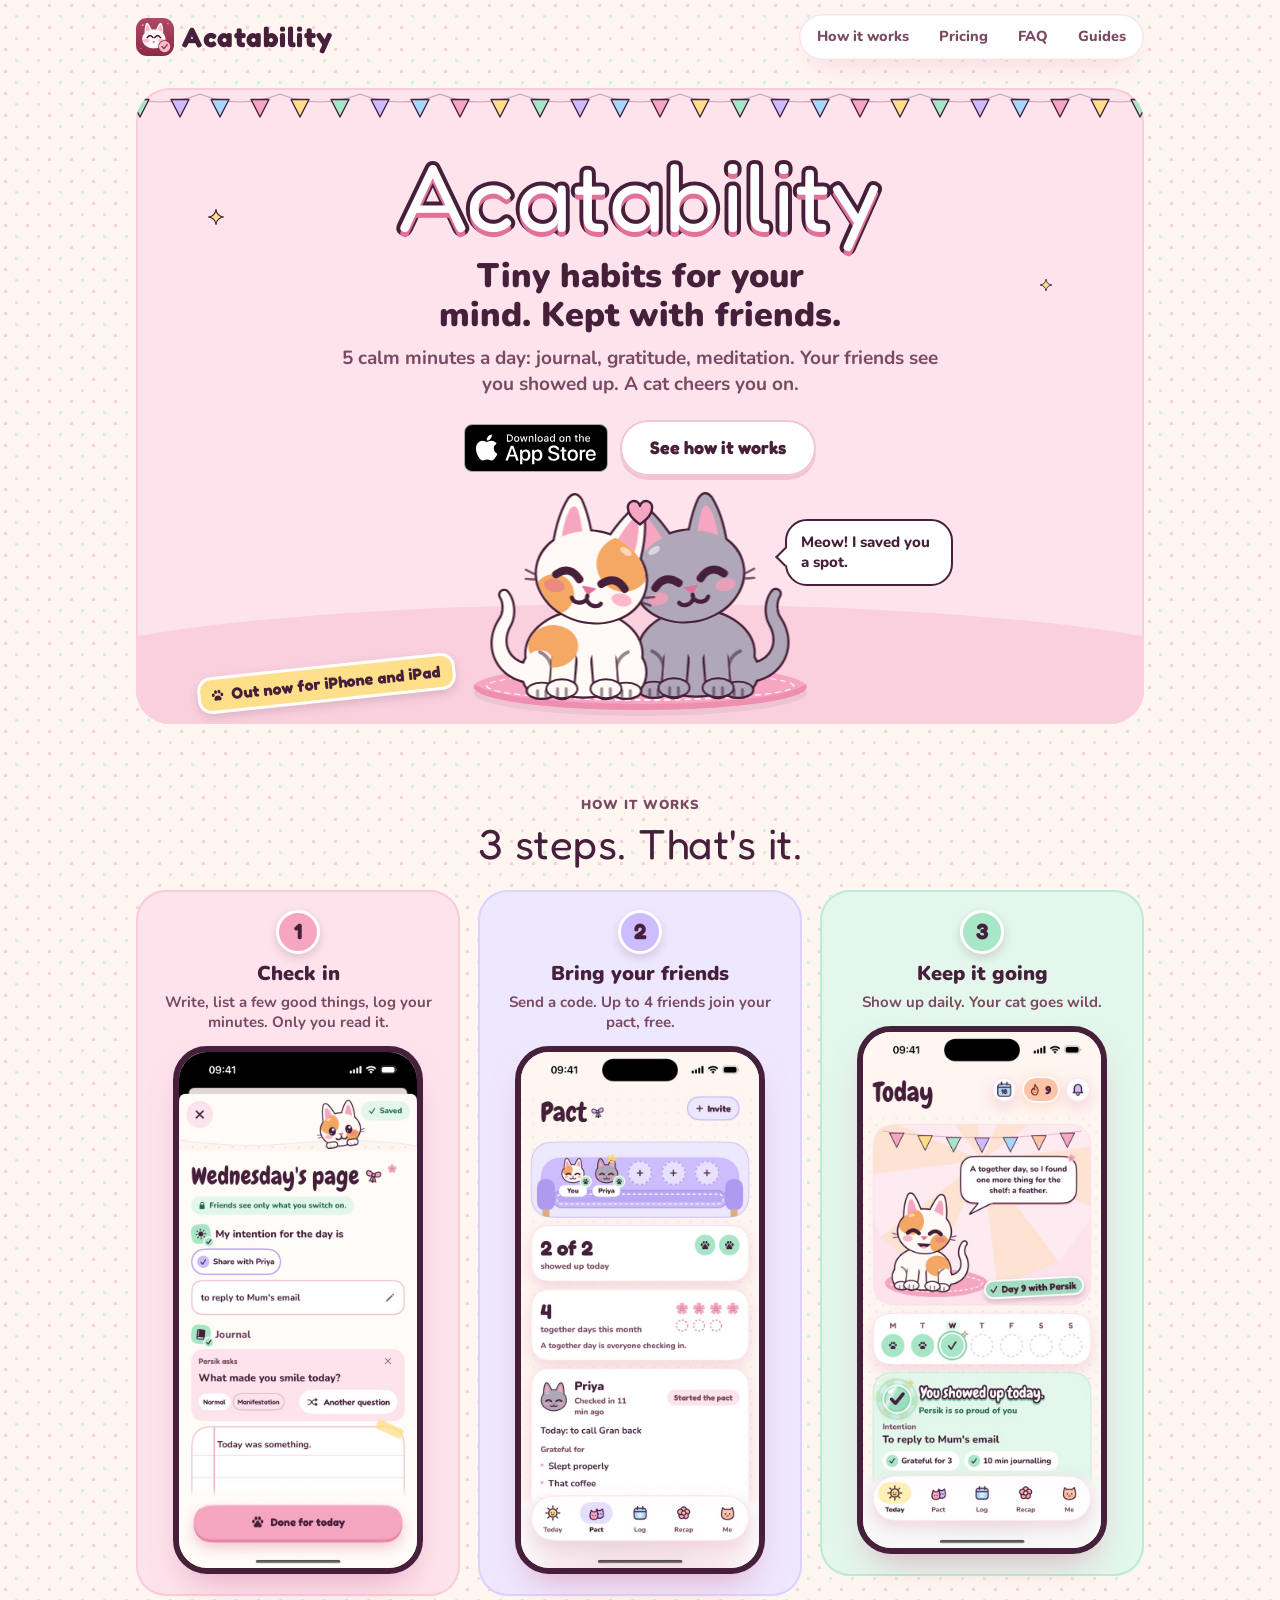
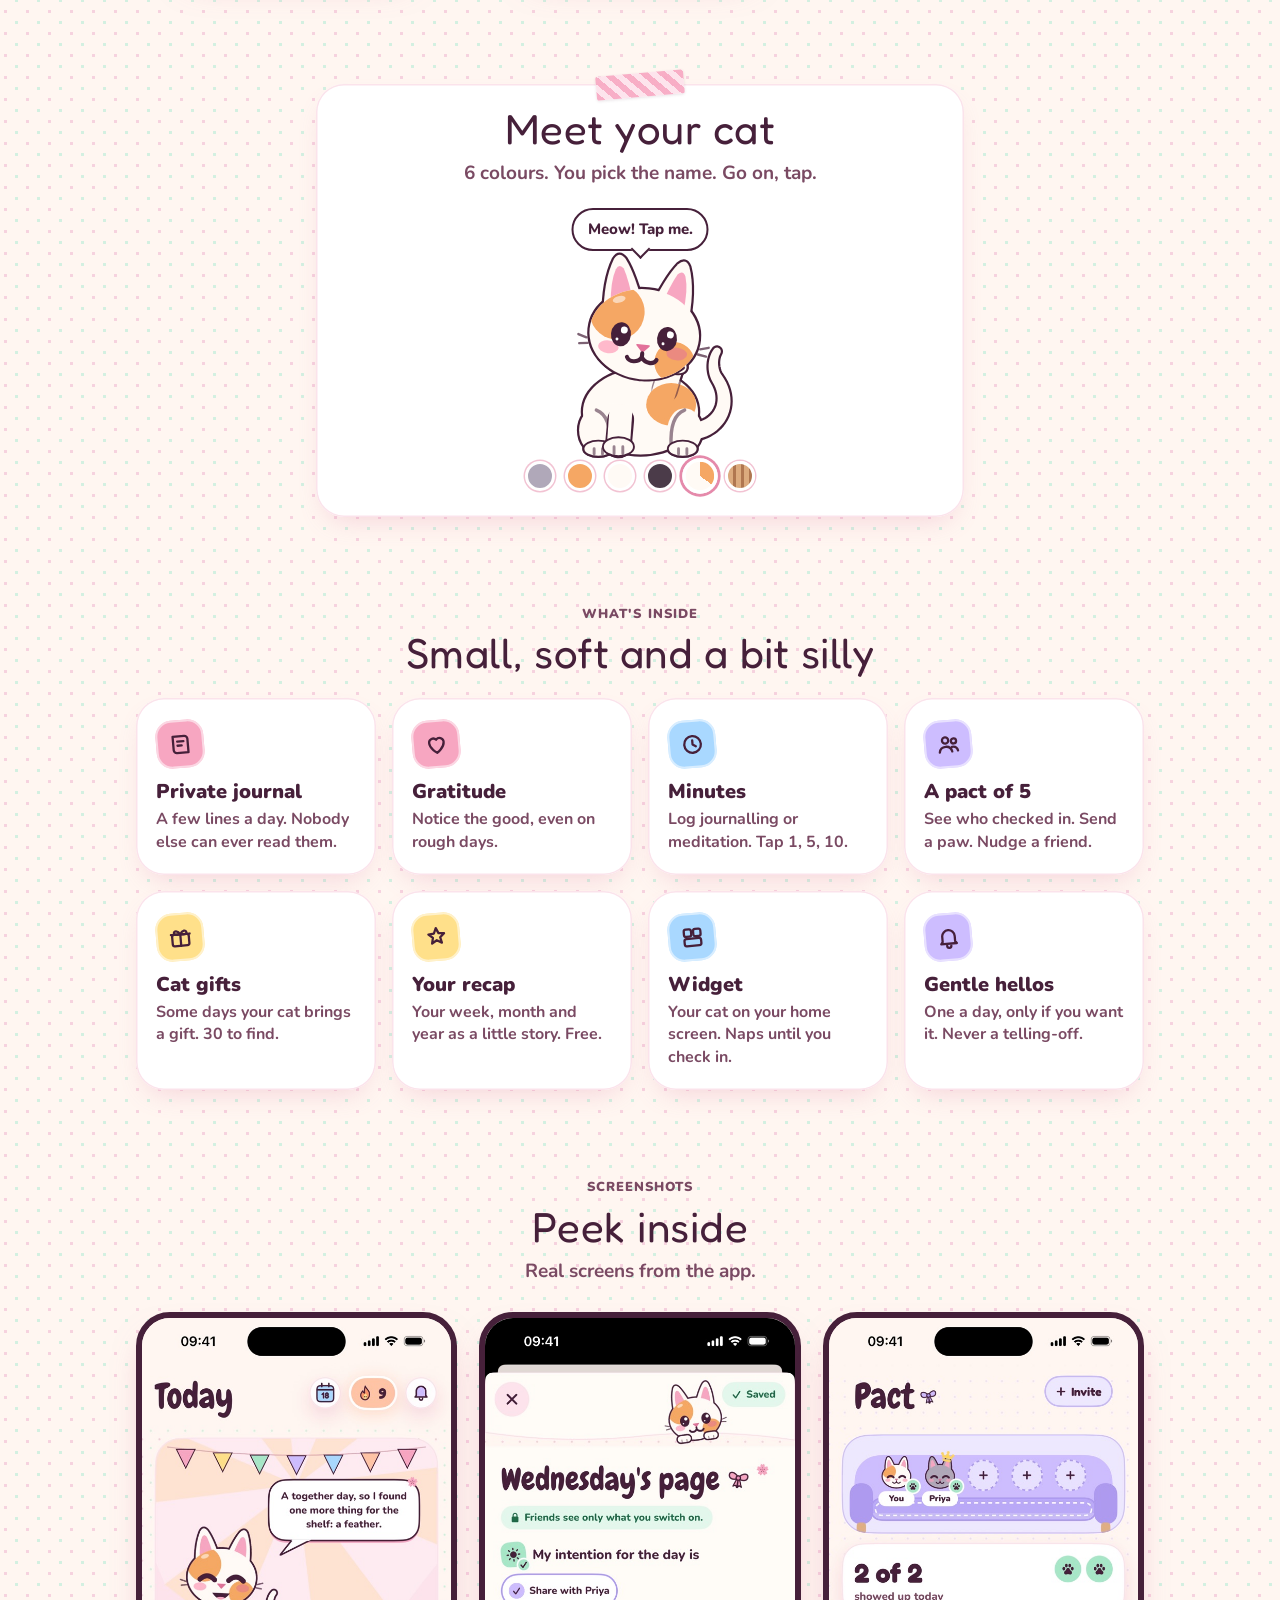
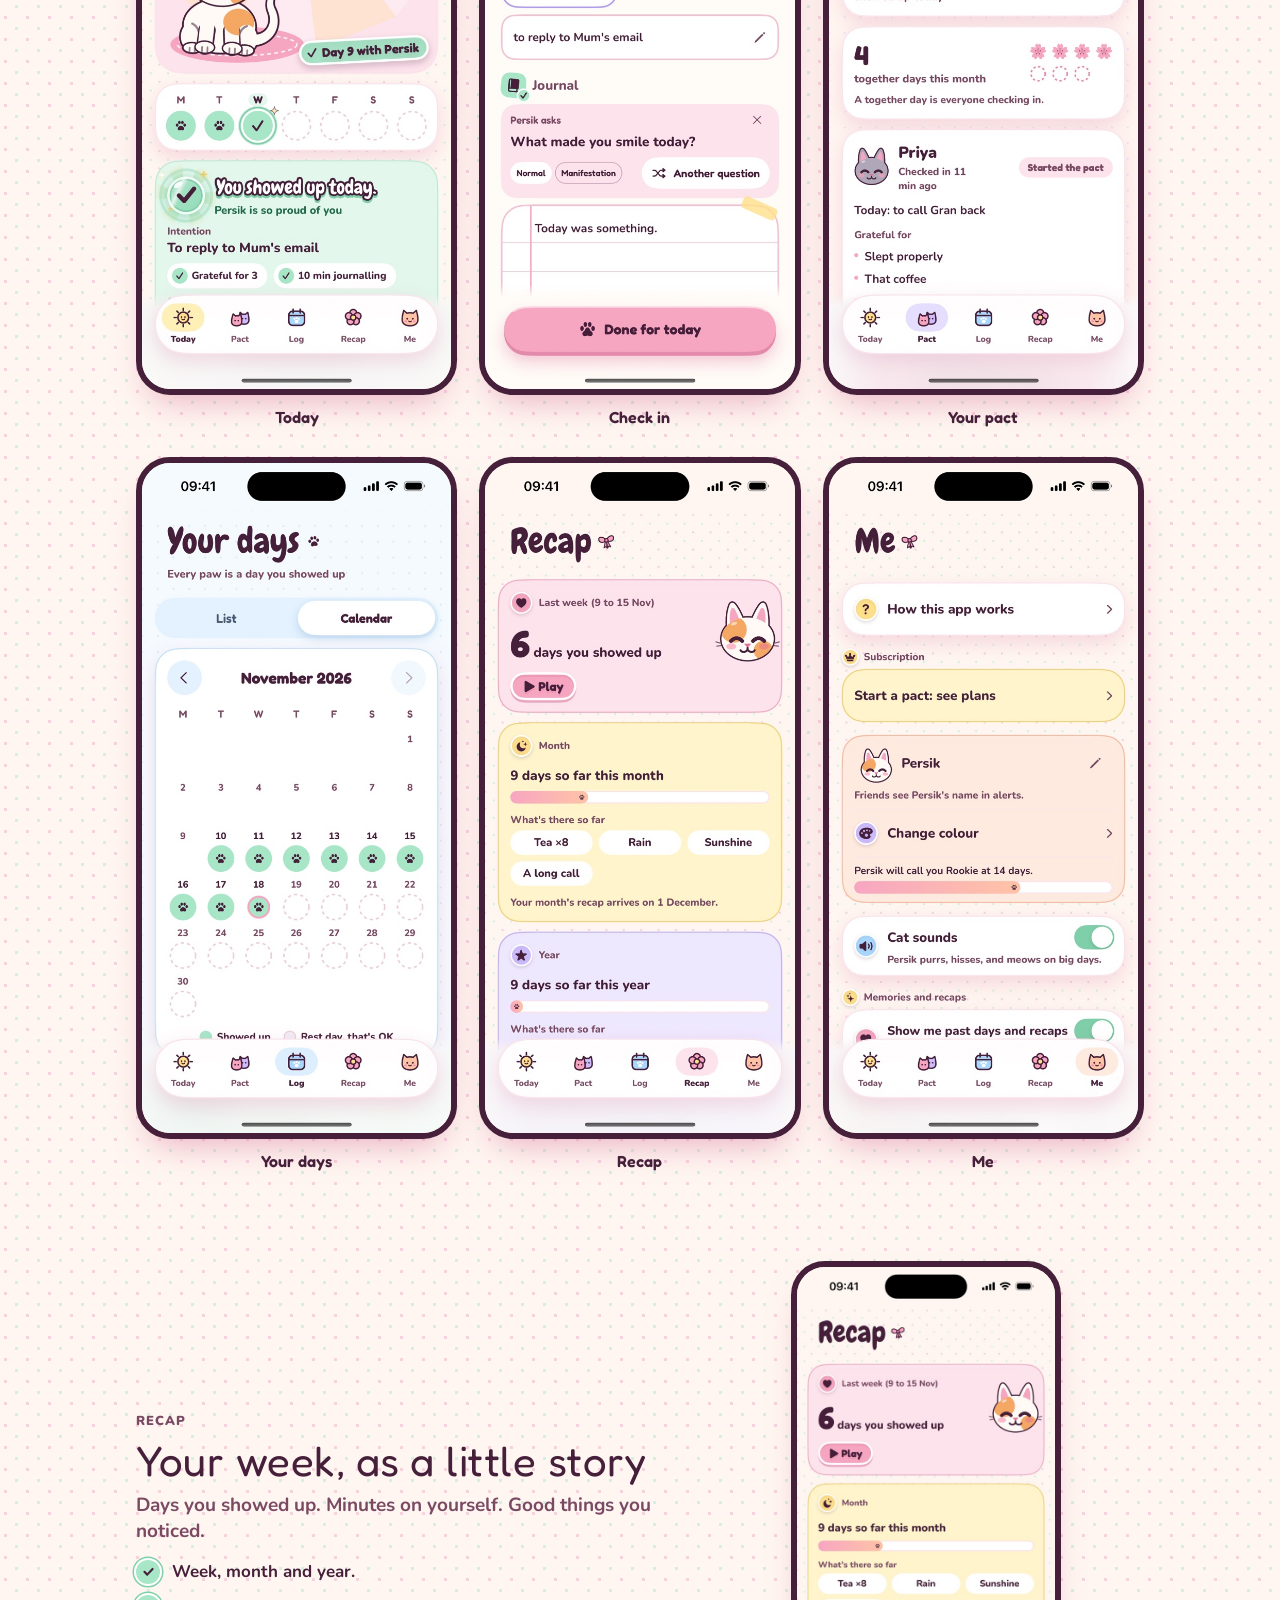
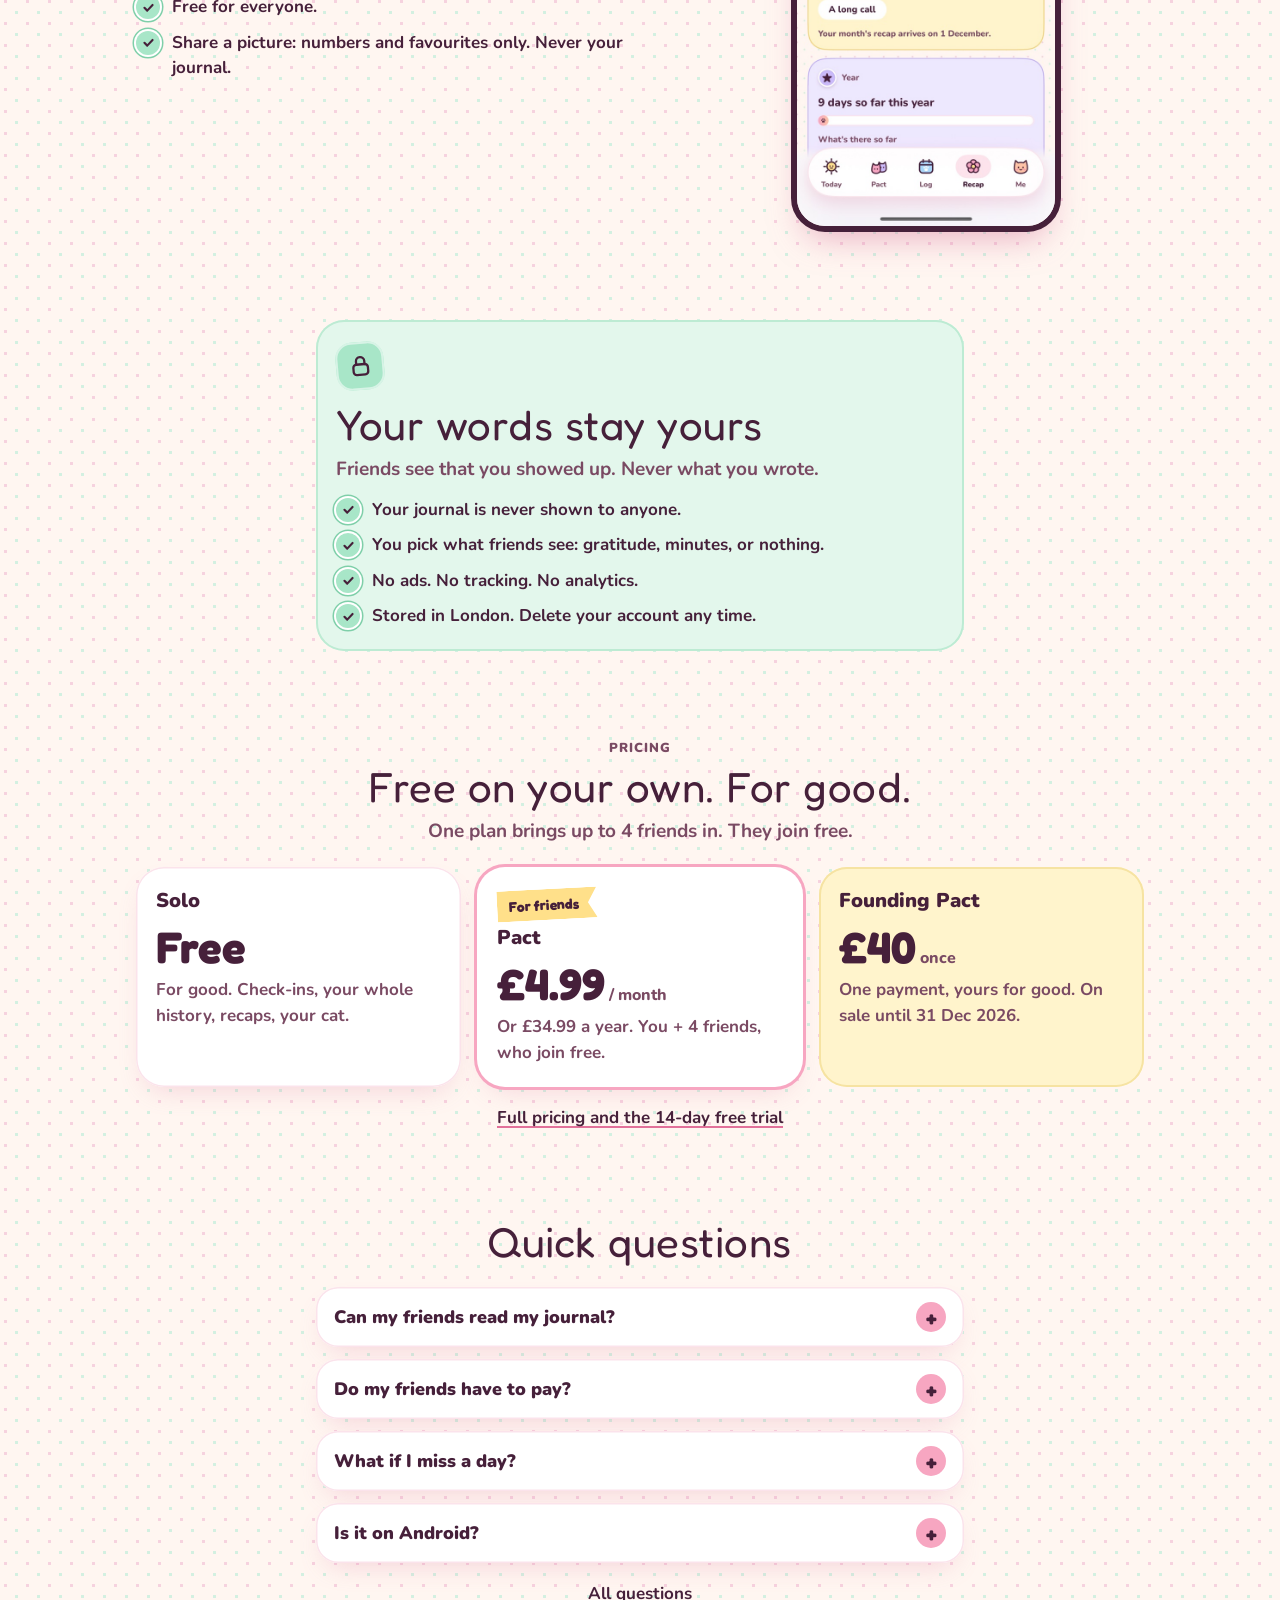
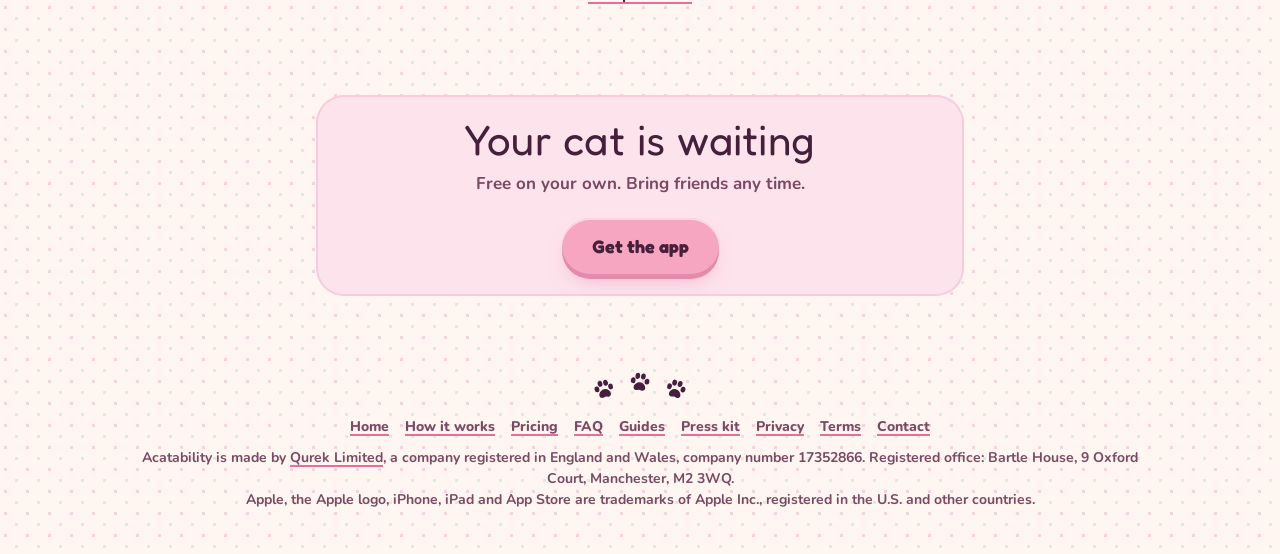
<file: acatability/index.html>
<!DOCTYPE html>
<html lang="en-GB">
<head>
  <meta charset="UTF-8" />
  <meta name="viewport" content="width=device-width, initial-scale=1.0" />
  <title>Acatability: mental-health habits with friends, and a cat</title>
  <meta name="description" content="Acatability is an app for iPhone and iPad where you keep small daily mental-health habits with friends: a private journal, gratitude and meditation minutes. Friends see you showed up, and a cute cat cheers you on. Free on your own." />
  <link rel="canonical" href="https://qurek.biz/acatability/" />
  <meta name="theme-color" content="#FFF6F1" media="(prefers-color-scheme: light)" />
  <meta name="theme-color" content="#2A1622" media="(prefers-color-scheme: dark)" />
  <meta property="og:site_name" content="Acatability" />
  <meta property="og:title" content="Acatability: mental-health habits with friends, and a cat" />
  <meta property="og:description" content="Acatability is an app for iPhone and iPad where you keep small daily mental-health habits with friends: a private journal, gratitude and meditation minutes. Friends see you showed up, and a cute cat cheers you on. Free on your own." />
  <meta property="og:url" content="https://qurek.biz/acatability/" />
  <meta property="og:type" content="website" />
  <meta property="og:image" content="https://qurek.biz/acatability/img/og.png" />
  <meta property="og:image:width" content="1200" />
  <meta property="og:image:height" content="630" />
  <meta name="twitter:card" content="summary_large_image" />
  <link rel="icon" type="image/png" href="/acatability/icon.png" />
  <link rel="apple-touch-icon" href="/acatability/icon.png" />
  <link rel="preconnect" href="https://fonts.googleapis.com" />
  <link rel="preconnect" href="https://fonts.gstatic.com" crossorigin />
  <link href="https://fonts.googleapis.com/css2?family=Chewy&family=Fredoka:wght@600;700&family=Nunito:wght@700;800;900&display=swap" rel="stylesheet" />
  <link rel="stylesheet" href="/acatability/site.css" />
  <script type="application/ld+json">
{
  "@context": "https://schema.org",
  "@graph": [
    {
      "@type": "Organization",
      "@id": "https://qurek.biz/#org",
      "name": "Qurek Limited",
      "url": "https://qurek.biz/",
      "email": "info@qurek.biz",
      "address": {
        "@type": "PostalAddress",
        "addressCountry": "GB"
      }
    },
    {
      "@type": "WebSite",
      "@id": "https://qurek.biz/acatability/#site",
      "name": "Acatability",
      "url": "https://qurek.biz/acatability/",
      "publisher": {
        "@id": "https://qurek.biz/#org"
      },
      "inLanguage": "en-GB"
    },
    {
      "@type": "MobileApplication",
      "@id": "https://qurek.biz/acatability/#app",
      "name": "Acatability",
      "description": "An app for iPhone and iPad where you keep small daily mental-health habits with friends. Each day you check in with a private journal, a few things you're grateful for and your journalling or meditation minutes. Friends in your pact see that you showed up, plus only what you choose to share. A cat cheers you on. Free on your own; one plan brings up to four friends in, and they join free.",
      "operatingSystem": "iOS",
      "applicationCategory": "LifestyleApplication",
      "url": "https://qurek.biz/acatability/",
      "downloadUrl": "https://apps.apple.com/app/id6805119917",
      "image": "https://qurek.biz/acatability/icon.png",
      "screenshot": [
        "https://qurek.biz/acatability/img/check-in.jpg",
        "https://qurek.biz/acatability/img/pact.jpg",
        "https://qurek.biz/acatability/img/today.jpg",
        "https://qurek.biz/acatability/img/history.jpg",
        "https://qurek.biz/acatability/img/recap.jpg"
      ],
      "author": {
        "@id": "https://qurek.biz/#org"
      },
      "publisher": {
        "@id": "https://qurek.biz/#org"
      },
      "offers": [
        {
          "@type": "Offer",
          "name": "Solo",
          "price": "0",
          "priceCurrency": "GBP"
        },
        {
          "@type": "Offer",
          "name": "Pact, monthly",
          "price": "4.99",
          "priceCurrency": "GBP"
        },
        {
          "@type": "Offer",
          "name": "Pact, yearly",
          "price": "34.99",
          "priceCurrency": "GBP"
        },
        {
          "@type": "Offer",
          "name": "Founding Pact, one payment",
          "price": "40.00",
          "priceCurrency": "GBP",
          "priceValidUntil": "2026-12-31"
        }
      ]
    }
  ]
}
  </script>
</head>
<body>
  <svg width="0" height="0" style="position:absolute" aria-hidden="true"><defs><symbol id="spark" viewBox="0 0 24 24"><path d="M12 2C12.8 8 16 11.2 22 12 16 12.8 12.8 16 12 22 11.2 16 8 12.8 2 12 8 11.2 11.2 8 12 2Z" fill="#FFE08A" stroke="#46203A" stroke-width="1.6" stroke-linejoin="round"/></symbol></defs></svg>
  <header class="site-head">
    <div class="wrap">
      <a class="logo" href="/acatability/"><img src="/acatability/icon.png" width="36" height="36" alt="" /><span class="logo-word">Acatability</span></a>
      <ul class="nav">
        <li><a href="/acatability/how-it-works/">How it works</a></li>
        <li><a href="/acatability/pricing/">Pricing</a></li>
        <li><a href="/acatability/faq/">FAQ</a></li>
        <li><a href="/acatability/guides/">Guides</a></li>
      </ul>
    </div>
  </header>

  <main>

    <section class="hero">
      <div class="wrap">
        <div class="hero-card">
          <div class="bunting" aria-hidden="true"></div>
          <img class="spark" src="/acatability/img/ui/sparkle.svg" alt="" aria-hidden="true" width="18" /><img class="spark" src="/acatability/img/ui/sparkle.svg" alt="" aria-hidden="true" width="14" /><img class="spark" src="/acatability/img/ui/sparkle.svg" alt="" aria-hidden="true" width="14" />
          <h1 class="sticker">Acatability</h1>
          <p class="h1">Tiny habits for your mind. Kept with friends.</p>
          <p class="lede">5 calm minutes a day: journal, gratitude, meditation. Your friends see you showed up. A cat cheers you on.</p>
          <div class="cta-row">
            <a class="app-badge" href="https://apps.apple.com/app/id6805119917"><img src="/acatability/img/app-store-badge.svg" width="144" height="48" alt="Download on the App Store" /></a>
            <a class="button ghost" href="/acatability/how-it-works/">See how it works</a>
          </div>
          <div class="scene">
            <div class="scene-in">
              <div class="duo-wrap">
                <div class="cushion" aria-hidden="true"></div>
                <div class="duo" role="img" aria-label="Two cats touching heads">
                  <div class="duo-cat right"><canvas id="cat-r"></canvas></div>
                  <div class="duo-cat left"><canvas id="cat-l"></canvas></div>
                  <img class="duo-heart" src="/acatability/img/ui/heart.svg" alt="" aria-hidden="true" />
                </div>
                <p class="speech">Meow! I saved you a spot.</p>
              </div>
            </div>
            <span class="die"><img src="/acatability/img/ui/paw.svg" alt="" aria-hidden="true" />Out now for iPhone and iPad</span>
          </div>
        </div>
      </div>
    </section>

    <section aria-labelledby="steps-title">
      <div class="wrap">
        <div class="section-head center"><p class="eyebrow">How it works</p><h2 id="steps-title">3 steps. That's it.</h2></div>
        <div class="steps">
          <figure class="step">
            <div class="num">1</div>
            <h3>Check in</h3>
            <p>Write, list a few good things, log your minutes. Only you read it.</p>
            <img class="phone" src="/acatability/img/check-in.jpg" width="600" height="1300" alt="The daily check-in: an intention, a journal prompt from your cat, and Done for today" loading="lazy" />
          </figure>
          <figure class="step">
            <div class="num">2</div>
            <h3>Bring your friends</h3>
            <p>Send a code. Up to 4 friends join your pact, free.</p>
            <img class="phone" src="/acatability/img/pact.jpg" width="600" height="1300" alt="The Pact tab: you and Priya on the sofa, 2 of 2 showed up today, 4 together days this month" loading="lazy" />
          </figure>
          <figure class="step">
            <div class="num">3</div>
            <h3>Keep it going</h3>
            <p>Show up daily. Your cat goes wild.</p>
            <img class="phone" src="/acatability/img/today.jpg" width="600" height="1300" alt="Today: Persik the cat cheers under bunting, day 9, and you showed up today" loading="lazy" />
          </figure>
        </div>
        <p class="swipe-hint">Swipe for more</p>
      </div>
    </section>

    <section aria-labelledby="cat-title">
      <div class="wrap narrow">
        <div class="card washi center meet">
          <div class="section-head center"><h2 id="cat-title">Meet your cat</h2><p class="lede">6 colours. You pick the name. Go on, tap.</p></div>
          <div class="stage-wrap">
            <p class="bubble" id="bubble" aria-live="polite">Meow!</p>
            <button class="stage" id="cat-stage" type="button" aria-label="The Acatability cat. Tap for a trick">
              <canvas id="cat" aria-hidden="true"></canvas>
            </button>
          </div>
          <div class="swatches" role="group" aria-label="Pick a cat colour">
            <button type="button" data-color="grey" style="--c:#B0A8B9" aria-label="Grey" aria-pressed="false"></button>
            <button type="button" data-color="orange" style="--c:#F5A764" aria-label="Orange" aria-pressed="false"></button>
            <button type="button" data-color="white" style="--c:#FFFAF5" aria-label="White" aria-pressed="false"></button>
            <button type="button" data-color="black" style="--c:#4B3B49" aria-label="Black" aria-pressed="false"></button>
            <button type="button" data-color="calico" style="--c:conic-gradient(#F5A764 0 35%, #FFFAF5 0)" aria-label="Calico" aria-pressed="true"></button>
            <button type="button" data-color="tabby" style="--c:repeating-linear-gradient(90deg,#DCAA7E 0 5px,#B07650 5px 8px)" aria-label="Tabby" aria-pressed="false"></button>
          </div>
        </div>
      </div>
    </section>

    <section aria-labelledby="inside-title">
      <div class="wrap">
        <div class="section-head center"><p class="eyebrow">What's inside</p><h2 id="inside-title">Small, soft and a bit silly</h2></div>
        <div class="grid four">
          <div class="card feature"><div class="icon"><svg viewBox="0 0 24 24" fill="none" stroke="currentColor" stroke-width="2" stroke-linecap="round" stroke-linejoin="round" aria-hidden="true"><path d="M5 4h11a3 3 0 0 1 3 3v13H8a3 3 0 0 1-3-3z"/><path d="M9 9h6M9 13h4"/></svg></div><h3>Private journal</h3><p>A few lines a day. Nobody else can ever read them.</p></div><div class="card feature"><div class="icon"><svg viewBox="0 0 24 24" fill="none" stroke="currentColor" stroke-width="2" stroke-linecap="round" stroke-linejoin="round" aria-hidden="true"><path d="M12 20s-7-4.4-7-10a4 4 0 0 1 7-2.6A4 4 0 0 1 19 10c0 5.6-7 10-7 10z"/></svg></div><h3>Gratitude</h3><p>Notice the good, even on rough days.</p></div><div class="card feature"><div class="icon sky"><svg viewBox="0 0 24 24" fill="none" stroke="currentColor" stroke-width="2" stroke-linecap="round" stroke-linejoin="round" aria-hidden="true"><circle cx="12" cy="12" r="8"/><path d="M12 8v4l3 2"/></svg></div><h3>Minutes</h3><p>Log journalling or meditation. Tap 1, 5, 10.</p></div><div class="card feature"><div class="icon lav"><svg viewBox="0 0 24 24" fill="none" stroke="currentColor" stroke-width="2" stroke-linecap="round" stroke-linejoin="round" aria-hidden="true"><circle cx="9" cy="8" r="3"/><circle cx="17" cy="9" r="2.5"/><path d="M3 19c.6-3.4 3-5 6-5s5.4 1.6 6 5M15 14.5c2.6-.3 5 1 5.6 4"/></svg></div><h3>A pact of 5</h3><p>See who checked in. Send a paw. Nudge a friend.</p></div><div class="card feature"><div class="icon butter"><svg viewBox="0 0 24 24" fill="none" stroke="currentColor" stroke-width="2" stroke-linecap="round" stroke-linejoin="round" aria-hidden="true"><rect x="4" y="9" width="16" height="11" rx="2"/><path d="M3 9h18M12 9v11M12 9c-2-4-6-4-6-1.5S10 9 12 9c2 0 6 1 6-1.5S14 5 12 9z"/></svg></div><h3>Cat gifts</h3><p>Some days your cat brings a gift. 30 to find.</p></div><div class="card feature"><div class="icon butter"><svg viewBox="0 0 24 24" fill="none" stroke="currentColor" stroke-width="2" stroke-linecap="round" stroke-linejoin="round" aria-hidden="true"><path d="M12 3l2.2 5 5.3.5-4 3.6 1.2 5.3L12 14.7 7.3 17.4l1.2-5.3-4-3.6 5.3-.5z"/></svg></div><h3>Your recap</h3><p>Your week, month and year as a little story. Free.</p></div><div class="card feature"><div class="icon sky"><svg viewBox="0 0 24 24" fill="none" stroke="currentColor" stroke-width="2" stroke-linecap="round" stroke-linejoin="round" aria-hidden="true"><rect x="4" y="4" width="7" height="7" rx="2"/><rect x="13" y="4" width="7" height="7" rx="2"/><rect x="4" y="13" width="16" height="7" rx="2"/></svg></div><h3>Widget</h3><p>Your cat on your home screen. Naps until you check in.</p></div><div class="card feature"><div class="icon lav"><svg viewBox="0 0 24 24" fill="none" stroke="currentColor" stroke-width="2" stroke-linecap="round" stroke-linejoin="round" aria-hidden="true"><path d="M6 16V11a6 6 0 0 1 12 0v5l1.5 2h-15z"/><path d="M10 20a2 2 0 0 0 4 0"/></svg></div><h3>Gentle hellos</h3><p>One a day, only if you want it. Never a telling-off.</p></div>
        </div>
      </div>
    </section>

    <section aria-labelledby="peek-title">
      <div class="wrap">
        <div class="section-head center"><p class="eyebrow">Screenshots</p><h2 id="peek-title">Peek inside</h2><p class="lede">Real screens from the app.</p></div>
        <div class="gallery">
          <figure class="shot"><img class="phone" src="/acatability/img/today.jpg" width="600" height="1300" alt="Today: Persik the cat cheers under bunting, day 9, and you showed up today" loading="lazy" /><figcaption>Today</figcaption></figure><figure class="shot"><img class="phone" src="/acatability/img/check-in.jpg" width="600" height="1300" alt="The daily check-in: an intention, a journal prompt from your cat, and Done for today" loading="lazy" /><figcaption>Check in</figcaption></figure><figure class="shot"><img class="phone" src="/acatability/img/pact.jpg" width="600" height="1300" alt="The Pact tab: you and Priya on the sofa, 2 of 2 showed up today, 4 together days this month" loading="lazy" /><figcaption>Your pact</figcaption></figure><figure class="shot"><img class="phone" src="/acatability/img/history.jpg" width="600" height="1300" alt="Your days: a calendar with a paw on every day you showed up" loading="lazy" /><figcaption>Your days</figcaption></figure><figure class="shot"><img class="phone" src="/acatability/img/recap.jpg" width="600" height="1300" alt="Recap: 6 days you showed up last week, with a Play button, plus month and year" loading="lazy" /><figcaption>Recap</figcaption></figure><figure class="shot"><img class="phone" src="/acatability/img/me.jpg" width="600" height="1300" alt="Me: your cat&#x27;s name and colour, cat sounds and settings" loading="lazy" /><figcaption>Me</figcaption></figure>
        </div>
        <p class="swipe-hint">Swipe for more</p>
      </div>
    </section>

    <section aria-labelledby="recap-title">
      <div class="wrap">
        <div class="split">
          <div>
            <p class="eyebrow">Recap</p>
            <h2 id="recap-title">Your week, as a little story</h2>
            <p class="lede">Days you showed up. Minutes on yourself. Good things you noticed.</p>
            <ul class="ticks">
              <li>Week, month and year.</li>
              <li>Free for everyone.</li>
              <li>Share a picture: numbers and favourites only. Never your journal.</li>
            </ul>
          </div>
          <img class="phone" src="/acatability/img/recap.jpg" width="600" height="1300" alt="Recap: 6 days you showed up last week, with a Play button, plus month and year" loading="lazy" />
        </div>
      </div>
    </section>

    <section aria-labelledby="private-title">
      <div class="wrap narrow">
        <div class="card mint">
          <div class="icon mint"><svg viewBox="0 0 24 24" fill="none" stroke="currentColor" stroke-width="2" stroke-linecap="round" stroke-linejoin="round" aria-hidden="true"><rect x="5" y="10" width="14" height="10" rx="3"/><path d="M8 10V7a4 4 0 0 1 8 0v3"/></svg></div>
          <h2 id="private-title">Your words stay yours</h2>
          <p class="lede">Friends see that you showed up. Never what you wrote.</p>
          <ul class="ticks">
            <li>Your journal is never shown to anyone.</li>
            <li>You pick what friends see: gratitude, minutes, or nothing.</li>
            <li>No ads. No tracking. No analytics.</li>
            <li>Stored in London. Delete your account any time.</li>
          </ul>
        </div>
      </div>
    </section>

    <section aria-labelledby="price-title">
      <div class="wrap">
        <div class="section-head center"><p class="eyebrow">Pricing</p><h2 id="price-title">Free on your own. For good.</h2><p class="lede">One plan brings up to 4 friends in. They join free.</p></div>
        <div class="grid three">
          <div class="card price-card">
            <h3>Solo</h3>
            <p class="price">Free</p>
            <p class="muted">For good. Check-ins, your whole history, recaps, your cat.</p>
          </div>
          <div class="card price-card best">
            <span class="tag ribbon-tag">For friends</span>
            <h3>Pact</h3>
            <p class="price">£4.99<small> / month</small></p>
            <p class="muted">Or £34.99 a year. You + 4 friends, who join free.</p>
          </div>
          <div class="card price-card gold">
            <h3>Founding Pact</h3>
            <p class="price">£40<small> once</small></p>
            <p class="muted">One payment, yours for good. On sale until 31 Dec 2026.</p>
          </div>
        </div>
        <p class="center" style="margin-top:18px"><a href="/acatability/pricing/">Full pricing and the 14-day free trial</a></p>
      </div>
    </section>

    <section aria-labelledby="faq-title">
      <div class="wrap narrow">
        <div class="section-head center"><h2 id="faq-title">Quick questions</h2></div>
        <div class="faq">
          <details>
            <summary>Can my friends read my journal?</summary>
            <p>No. Your journal is never shown to anyone. Friends see that you checked in, plus only what you choose to share, like your gratitude or minutes.</p>
          </details>
          <details>
            <summary>Do my friends have to pay?</summary>
            <p>No. One person pays. Everyone they invite joins free.</p>
          </details>
          <details>
            <summary>What if I miss a day?</summary>
            <p>Nothing bad happens. Your total days stay, and your cat never tells you off. Just check in the next day.</p>
          </details>
          <details>
            <summary>Is it on Android?</summary>
            <p>Not yet. Acatability is made for iPhone and iPad.</p>
          </details>
        </div>
        <p class="center" style="margin-top:18px"><a href="/acatability/faq/">All questions</a></p>
      </div>
    </section>

    <section id="join" aria-labelledby="join-title">
      <div class="wrap narrow">
        <div class="card tinted center">
          <h2 id="join-title">Your cat is waiting</h2>
          <p class="muted">Free on your own. Bring friends any time.</p>
          <div class="cta-row"><a class="button" href="https://apps.apple.com/app/id6805119917">Get the app</a></div>
        </div>
      </div>
    </section>
  </main>

  <footer class="site-foot">
    <div class="wrap">
      <div class="paws" aria-hidden="true"><img src="/acatability/img/ui/paw.svg" alt="" width="26" height="26" /><img src="/acatability/img/ui/paw.svg" alt="" width="26" height="26" /><img src="/acatability/img/ui/paw.svg" alt="" width="26" height="26" /></div>
      <nav aria-label="Footer">
        <a href="/acatability/">Home</a>
        <a href="/acatability/how-it-works/">How it works</a>
        <a href="/acatability/pricing/">Pricing</a>
        <a href="/acatability/faq/">FAQ</a>
        <a href="/acatability/guides/">Guides</a>
        <a href="/acatability/press/">Press kit</a>
        <a href="https://niacod.github.io/acatability-legal/privacy">Privacy</a>
        <a href="https://niacod.github.io/acatability-legal/terms">Terms</a>
        <a href="mailto:info@qurek.biz">Contact</a>
      </nav>
      <p>Acatability is made by <a href="/">Qurek Limited</a>, a company registered in England and Wales, company number 17352866. Registered office: Bartle House, 9 Oxford Court, Manchester, M2 3WQ.</p>
      <p class="small">Apple, the Apple logo, iPhone, iPad and App Store are trademarks of Apple Inc., registered in the U.S. and other countries.</p>
    </div>
  </footer>
  <script src="/acatability/cat.js"></script>
  <script>
    // The app's cat: tap for a trick and a new line in the speech bubble
    // (typed letter by letter, like in the app). Swatches change his
    // colour.
    (function () {
      // The hero's two cats touching heads, like the app's sign-in.
      if (document.getElementById("cat-r")) {
        new AcatCat(document.getElementById("cat-r"), { color: "grey", mood: "happy", nuzzle: true });
        new AcatCat(document.getElementById("cat-l"), { color: "calico", mood: "happy", nuzzle: true });
      }
      var cat = new AcatCat(document.getElementById("cat"), { color: "calico" });
      var bubble = document.getElementById("bubble");
      var still = window.matchMedia("(prefers-reduced-motion: reduce)").matches;
      var tricks = ["wave", "clap", "jump", "purr"], next = 0;
      var lines = ["Meow!", "Did you check in today?", "Bring a friend. I'll cheer for two.", "Purr...", "I never tell you off.", "Meow! Pick my colour."];
      var line = 0, typing = null;
      function say(text) {
        clearInterval(typing);
        if (still) { bubble.textContent = text; return; }
        var i = 0;
        bubble.textContent = "";
        typing = setInterval(function () {
          bubble.textContent = text.slice(0, ++i);
          if (i >= text.length) clearInterval(typing);
        }, 38);
      }
      document.getElementById("cat-stage").addEventListener("click", function () {
        cat.play(tricks[next]);
        next = (next + 1) % tricks.length;
        line = (line + 1) % lines.length;
        say(lines[line]);
      });
      document.querySelectorAll(".swatches button").forEach(function (b) {
        b.addEventListener("click", function () {
          document.querySelectorAll(".swatches button").forEach(function (o) { o.setAttribute("aria-pressed", "false"); });
          b.setAttribute("aria-pressed", "true");
          cat.setColor(b.getAttribute("data-color"));
          cat.play("jump");
          say("Ooh, " + b.getAttribute("aria-label").toLowerCase() + "!");
        });
      });
      var seen = false;
      new IntersectionObserver(function (es) {
        if (seen || !es[0].isIntersecting) return;
        seen = true;
        setTimeout(function () { cat.play("wave"); next = 1; say("Meow! Tap me."); }, 400);
      }).observe(document.getElementById("cat-stage"));
    })();
  </script>
</body>
</html>
</file>
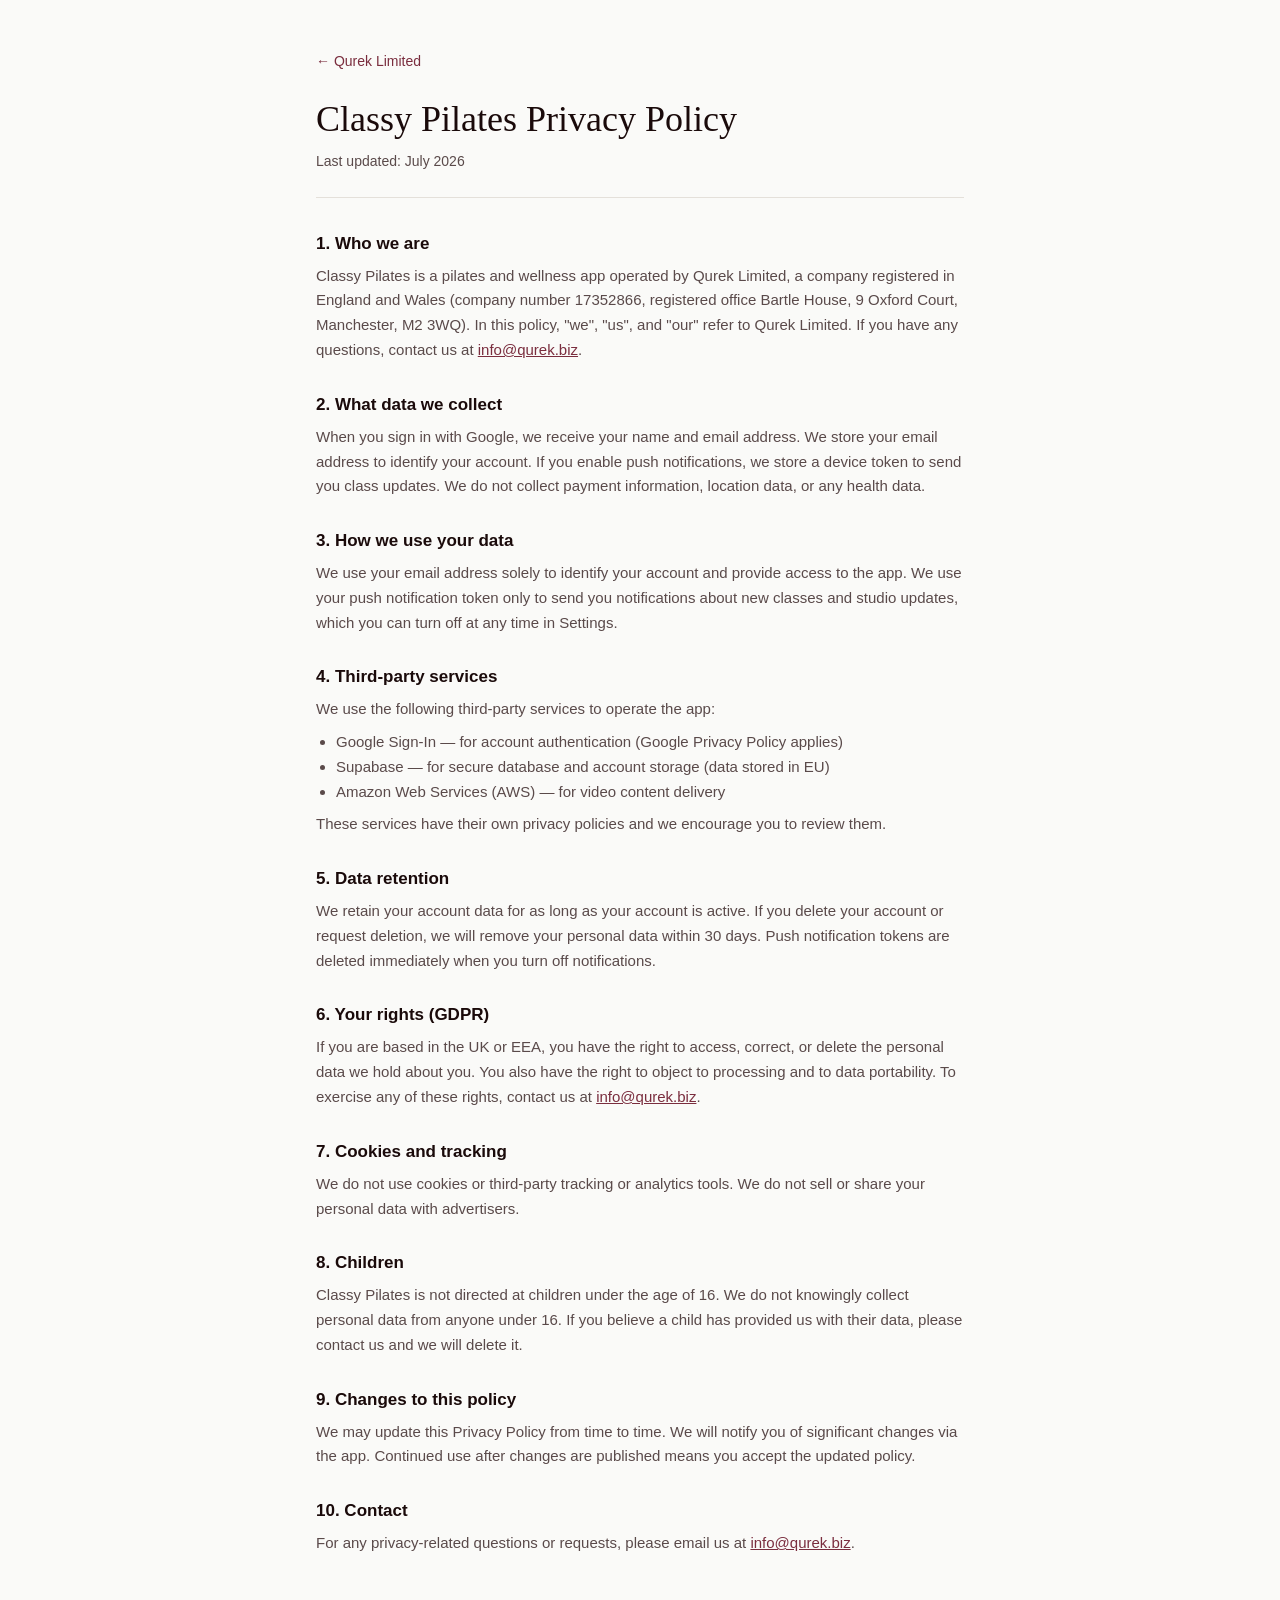
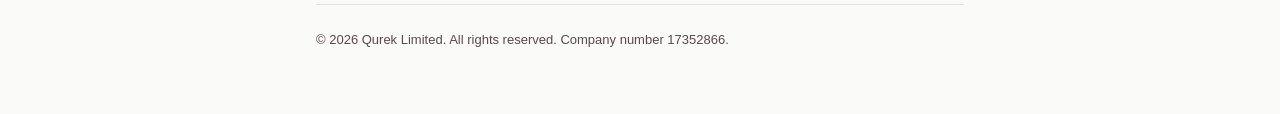
<file: privacy/index.html>
<!DOCTYPE html>
<html lang="en">
<head>
  <meta charset="UTF-8" />
  <meta name="viewport" content="width=device-width, initial-scale=1.0" />
  <title>Classy Pilates Privacy Policy</title>
  <style>
    :root {
      --bg: #FAFAF8;
      --text: #1A0A0A;
      --text-secondary: #5A4A4A;
      --accent: #7A2D3E;
      --rule: #E4E0DA;
    }

    @media (prefers-color-scheme: dark) {
      :root {
        --bg: #1E0A0A;
        --text: #F4F1EA;
        --text-secondary: #C4A898;
        --accent: #A03A50;
        --rule: #3A1818;
      }
    }

    * { box-sizing: border-box; }

    body {
      margin: 0;
      background: var(--bg);
      color: var(--text);
      font-family: -apple-system, BlinkMacSystemFont, 'Segoe UI', Arial, sans-serif;
      line-height: 1.65;
    }

    main {
      max-width: 680px;
      margin: 0 auto;
      padding: 48px 16px 64px;
    }

    a { color: var(--accent); }

    .back { font-size: 14px; text-decoration: none; }

    h1 {
      font-family: Georgia, serif;
      font-weight: normal;
      font-size: 36px;
      line-height: 1.2;
      margin: 24px 0 8px;
    }

    .updated {
      color: var(--text-secondary);
      font-size: 14px;
      margin: 0 0 32px;
      padding-bottom: 24px;
      border-bottom: 1px solid var(--rule);
    }

    h2 {
      font-size: 17px;
      margin: 28px 0 6px;
    }

    p, li { color: var(--text-secondary); font-size: 15px; }
    p { margin: 0; }
    ul { margin: 8px 0; padding-left: 20px; }

    footer {
      margin-top: 48px;
      padding-top: 24px;
      border-top: 1px solid var(--rule);
      color: var(--text-secondary);
      font-size: 13px;
    }
  </style>
</head>
<body>
  <main>
    <a class="back" href="/">← Qurek Limited</a>
    <h1>Classy Pilates Privacy Policy</h1>
    <p class="updated">Last updated: July 2026</p>

    <h2>1. Who we are</h2>
    <p>Classy Pilates is a pilates and wellness app operated by Qurek Limited, a company registered in England and Wales (company number 17352866, registered office Bartle House, 9 Oxford Court, Manchester, M2 3WQ). In this policy, "we", "us", and "our" refer to Qurek Limited. If you have any questions, contact us at <a href="mailto:info@qurek.biz">info@qurek.biz</a>.</p>

    <h2>2. What data we collect</h2>
    <p>When you sign in with Google, we receive your name and email address. We store your email address to identify your account. If you enable push notifications, we store a device token to send you class updates. We do not collect payment information, location data, or any health data.</p>

    <h2>3. How we use your data</h2>
    <p>We use your email address solely to identify your account and provide access to the app. We use your push notification token only to send you notifications about new classes and studio updates, which you can turn off at any time in Settings.</p>

    <h2>4. Third-party services</h2>
    <p>We use the following third-party services to operate the app:</p>
    <ul>
      <li>Google Sign-In — for account authentication (Google Privacy Policy applies)</li>
      <li>Supabase — for secure database and account storage (data stored in EU)</li>
      <li>Amazon Web Services (AWS) — for video content delivery</li>
    </ul>
    <p>These services have their own privacy policies and we encourage you to review them.</p>

    <h2>5. Data retention</h2>
    <p>We retain your account data for as long as your account is active. If you delete your account or request deletion, we will remove your personal data within 30 days. Push notification tokens are deleted immediately when you turn off notifications.</p>

    <h2>6. Your rights (GDPR)</h2>
    <p>If you are based in the UK or EEA, you have the right to access, correct, or delete the personal data we hold about you. You also have the right to object to processing and to data portability. To exercise any of these rights, contact us at <a href="mailto:info@qurek.biz">info@qurek.biz</a>.</p>

    <h2>7. Cookies and tracking</h2>
    <p>We do not use cookies or third-party tracking or analytics tools. We do not sell or share your personal data with advertisers.</p>

    <h2>8. Children</h2>
    <p>Classy Pilates is not directed at children under the age of 16. We do not knowingly collect personal data from anyone under 16. If you believe a child has provided us with their data, please contact us and we will delete it.</p>

    <h2>9. Changes to this policy</h2>
    <p>We may update this Privacy Policy from time to time. We will notify you of significant changes via the app. Continued use after changes are published means you accept the updated policy.</p>

    <h2>10. Contact</h2>
    <p>For any privacy-related questions or requests, please email us at <a href="mailto:info@qurek.biz">info@qurek.biz</a>.</p>

    <footer>&copy; 2026 Qurek Limited. All rights reserved. Company number 17352866.</footer>
  </main>
</body>
</html>
</file>
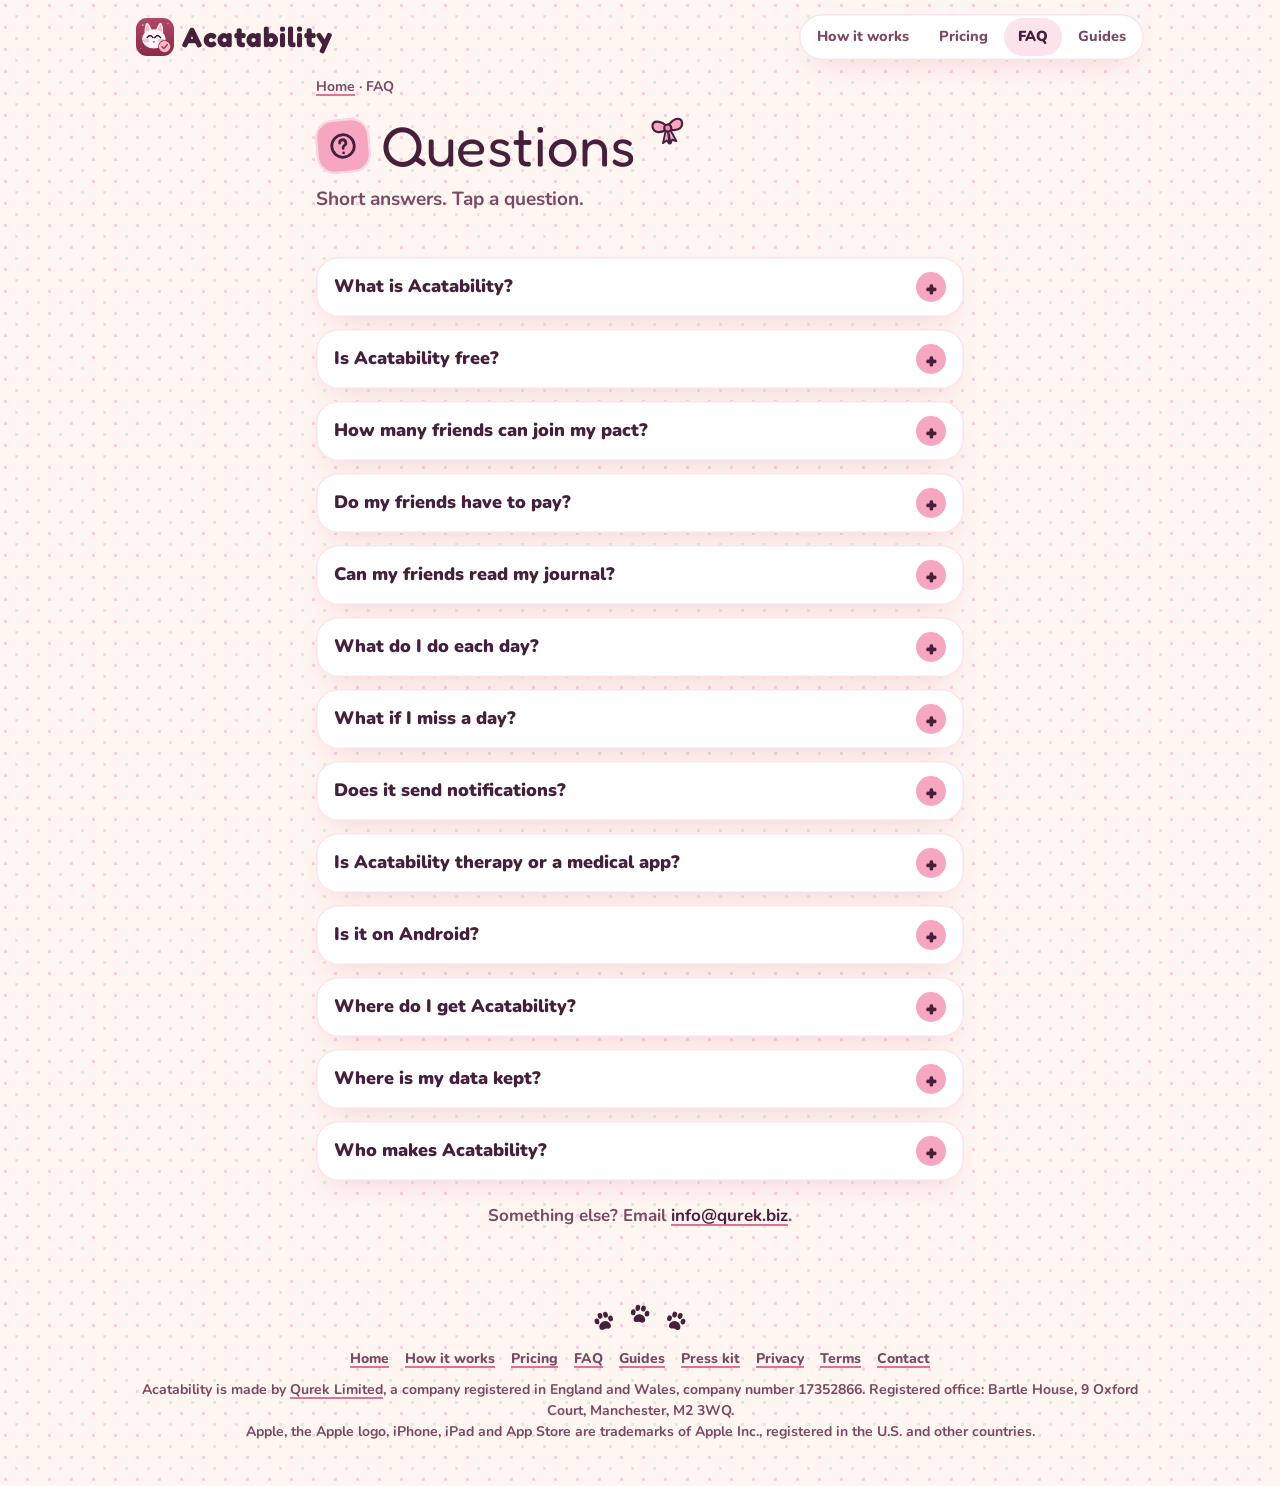
<file: acatability/faq/index.html>
<!DOCTYPE html>
<html lang="en-GB">
<head>
  <meta charset="UTF-8" />
  <meta name="viewport" content="width=device-width, initial-scale=1.0" />
  <title>Acatability FAQ: price, privacy, friends and the cat</title>
  <meta name="description" content="Answers about Acatability: is it free, how many friends can join, can friends read your journal, notifications, privacy and where to get it." />
  <link rel="canonical" href="https://qurek.biz/acatability/faq/" />
  <meta name="theme-color" content="#FFF6F1" media="(prefers-color-scheme: light)" />
  <meta name="theme-color" content="#2A1622" media="(prefers-color-scheme: dark)" />
  <meta property="og:site_name" content="Acatability" />
  <meta property="og:title" content="Acatability FAQ: price, privacy, friends and the cat" />
  <meta property="og:description" content="Answers about Acatability: is it free, how many friends can join, can friends read your journal, notifications, privacy and where to get it." />
  <meta property="og:url" content="https://qurek.biz/acatability/faq/" />
  <meta property="og:type" content="website" />
  <meta property="og:image" content="https://qurek.biz/acatability/img/og.png" />
  <meta property="og:image:width" content="1200" />
  <meta property="og:image:height" content="630" />
  <meta name="twitter:card" content="summary_large_image" />
  <link rel="icon" type="image/png" href="/acatability/icon.png" />
  <link rel="apple-touch-icon" href="/acatability/icon.png" />
  <link rel="preconnect" href="https://fonts.googleapis.com" />
  <link rel="preconnect" href="https://fonts.gstatic.com" crossorigin />
  <link href="https://fonts.googleapis.com/css2?family=Chewy&family=Fredoka:wght@600;700&family=Nunito:wght@700;800;900&display=swap" rel="stylesheet" />
  <link rel="stylesheet" href="/acatability/site.css" />
  <script type="application/ld+json">
{
  "@context": "https://schema.org",
  "@graph": [
    {
      "@type": "Organization",
      "@id": "https://qurek.biz/#org",
      "name": "Qurek Limited",
      "url": "https://qurek.biz/",
      "email": "info@qurek.biz",
      "address": {
        "@type": "PostalAddress",
        "addressCountry": "GB"
      }
    },
    {
      "@type": "FAQPage",
      "mainEntity": [
        {
          "@type": "Question",
          "name": "What is Acatability?",
          "acceptedAnswer": {
            "@type": "Answer",
            "text": "An app for iPhone and iPad where you keep small daily mental-health habits with friends. You check in each day with a private journal, a few good things and your minutes. Friends see you showed up. A cat cheers you on."
          }
        },
        {
          "@type": "Question",
          "name": "Is Acatability free?",
          "acceptedAnswer": {
            "@type": "Answer",
            "text": "Yes, on your own, for good. Check-ins, your whole history, recaps and your cat are free. A pact with friends is £4.99 a month or £34.99 a year, with a 14-day free trial."
          }
        },
        {
          "@type": "Question",
          "name": "How many friends can join my pact?",
          "acceptedAnswer": {
            "@type": "Answer",
            "text": "Up to 4, so 5 of you in total. Friends join with a 6-digit invite code."
          }
        },
        {
          "@type": "Question",
          "name": "Do my friends have to pay?",
          "acceptedAnswer": {
            "@type": "Answer",
            "text": "No. One person pays. Everyone they invite joins free."
          }
        },
        {
          "@type": "Question",
          "name": "Can my friends read my journal?",
          "acceptedAnswer": {
            "@type": "Answer",
            "text": "No. Your journal is never shown to anyone. Friends see that you checked in, plus only what you choose to share, like your gratitude or minutes."
          }
        },
        {
          "@type": "Question",
          "name": "What do I do each day?",
          "acceptedAnswer": {
            "@type": "Answer",
            "text": "Check in: write a line or two, list a few things you're grateful for, and tap how many minutes you journalled or meditated. It takes about 5 minutes."
          }
        },
        {
          "@type": "Question",
          "name": "What if I miss a day?",
          "acceptedAnswer": {
            "@type": "Answer",
            "text": "Nothing bad happens. Your total days stay, and your cat never tells you off. Just check in the next day."
          }
        },
        {
          "@type": "Question",
          "name": "Does it send notifications?",
          "acceptedAnswer": {
            "@type": "Answer",
            "text": "Only if you say yes. Then your cat says hi once a day, only on days you haven't checked in. You can also hear when a friend checks in: just their name."
          }
        },
        {
          "@type": "Question",
          "name": "Is Acatability therapy or a medical app?",
          "acceptedAnswer": {
            "@type": "Answer",
            "text": "No. It's a daily habit app, not a treatment. If you're struggling, please talk to a doctor. In the UK and Ireland you can call Samaritans free on 116 123."
          }
        },
        {
          "@type": "Question",
          "name": "Is it on Android?",
          "acceptedAnswer": {
            "@type": "Answer",
            "text": "Not yet. Acatability is made for iPhone and iPad."
          }
        },
        {
          "@type": "Question",
          "name": "Where do I get Acatability?",
          "acceptedAnswer": {
            "@type": "Answer",
            "text": "On the App Store. It's free to download."
          }
        },
        {
          "@type": "Question",
          "name": "Where is my data kept?",
          "acceptedAnswer": {
            "@type": "Answer",
            "text": "On servers in London. No ads, no tracking, no analytics. You can delete your account any time in the app."
          }
        },
        {
          "@type": "Question",
          "name": "Who makes Acatability?",
          "acceptedAnswer": {
            "@type": "Answer",
            "text": "Qurek Limited, a small company in England and Wales. Say hi at info@qurek.biz."
          }
        }
      ]
    },
    {
      "@type": "BreadcrumbList",
      "itemListElement": [
        {
          "@type": "ListItem",
          "position": 1,
          "name": "Acatability",
          "item": "https://qurek.biz/acatability/"
        },
        {
          "@type": "ListItem",
          "position": 2,
          "name": "FAQ",
          "item": "https://qurek.biz/acatability/faq/"
        }
      ]
    }
  ]
}
  </script>
</head>
<body>
  <svg width="0" height="0" style="position:absolute" aria-hidden="true"><defs><symbol id="spark" viewBox="0 0 24 24"><path d="M12 2C12.8 8 16 11.2 22 12 16 12.8 12.8 16 12 22 11.2 16 8 12.8 2 12 8 11.2 11.2 8 12 2Z" fill="#FFE08A" stroke="#46203A" stroke-width="1.6" stroke-linejoin="round"/></symbol></defs></svg>
  <header class="site-head">
    <div class="wrap">
      <a class="logo" href="/acatability/"><img src="/acatability/icon.png" width="36" height="36" alt="" /><span class="logo-word">Acatability</span></a>
      <ul class="nav">
        <li><a href="/acatability/how-it-works/">How it works</a></li>
        <li><a href="/acatability/pricing/">Pricing</a></li>
        <li><a href="/acatability/faq/" aria-current="page">FAQ</a></li>
        <li><a href="/acatability/guides/">Guides</a></li>
      </ul>
    </div>
  </header>

  <main>

    <div class="wrap narrow">
      <p class="crumbs"><a href="/acatability/">Home</a> · FAQ</p>
      <div class="page-title"><div class="tile lav"><svg viewBox="0 0 24 24" fill="none" stroke="currentColor" stroke-width="2" stroke-linecap="round" stroke-linejoin="round" aria-hidden="true"><circle cx="12" cy="12" r="9"/><path d="M9.5 9.5a2.5 2.5 0 1 1 3.5 2.3c-.6.3-1 .9-1 1.6V14M12 17.5v.01"/></svg></div><h1>Questions</h1><img class="bow" src="/acatability/img/ui/bow.svg" alt="" aria-hidden="true" width="38" /></div>
      <p class="lede">Short answers. Tap a question.</p>
    </div>
    <section aria-label="Questions and answers">
      <div class="wrap narrow">
        <div class="faq">
          <details>
            <summary>What is Acatability?</summary>
            <p>An app for iPhone and iPad where you keep small daily mental-health habits with friends. You check in each day with a private journal, a few good things and your minutes. Friends see you showed up. A cat cheers you on.</p>
          </details>
          <details>
            <summary>Is Acatability free?</summary>
            <p>Yes, on your own, for good. Check-ins, your whole history, recaps and your cat are free. A pact with friends is £4.99 a month or £34.99 a year, with a 14-day free trial.</p>
          </details>
          <details>
            <summary>How many friends can join my pact?</summary>
            <p>Up to 4, so 5 of you in total. Friends join with a 6-digit invite code.</p>
          </details>
          <details>
            <summary>Do my friends have to pay?</summary>
            <p>No. One person pays. Everyone they invite joins free.</p>
          </details>
          <details>
            <summary>Can my friends read my journal?</summary>
            <p>No. Your journal is never shown to anyone. Friends see that you checked in, plus only what you choose to share, like your gratitude or minutes.</p>
          </details>
          <details>
            <summary>What do I do each day?</summary>
            <p>Check in: write a line or two, list a few things you&#x27;re grateful for, and tap how many minutes you journalled or meditated. It takes about 5 minutes.</p>
          </details>
          <details>
            <summary>What if I miss a day?</summary>
            <p>Nothing bad happens. Your total days stay, and your cat never tells you off. Just check in the next day.</p>
          </details>
          <details>
            <summary>Does it send notifications?</summary>
            <p>Only if you say yes. Then your cat says hi once a day, only on days you haven&#x27;t checked in. You can also hear when a friend checks in: just their name.</p>
          </details>
          <details>
            <summary>Is Acatability therapy or a medical app?</summary>
            <p>No. It&#x27;s a daily habit app, not a treatment. If you&#x27;re struggling, please talk to a doctor. In the UK and Ireland you can call Samaritans free on 116 123.</p>
          </details>
          <details>
            <summary>Is it on Android?</summary>
            <p>Not yet. Acatability is made for iPhone and iPad.</p>
          </details>
          <details>
            <summary>Where do I get Acatability?</summary>
            <p>On the App Store. It&#x27;s free to download.</p>
          </details>
          <details>
            <summary>Where is my data kept?</summary>
            <p>On servers in London. No ads, no tracking, no analytics. You can delete your account any time in the app.</p>
          </details>
          <details>
            <summary>Who makes Acatability?</summary>
            <p>Qurek Limited, a small company in England and Wales. Say hi at info@qurek.biz.</p>
          </details>
        </div>
        <p class="center muted" style="margin-top:22px">Something else? Email <a href="mailto:info@qurek.biz">info@qurek.biz</a>.</p>
      </div>
    </section>
  </main>

  <footer class="site-foot">
    <div class="wrap">
      <div class="paws" aria-hidden="true"><img src="/acatability/img/ui/paw.svg" alt="" width="26" height="26" /><img src="/acatability/img/ui/paw.svg" alt="" width="26" height="26" /><img src="/acatability/img/ui/paw.svg" alt="" width="26" height="26" /></div>
      <nav aria-label="Footer">
        <a href="/acatability/">Home</a>
        <a href="/acatability/how-it-works/">How it works</a>
        <a href="/acatability/pricing/">Pricing</a>
        <a href="/acatability/faq/">FAQ</a>
        <a href="/acatability/guides/">Guides</a>
        <a href="/acatability/press/">Press kit</a>
        <a href="https://niacod.github.io/acatability-legal/privacy">Privacy</a>
        <a href="https://niacod.github.io/acatability-legal/terms">Terms</a>
        <a href="mailto:info@qurek.biz">Contact</a>
      </nav>
      <p>Acatability is made by <a href="/">Qurek Limited</a>, a company registered in England and Wales, company number 17352866. Registered office: Bartle House, 9 Oxford Court, Manchester, M2 3WQ.</p>
      <p class="small">Apple, the Apple logo, iPhone, iPad and App Store are trademarks of Apple Inc., registered in the U.S. and other countries.</p>
    </div>
  </footer>
</body>
</html>
</file>
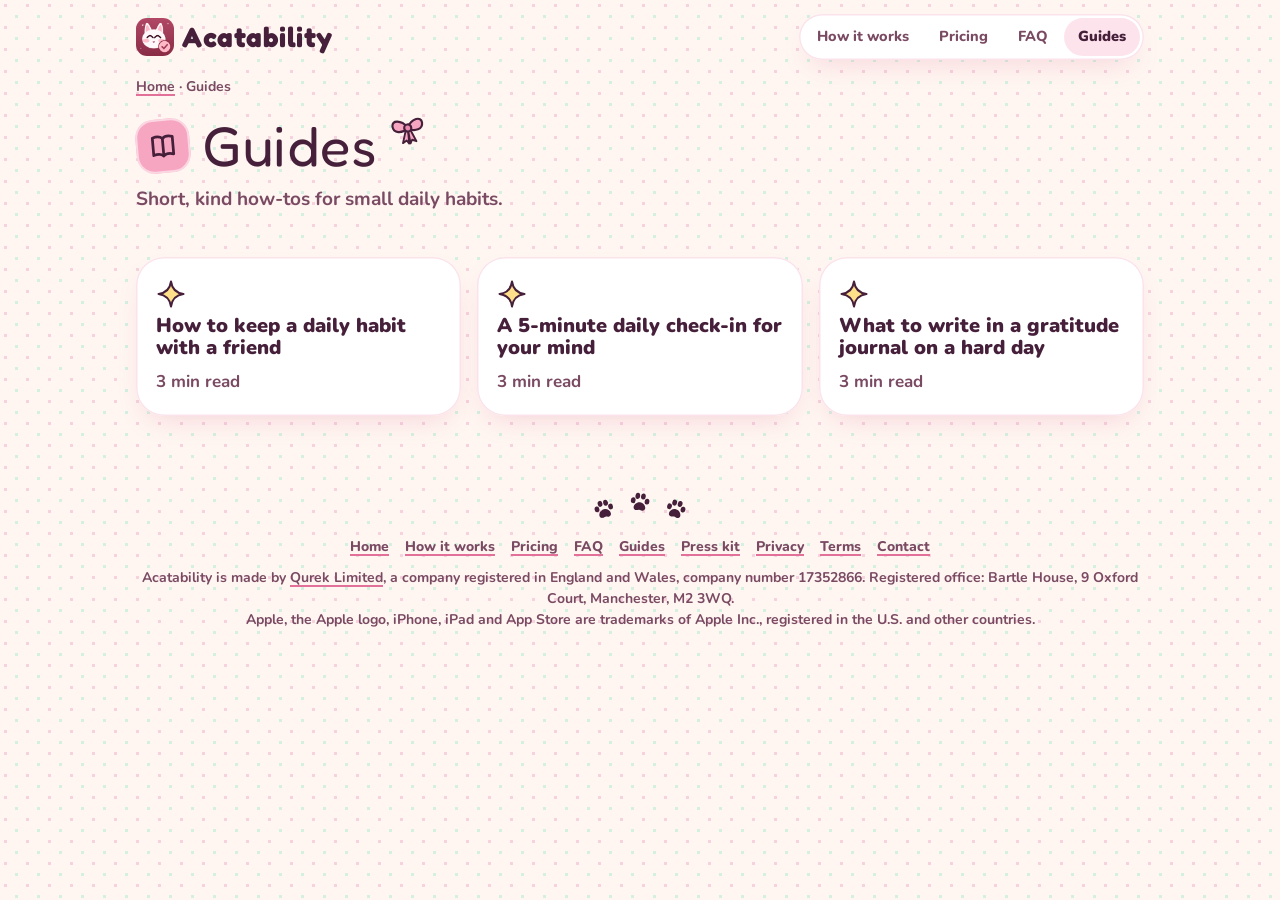
<file: acatability/guides/index.html>
<!DOCTYPE html>
<html lang="en-GB">
<head>
  <meta charset="UTF-8" />
  <meta name="viewport" content="width=device-width, initial-scale=1.0" />
  <title>Guides: small daily habits for your mind | Acatability</title>
  <meta name="description" content="Short guides on keeping a daily habit with a friend, a 5-minute check-in for your mind, and what to write in a gratitude journal on a hard day." />
  <link rel="canonical" href="https://qurek.biz/acatability/guides/" />
  <meta name="theme-color" content="#FFF6F1" media="(prefers-color-scheme: light)" />
  <meta name="theme-color" content="#2A1622" media="(prefers-color-scheme: dark)" />
  <meta property="og:site_name" content="Acatability" />
  <meta property="og:title" content="Guides: small daily habits for your mind | Acatability" />
  <meta property="og:description" content="Short guides on keeping a daily habit with a friend, a 5-minute check-in for your mind, and what to write in a gratitude journal on a hard day." />
  <meta property="og:url" content="https://qurek.biz/acatability/guides/" />
  <meta property="og:type" content="website" />
  <meta property="og:image" content="https://qurek.biz/acatability/img/og.png" />
  <meta property="og:image:width" content="1200" />
  <meta property="og:image:height" content="630" />
  <meta name="twitter:card" content="summary_large_image" />
  <link rel="icon" type="image/png" href="/acatability/icon.png" />
  <link rel="apple-touch-icon" href="/acatability/icon.png" />
  <link rel="preconnect" href="https://fonts.googleapis.com" />
  <link rel="preconnect" href="https://fonts.gstatic.com" crossorigin />
  <link href="https://fonts.googleapis.com/css2?family=Chewy&family=Fredoka:wght@600;700&family=Nunito:wght@700;800;900&display=swap" rel="stylesheet" />
  <link rel="stylesheet" href="/acatability/site.css" />
  <script type="application/ld+json">
{
  "@context": "https://schema.org",
  "@graph": [
    {
      "@type": "Organization",
      "@id": "https://qurek.biz/#org",
      "name": "Qurek Limited",
      "url": "https://qurek.biz/",
      "email": "info@qurek.biz",
      "address": {
        "@type": "PostalAddress",
        "addressCountry": "GB"
      }
    },
    {
      "@type": "BreadcrumbList",
      "itemListElement": [
        {
          "@type": "ListItem",
          "position": 1,
          "name": "Acatability",
          "item": "https://qurek.biz/acatability/"
        },
        {
          "@type": "ListItem",
          "position": 2,
          "name": "Guides",
          "item": "https://qurek.biz/acatability/guides/"
        }
      ]
    },
    {
      "@type": "CollectionPage",
      "name": "Acatability guides",
      "url": "https://qurek.biz/acatability/guides/",
      "hasPart": [
        {
          "@type": "Article",
          "headline": "How to keep a daily habit with a friend",
          "url": "https://qurek.biz/acatability/guides/habit-with-a-friend/"
        },
        {
          "@type": "Article",
          "headline": "A 5-minute daily check-in for your mind",
          "url": "https://qurek.biz/acatability/guides/five-minute-check-in/"
        },
        {
          "@type": "Article",
          "headline": "What to write in a gratitude journal on a hard day",
          "url": "https://qurek.biz/acatability/guides/gratitude-on-hard-days/"
        }
      ]
    }
  ]
}
  </script>
</head>
<body>
  <svg width="0" height="0" style="position:absolute" aria-hidden="true"><defs><symbol id="spark" viewBox="0 0 24 24"><path d="M12 2C12.8 8 16 11.2 22 12 16 12.8 12.8 16 12 22 11.2 16 8 12.8 2 12 8 11.2 11.2 8 12 2Z" fill="#FFE08A" stroke="#46203A" stroke-width="1.6" stroke-linejoin="round"/></symbol></defs></svg>
  <header class="site-head">
    <div class="wrap">
      <a class="logo" href="/acatability/"><img src="/acatability/icon.png" width="36" height="36" alt="" /><span class="logo-word">Acatability</span></a>
      <ul class="nav">
        <li><a href="/acatability/how-it-works/">How it works</a></li>
        <li><a href="/acatability/pricing/">Pricing</a></li>
        <li><a href="/acatability/faq/">FAQ</a></li>
        <li><a href="/acatability/guides/" aria-current="page">Guides</a></li>
      </ul>
    </div>
  </header>

  <main>

    <div class="wrap">
      <p class="crumbs"><a href="/acatability/">Home</a> · Guides</p>
      <div class="page-title"><div class="tile peach"><svg viewBox="0 0 24 24" fill="none" stroke="currentColor" stroke-width="2" stroke-linecap="round" stroke-linejoin="round" aria-hidden="true"><path d="M4 5c3-1 6-1 8 1 2-2 5-2 8-1v14c-3-1-6-1-8 1-2-2-5-2-8-1z"/><path d="M12 6v14"/></svg></div><h1>Guides</h1><img class="bow" src="/acatability/img/ui/bow.svg" alt="" aria-hidden="true" width="38" /></div>
      <p class="lede">Short, kind how-tos for small daily habits.</p>
    </div>
    <section aria-label="All guides">
      <div class="wrap">
        <div class="grid three">
          <a class="card guide-card" href="/acatability/guides/habit-with-a-friend/"><svg class="spark-i" aria-hidden="true"><use href="#spark"/></svg><h2 class="h3">How to keep a daily habit with a friend</h2><p class="muted">3 min read</p></a>
          <a class="card guide-card" href="/acatability/guides/five-minute-check-in/"><svg class="spark-i" aria-hidden="true"><use href="#spark"/></svg><h2 class="h3">A 5-minute daily check-in for your mind</h2><p class="muted">3 min read</p></a>
          <a class="card guide-card" href="/acatability/guides/gratitude-on-hard-days/"><svg class="spark-i" aria-hidden="true"><use href="#spark"/></svg><h2 class="h3">What to write in a gratitude journal on a hard day</h2><p class="muted">3 min read</p></a>
        </div>
      </div>
    </section>
  </main>

  <footer class="site-foot">
    <div class="wrap">
      <div class="paws" aria-hidden="true"><img src="/acatability/img/ui/paw.svg" alt="" width="26" height="26" /><img src="/acatability/img/ui/paw.svg" alt="" width="26" height="26" /><img src="/acatability/img/ui/paw.svg" alt="" width="26" height="26" /></div>
      <nav aria-label="Footer">
        <a href="/acatability/">Home</a>
        <a href="/acatability/how-it-works/">How it works</a>
        <a href="/acatability/pricing/">Pricing</a>
        <a href="/acatability/faq/">FAQ</a>
        <a href="/acatability/guides/">Guides</a>
        <a href="/acatability/press/">Press kit</a>
        <a href="https://niacod.github.io/acatability-legal/privacy">Privacy</a>
        <a href="https://niacod.github.io/acatability-legal/terms">Terms</a>
        <a href="mailto:info@qurek.biz">Contact</a>
      </nav>
      <p>Acatability is made by <a href="/">Qurek Limited</a>, a company registered in England and Wales, company number 17352866. Registered office: Bartle House, 9 Oxford Court, Manchester, M2 3WQ.</p>
      <p class="small">Apple, the Apple logo, iPhone, iPad and App Store are trademarks of Apple Inc., registered in the U.S. and other countries.</p>
    </div>
  </footer>
</body>
</html>
</file>
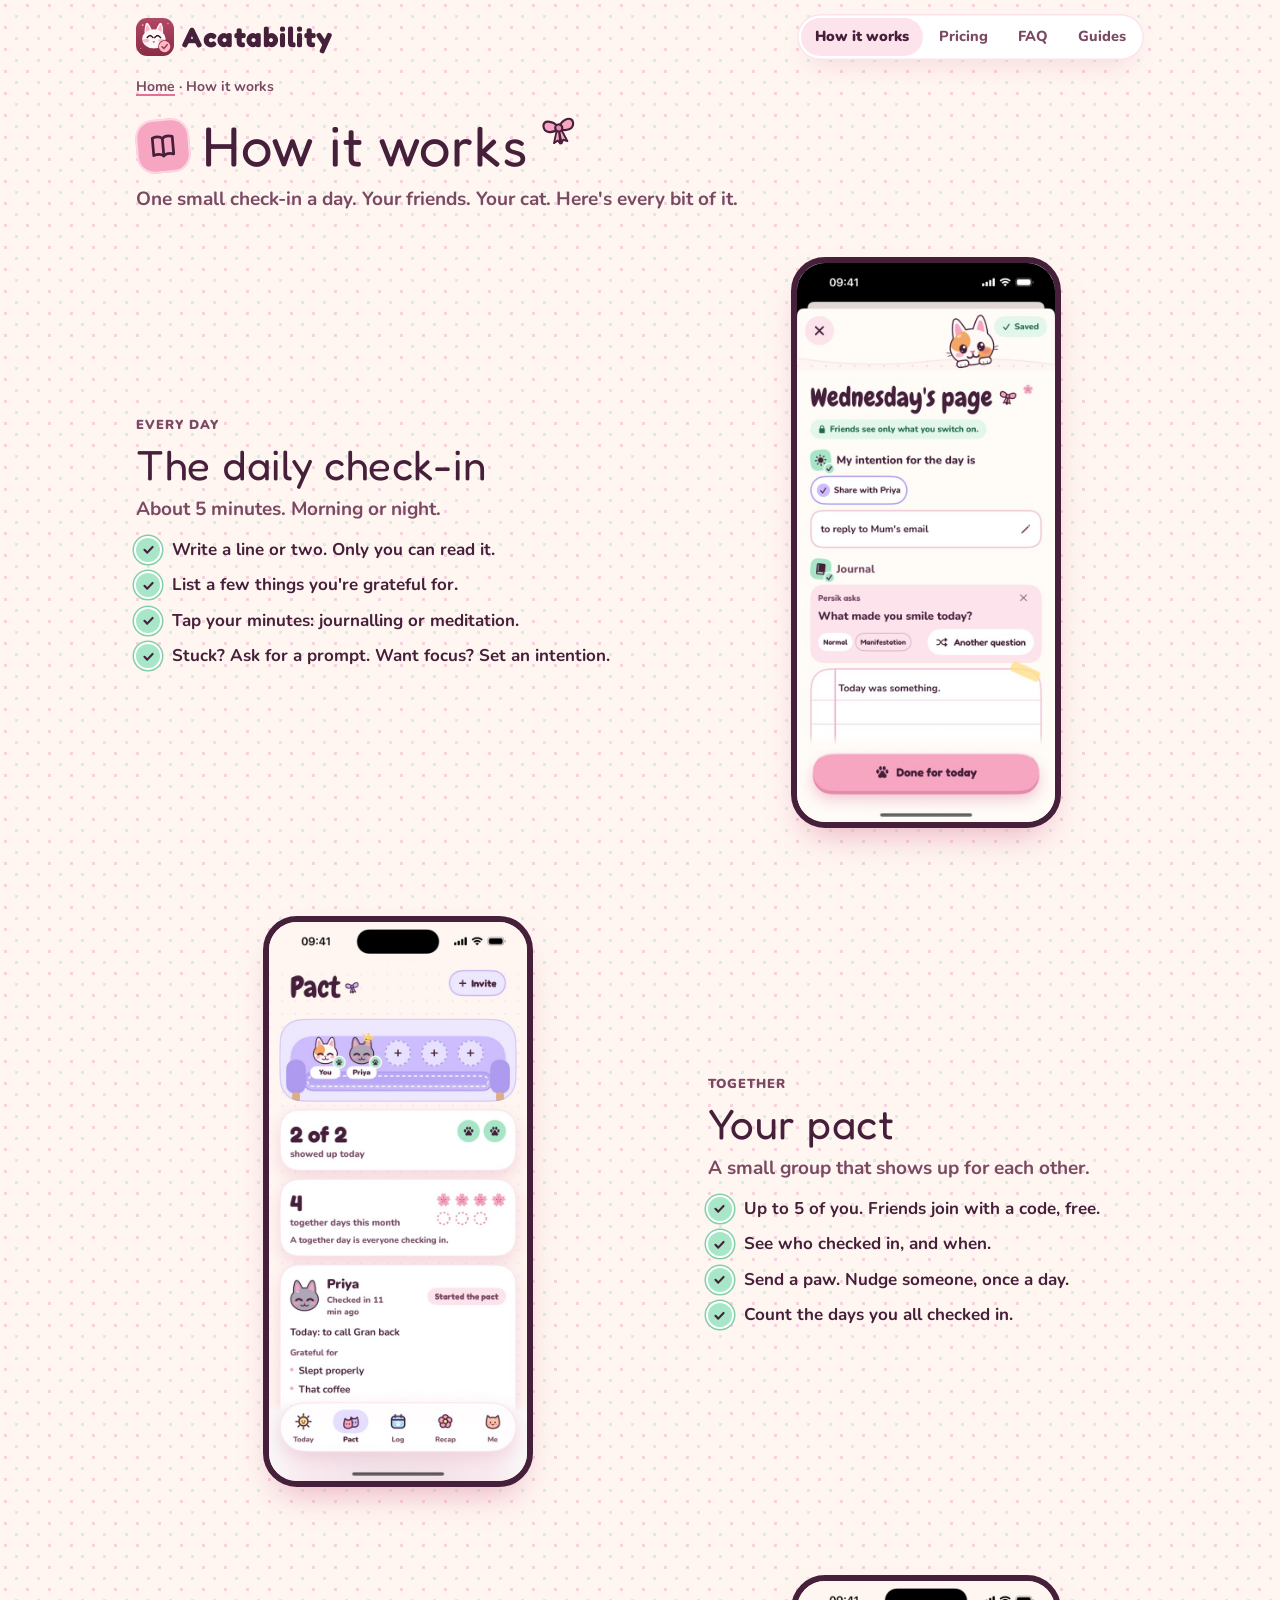
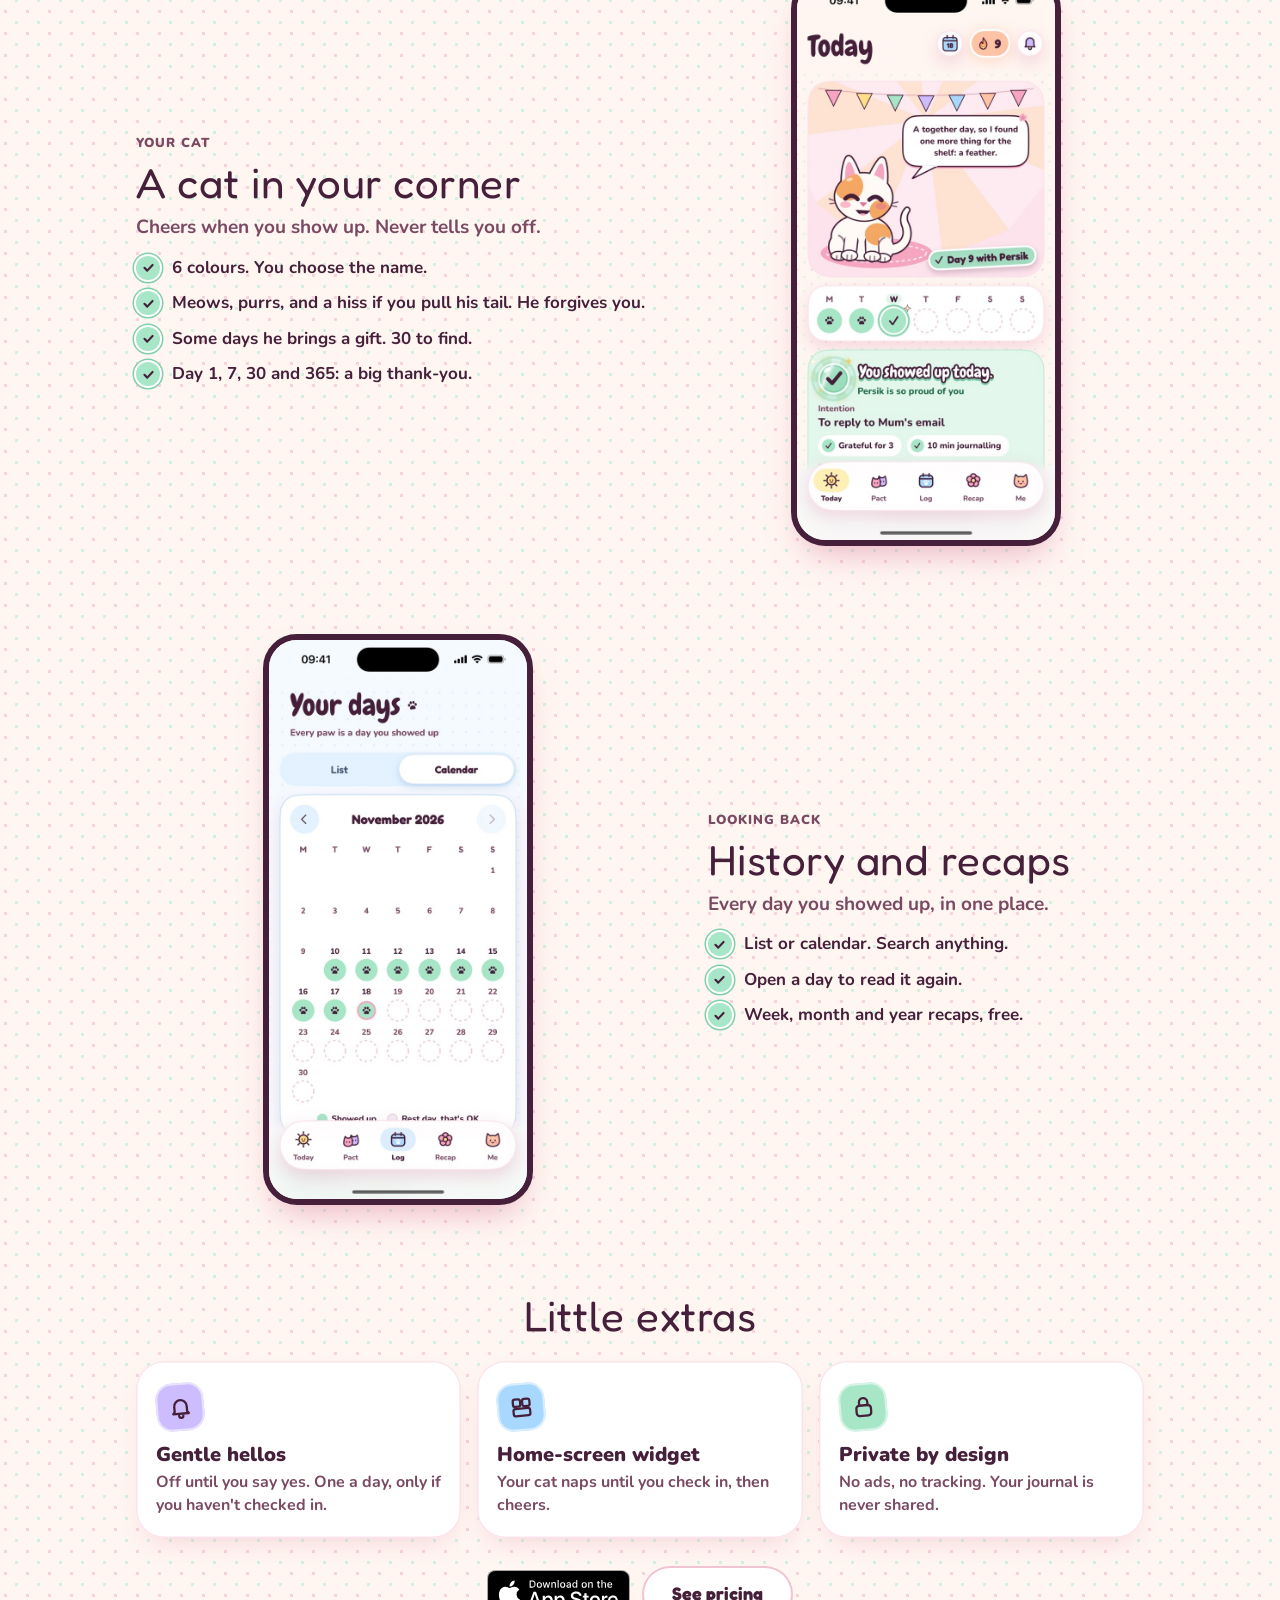
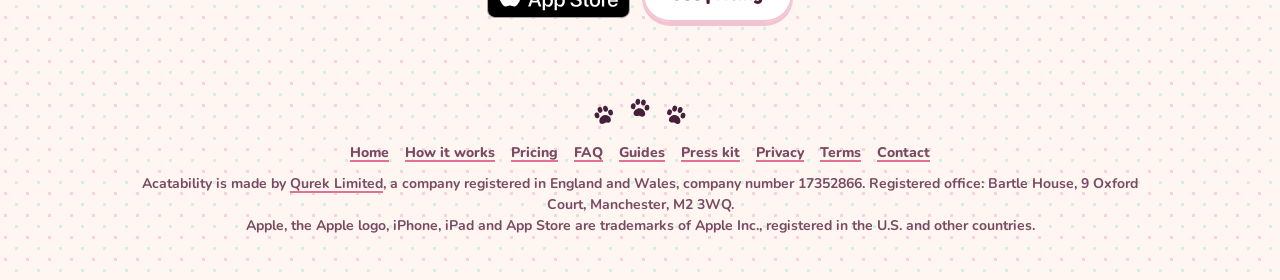
<file: acatability/how-it-works/index.html>
<!DOCTYPE html>
<html lang="en-GB">
<head>
  <meta charset="UTF-8" />
  <meta name="viewport" content="width=device-width, initial-scale=1.0" />
  <title>How Acatability works: daily check-ins with friends</title>
  <meta name="description" content="How Acatability works: a 5-minute daily check-in (private journal, gratitude, meditation minutes), a pact of up to 5 friends, a cat that cheers you on, and free recaps." />
  <link rel="canonical" href="https://qurek.biz/acatability/how-it-works/" />
  <meta name="theme-color" content="#FFF6F1" media="(prefers-color-scheme: light)" />
  <meta name="theme-color" content="#2A1622" media="(prefers-color-scheme: dark)" />
  <meta property="og:site_name" content="Acatability" />
  <meta property="og:title" content="How Acatability works: daily check-ins with friends" />
  <meta property="og:description" content="How Acatability works: a 5-minute daily check-in (private journal, gratitude, meditation minutes), a pact of up to 5 friends, a cat that cheers you on, and free recaps." />
  <meta property="og:url" content="https://qurek.biz/acatability/how-it-works/" />
  <meta property="og:type" content="website" />
  <meta property="og:image" content="https://qurek.biz/acatability/img/og.png" />
  <meta property="og:image:width" content="1200" />
  <meta property="og:image:height" content="630" />
  <meta name="twitter:card" content="summary_large_image" />
  <link rel="icon" type="image/png" href="/acatability/icon.png" />
  <link rel="apple-touch-icon" href="/acatability/icon.png" />
  <link rel="preconnect" href="https://fonts.googleapis.com" />
  <link rel="preconnect" href="https://fonts.gstatic.com" crossorigin />
  <link href="https://fonts.googleapis.com/css2?family=Chewy&family=Fredoka:wght@600;700&family=Nunito:wght@700;800;900&display=swap" rel="stylesheet" />
  <link rel="stylesheet" href="/acatability/site.css" />
  <script type="application/ld+json">
{
  "@context": "https://schema.org",
  "@graph": [
    {
      "@type": "Organization",
      "@id": "https://qurek.biz/#org",
      "name": "Qurek Limited",
      "url": "https://qurek.biz/",
      "email": "info@qurek.biz",
      "address": {
        "@type": "PostalAddress",
        "addressCountry": "GB"
      }
    },
    {
      "@type": "MobileApplication",
      "@id": "https://qurek.biz/acatability/#app",
      "name": "Acatability",
      "description": "An app for iPhone and iPad where you keep small daily mental-health habits with friends. Each day you check in with a private journal, a few things you're grateful for and your journalling or meditation minutes. Friends in your pact see that you showed up, plus only what you choose to share. A cat cheers you on. Free on your own; one plan brings up to four friends in, and they join free.",
      "operatingSystem": "iOS",
      "applicationCategory": "LifestyleApplication",
      "url": "https://qurek.biz/acatability/",
      "downloadUrl": "https://apps.apple.com/app/id6805119917",
      "image": "https://qurek.biz/acatability/icon.png",
      "screenshot": [
        "https://qurek.biz/acatability/img/check-in.jpg",
        "https://qurek.biz/acatability/img/pact.jpg",
        "https://qurek.biz/acatability/img/today.jpg",
        "https://qurek.biz/acatability/img/history.jpg",
        "https://qurek.biz/acatability/img/recap.jpg"
      ],
      "author": {
        "@id": "https://qurek.biz/#org"
      },
      "publisher": {
        "@id": "https://qurek.biz/#org"
      },
      "offers": [
        {
          "@type": "Offer",
          "name": "Solo",
          "price": "0",
          "priceCurrency": "GBP"
        },
        {
          "@type": "Offer",
          "name": "Pact, monthly",
          "price": "4.99",
          "priceCurrency": "GBP"
        },
        {
          "@type": "Offer",
          "name": "Pact, yearly",
          "price": "34.99",
          "priceCurrency": "GBP"
        },
        {
          "@type": "Offer",
          "name": "Founding Pact, one payment",
          "price": "40.00",
          "priceCurrency": "GBP",
          "priceValidUntil": "2026-12-31"
        }
      ]
    },
    {
      "@type": "BreadcrumbList",
      "itemListElement": [
        {
          "@type": "ListItem",
          "position": 1,
          "name": "Acatability",
          "item": "https://qurek.biz/acatability/"
        },
        {
          "@type": "ListItem",
          "position": 2,
          "name": "How it works",
          "item": "https://qurek.biz/acatability/how-it-works/"
        }
      ]
    }
  ]
}
  </script>
</head>
<body>
  <svg width="0" height="0" style="position:absolute" aria-hidden="true"><defs><symbol id="spark" viewBox="0 0 24 24"><path d="M12 2C12.8 8 16 11.2 22 12 16 12.8 12.8 16 12 22 11.2 16 8 12.8 2 12 8 11.2 11.2 8 12 2Z" fill="#FFE08A" stroke="#46203A" stroke-width="1.6" stroke-linejoin="round"/></symbol></defs></svg>
  <header class="site-head">
    <div class="wrap">
      <a class="logo" href="/acatability/"><img src="/acatability/icon.png" width="36" height="36" alt="" /><span class="logo-word">Acatability</span></a>
      <ul class="nav">
        <li><a href="/acatability/how-it-works/" aria-current="page">How it works</a></li>
        <li><a href="/acatability/pricing/">Pricing</a></li>
        <li><a href="/acatability/faq/">FAQ</a></li>
        <li><a href="/acatability/guides/">Guides</a></li>
      </ul>
    </div>
  </header>

  <main>

    <div class="wrap">
      <p class="crumbs"><a href="/acatability/">Home</a> · How it works</p>
      <div class="page-title"><div class="tile peach"><svg viewBox="0 0 24 24" fill="none" stroke="currentColor" stroke-width="2" stroke-linecap="round" stroke-linejoin="round" aria-hidden="true"><path d="M4 5c3-1 6-1 8 1 2-2 5-2 8-1v14c-3-1-6-1-8 1-2-2-5-2-8-1z"/><path d="M12 6v14"/></svg></div><h1>How it works</h1><img class="bow" src="/acatability/img/ui/bow.svg" alt="" aria-hidden="true" width="38" /></div>
      <p class="lede">One small check-in a day. Your friends. Your cat. Here's every bit of it.</p>
    </div>

    <section aria-labelledby="checkin-title">
      <div class="wrap">
        <div class="split">
          <div>
            <p class="eyebrow">Every day</p>
            <h2 id="checkin-title">The daily check-in</h2>
            <p class="lede">About 5 minutes. Morning or night.</p>
            <ul class="ticks"><li>Write a line or two. Only you can read it.</li><li>List a few things you're grateful for.</li><li>Tap your minutes: journalling or meditation.</li><li>Stuck? Ask for a prompt. Want focus? Set an intention.</li></ul>
          </div>
          <img class="phone" src="/acatability/img/check-in.jpg" width="600" height="1300" alt="The check-in page: an intention to share with Priya, a journal prompt, and Done for today" loading="lazy" />
        </div>
      </div>
    </section>

    <section aria-labelledby="pact-title">
      <div class="wrap">
        <div class="split flip">
          <div>
            <p class="eyebrow">Together</p>
            <h2 id="pact-title">Your pact</h2>
            <p class="lede">A small group that shows up for each other.</p>
            <ul class="ticks"><li>Up to 5 of you. Friends join with a code, free.</li><li>See who checked in, and when.</li><li>Send a paw. Nudge someone, once a day.</li><li>Count the days you all checked in.</li></ul>
          </div>
          <img class="phone" src="/acatability/img/pact.jpg" width="600" height="1300" alt="The Pact tab: you and Priya on the sofa, 2 of 2 showed up today" loading="lazy" />
        </div>
      </div>
    </section>

    <section aria-labelledby="cat-title">
      <div class="wrap">
        <div class="split">
          <div>
            <p class="eyebrow">Your cat</p>
            <h2 id="cat-title">A cat in your corner</h2>
            <p class="lede">Cheers when you show up. Never tells you off.</p>
            <ul class="ticks"><li>6 colours. You choose the name.</li><li>Meows, purrs, and a hiss if you pull his tail. He forgives you.</li><li>Some days he brings a gift. 30 to find.</li><li>Day 1, 7, 30 and 365: a big thank-you.</li></ul>
          </div>
          <img class="phone" src="/acatability/img/today.jpg" width="600" height="1300" alt="Today: your cat celebrating a check-in under bunting" loading="lazy" />
        </div>
      </div>
    </section>

    <section aria-labelledby="history-title">
      <div class="wrap">
        <div class="split flip">
          <div>
            <p class="eyebrow">Looking back</p>
            <h2 id="history-title">History and recaps</h2>
            <p class="lede">Every day you showed up, in one place.</p>
            <ul class="ticks"><li>List or calendar. Search anything.</li><li>Open a day to read it again.</li><li>Week, month and year recaps, free.</li></ul>
          </div>
          <img class="phone" src="/acatability/img/history.jpg" width="600" height="1300" alt="Your days: a calendar with a paw on every day you showed up" loading="lazy" />
        </div>
      </div>
    </section>
    <section aria-labelledby="extras-title">
      <div class="wrap">
        <div class="section-head center"><h2 id="extras-title">Little extras</h2></div>
        <div class="grid three">
          <div class="card feature"><div class="icon lav"><svg viewBox="0 0 24 24" fill="none" stroke="currentColor" stroke-width="2" stroke-linecap="round" stroke-linejoin="round" aria-hidden="true"><path d="M6 16V11a6 6 0 0 1 12 0v5l1.5 2h-15z"/><path d="M10 20a2 2 0 0 0 4 0"/></svg></div><h3>Gentle hellos</h3><p>Off until you say yes. One a day, only if you haven't checked in.</p></div>
          <div class="card feature"><div class="icon sky"><svg viewBox="0 0 24 24" fill="none" stroke="currentColor" stroke-width="2" stroke-linecap="round" stroke-linejoin="round" aria-hidden="true"><rect x="4" y="4" width="7" height="7" rx="2"/><rect x="13" y="4" width="7" height="7" rx="2"/><rect x="4" y="13" width="16" height="7" rx="2"/></svg></div><h3>Home-screen widget</h3><p>Your cat naps until you check in, then cheers.</p></div>
          <div class="card feature"><div class="icon mint"><svg viewBox="0 0 24 24" fill="none" stroke="currentColor" stroke-width="2" stroke-linecap="round" stroke-linejoin="round" aria-hidden="true"><rect x="5" y="10" width="14" height="10" rx="3"/><path d="M8 10V7a4 4 0 0 1 8 0v3"/></svg></div><h3>Private by design</h3><p>No ads, no tracking. Your journal is never shared.</p></div>
        </div>
        <div class="cta-row" style="margin-top:28px"><a class="app-badge" href="https://apps.apple.com/app/id6805119917"><img src="/acatability/img/app-store-badge.svg" width="144" height="48" alt="Download on the App Store" /></a><a class="button ghost" href="/acatability/pricing/">See pricing</a></div>
      </div>
    </section>
  </main>

  <footer class="site-foot">
    <div class="wrap">
      <div class="paws" aria-hidden="true"><img src="/acatability/img/ui/paw.svg" alt="" width="26" height="26" /><img src="/acatability/img/ui/paw.svg" alt="" width="26" height="26" /><img src="/acatability/img/ui/paw.svg" alt="" width="26" height="26" /></div>
      <nav aria-label="Footer">
        <a href="/acatability/">Home</a>
        <a href="/acatability/how-it-works/">How it works</a>
        <a href="/acatability/pricing/">Pricing</a>
        <a href="/acatability/faq/">FAQ</a>
        <a href="/acatability/guides/">Guides</a>
        <a href="/acatability/press/">Press kit</a>
        <a href="https://niacod.github.io/acatability-legal/privacy">Privacy</a>
        <a href="https://niacod.github.io/acatability-legal/terms">Terms</a>
        <a href="mailto:info@qurek.biz">Contact</a>
      </nav>
      <p>Acatability is made by <a href="/">Qurek Limited</a>, a company registered in England and Wales, company number 17352866. Registered office: Bartle House, 9 Oxford Court, Manchester, M2 3WQ.</p>
      <p class="small">Apple, the Apple logo, iPhone, iPad and App Store are trademarks of Apple Inc., registered in the U.S. and other countries.</p>
    </div>
  </footer>
</body>
</html>
</file>
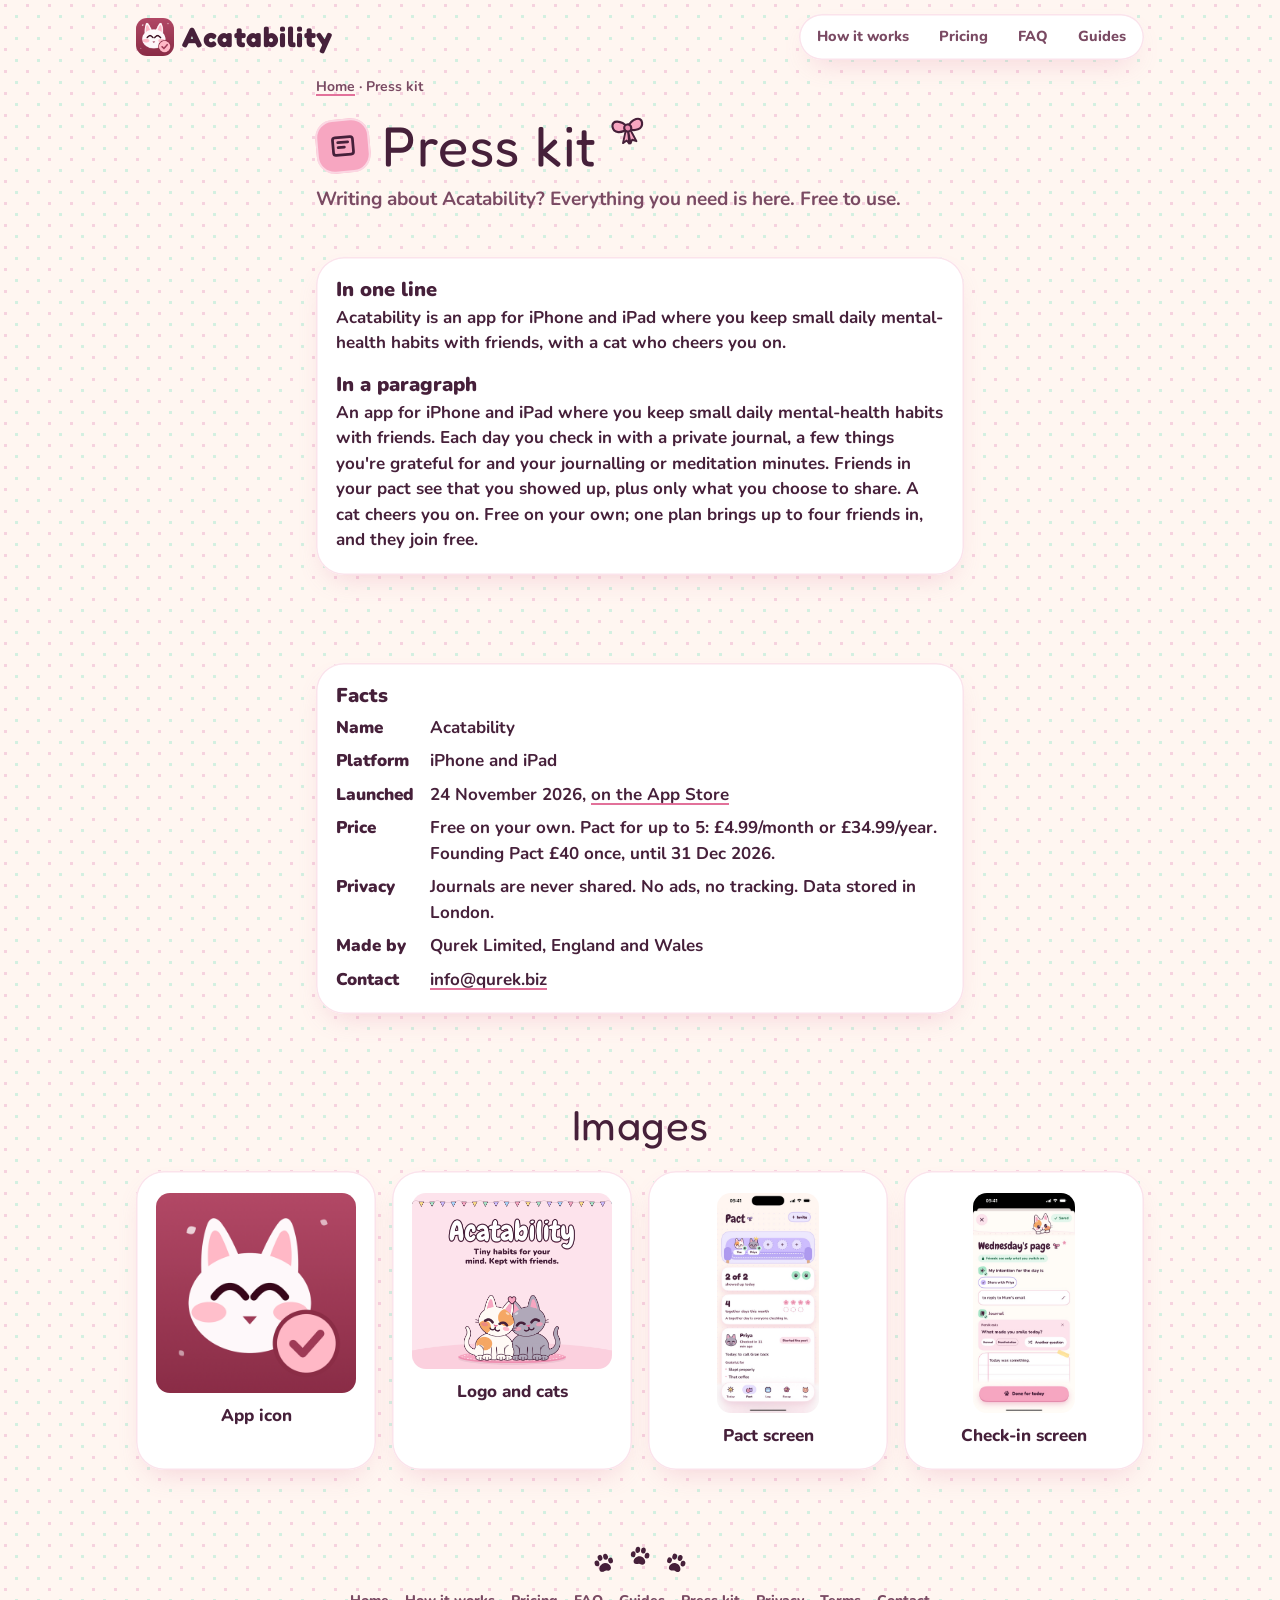
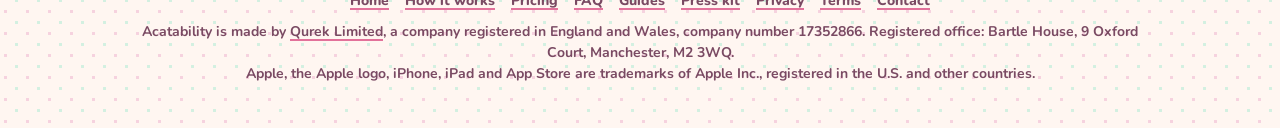
<file: acatability/press/index.html>
<!DOCTYPE html>
<html lang="en-GB">
<head>
  <meta charset="UTF-8" />
  <meta name="viewport" content="width=device-width, initial-scale=1.0" />
  <title>Acatability press kit</title>
  <meta name="description" content="Acatability press kit: one-line description, facts, prices, launch date, app icon and screenshots. Contact info@qurek.biz." />
  <link rel="canonical" href="https://qurek.biz/acatability/press/" />
  <meta name="theme-color" content="#FFF6F1" media="(prefers-color-scheme: light)" />
  <meta name="theme-color" content="#2A1622" media="(prefers-color-scheme: dark)" />
  <meta property="og:site_name" content="Acatability" />
  <meta property="og:title" content="Acatability press kit" />
  <meta property="og:description" content="Acatability press kit: one-line description, facts, prices, launch date, app icon and screenshots. Contact info@qurek.biz." />
  <meta property="og:url" content="https://qurek.biz/acatability/press/" />
  <meta property="og:type" content="website" />
  <meta property="og:image" content="https://qurek.biz/acatability/img/og.png" />
  <meta property="og:image:width" content="1200" />
  <meta property="og:image:height" content="630" />
  <meta name="twitter:card" content="summary_large_image" />
  <link rel="icon" type="image/png" href="/acatability/icon.png" />
  <link rel="apple-touch-icon" href="/acatability/icon.png" />
  <link rel="preconnect" href="https://fonts.googleapis.com" />
  <link rel="preconnect" href="https://fonts.gstatic.com" crossorigin />
  <link href="https://fonts.googleapis.com/css2?family=Chewy&family=Fredoka:wght@600;700&family=Nunito:wght@700;800;900&display=swap" rel="stylesheet" />
  <link rel="stylesheet" href="/acatability/site.css" />
  <script type="application/ld+json">
{
  "@context": "https://schema.org",
  "@graph": [
    {
      "@type": "Organization",
      "@id": "https://qurek.biz/#org",
      "name": "Qurek Limited",
      "url": "https://qurek.biz/",
      "email": "info@qurek.biz",
      "address": {
        "@type": "PostalAddress",
        "addressCountry": "GB"
      }
    },
    {
      "@type": "MobileApplication",
      "@id": "https://qurek.biz/acatability/#app",
      "name": "Acatability",
      "description": "An app for iPhone and iPad where you keep small daily mental-health habits with friends. Each day you check in with a private journal, a few things you're grateful for and your journalling or meditation minutes. Friends in your pact see that you showed up, plus only what you choose to share. A cat cheers you on. Free on your own; one plan brings up to four friends in, and they join free.",
      "operatingSystem": "iOS",
      "applicationCategory": "LifestyleApplication",
      "url": "https://qurek.biz/acatability/",
      "downloadUrl": "https://apps.apple.com/app/id6805119917",
      "image": "https://qurek.biz/acatability/icon.png",
      "screenshot": [
        "https://qurek.biz/acatability/img/check-in.jpg",
        "https://qurek.biz/acatability/img/pact.jpg",
        "https://qurek.biz/acatability/img/today.jpg",
        "https://qurek.biz/acatability/img/history.jpg",
        "https://qurek.biz/acatability/img/recap.jpg"
      ],
      "author": {
        "@id": "https://qurek.biz/#org"
      },
      "publisher": {
        "@id": "https://qurek.biz/#org"
      },
      "offers": [
        {
          "@type": "Offer",
          "name": "Solo",
          "price": "0",
          "priceCurrency": "GBP"
        },
        {
          "@type": "Offer",
          "name": "Pact, monthly",
          "price": "4.99",
          "priceCurrency": "GBP"
        },
        {
          "@type": "Offer",
          "name": "Pact, yearly",
          "price": "34.99",
          "priceCurrency": "GBP"
        },
        {
          "@type": "Offer",
          "name": "Founding Pact, one payment",
          "price": "40.00",
          "priceCurrency": "GBP",
          "priceValidUntil": "2026-12-31"
        }
      ]
    },
    {
      "@type": "BreadcrumbList",
      "itemListElement": [
        {
          "@type": "ListItem",
          "position": 1,
          "name": "Acatability",
          "item": "https://qurek.biz/acatability/"
        },
        {
          "@type": "ListItem",
          "position": 2,
          "name": "Press kit",
          "item": "https://qurek.biz/acatability/press/"
        }
      ]
    }
  ]
}
  </script>
</head>
<body>
  <svg width="0" height="0" style="position:absolute" aria-hidden="true"><defs><symbol id="spark" viewBox="0 0 24 24"><path d="M12 2C12.8 8 16 11.2 22 12 16 12.8 12.8 16 12 22 11.2 16 8 12.8 2 12 8 11.2 11.2 8 12 2Z" fill="#FFE08A" stroke="#46203A" stroke-width="1.6" stroke-linejoin="round"/></symbol></defs></svg>
  <header class="site-head">
    <div class="wrap">
      <a class="logo" href="/acatability/"><img src="/acatability/icon.png" width="36" height="36" alt="" /><span class="logo-word">Acatability</span></a>
      <ul class="nav">
        <li><a href="/acatability/how-it-works/">How it works</a></li>
        <li><a href="/acatability/pricing/">Pricing</a></li>
        <li><a href="/acatability/faq/">FAQ</a></li>
        <li><a href="/acatability/guides/">Guides</a></li>
      </ul>
    </div>
  </header>

  <main>

    <div class="wrap narrow">
      <p class="crumbs"><a href="/acatability/">Home</a> · Press kit</p>
      <div class="page-title"><div class="tile sky"><svg viewBox="0 0 24 24" fill="none" stroke="currentColor" stroke-width="2" stroke-linecap="round" stroke-linejoin="round" aria-hidden="true"><rect x="4" y="5" width="16" height="14" rx="2"/><path d="M8 9h8M8 13h5"/></svg></div><h1>Press kit</h1><img class="bow" src="/acatability/img/ui/bow.svg" alt="" aria-hidden="true" width="38" /></div>
      <p class="lede">Writing about Acatability? Everything you need is here. Free to use.</p>
    </div>
    <section aria-labelledby="oneliner-title">
      <div class="wrap narrow">
        <div class="card">
          <h2 class="h3" id="oneliner-title">In one line</h2>
          <p>Acatability is an app for iPhone and iPad where you keep small daily mental-health habits with friends, with a cat who cheers you on.</p>
          <h2 class="h3" style="margin-top:18px">In a paragraph</h2>
          <p>An app for iPhone and iPad where you keep small daily mental-health habits with friends. Each day you check in with a private journal, a few things you&#x27;re grateful for and your journalling or meditation minutes. Friends in your pact see that you showed up, plus only what you choose to share. A cat cheers you on. Free on your own; one plan brings up to four friends in, and they join free.</p>
        </div>
      </div>
    </section>
    <section aria-labelledby="facts-title">
      <div class="wrap narrow">
        <div class="card">
          <h2 class="h3" id="facts-title">Facts</h2>
          <dl class="facts">
            <dt>Name</dt><dd>Acatability</dd>
            <dt>Platform</dt><dd>iPhone and iPad</dd>
            <dt>Launched</dt><dd>24 November 2026, <a href="https://apps.apple.com/app/id6805119917">on the App Store</a></dd>
            <dt>Price</dt><dd>Free on your own. Pact for up to 5: £4.99/month or £34.99/year. Founding Pact £40 once, until 31 Dec 2026.</dd>
            <dt>Privacy</dt><dd>Journals are never shared. No ads, no tracking. Data stored in London.</dd>
            <dt>Made by</dt><dd>Qurek Limited, England and Wales</dd>
            <dt>Contact</dt><dd><a href="mailto:info@qurek.biz">info@qurek.biz</a></dd>
          </dl>
        </div>
      </div>
    </section>
    <section aria-labelledby="assets-title">
      <div class="wrap">
        <div class="section-head center"><h2 id="assets-title">Images</h2></div>
        <div class="grid four press-assets">
          <a class="card" href="/acatability/icon.png" download><img src="/acatability/icon.png" width="512" height="512" alt="Acatability app icon" loading="lazy" /><span>App icon</span></a>
          <a class="card" href="/acatability/img/hero-light.png" download><img src="/acatability/img/hero-light.png" width="750" height="660" alt="Acatability logo with two cats" loading="lazy" /><span>Logo and cats</span></a>
          <a class="card" href="/acatability/img/pact.jpg" download><img src="/acatability/img/pact.jpg" width="600" height="1300" alt="Pact screen" loading="lazy" /><span>Pact screen</span></a>
          <a class="card" href="/acatability/img/check-in.jpg" download><img src="/acatability/img/check-in.jpg" width="600" height="1300" alt="Check-in screen" loading="lazy" /><span>Check-in screen</span></a>
        </div>
      </div>
    </section>
  </main>

  <footer class="site-foot">
    <div class="wrap">
      <div class="paws" aria-hidden="true"><img src="/acatability/img/ui/paw.svg" alt="" width="26" height="26" /><img src="/acatability/img/ui/paw.svg" alt="" width="26" height="26" /><img src="/acatability/img/ui/paw.svg" alt="" width="26" height="26" /></div>
      <nav aria-label="Footer">
        <a href="/acatability/">Home</a>
        <a href="/acatability/how-it-works/">How it works</a>
        <a href="/acatability/pricing/">Pricing</a>
        <a href="/acatability/faq/">FAQ</a>
        <a href="/acatability/guides/">Guides</a>
        <a href="/acatability/press/">Press kit</a>
        <a href="https://niacod.github.io/acatability-legal/privacy">Privacy</a>
        <a href="https://niacod.github.io/acatability-legal/terms">Terms</a>
        <a href="mailto:info@qurek.biz">Contact</a>
      </nav>
      <p>Acatability is made by <a href="/">Qurek Limited</a>, a company registered in England and Wales, company number 17352866. Registered office: Bartle House, 9 Oxford Court, Manchester, M2 3WQ.</p>
      <p class="small">Apple, the Apple logo, iPhone, iPad and App Store are trademarks of Apple Inc., registered in the U.S. and other countries.</p>
    </div>
  </footer>
</body>
</html>
</file>
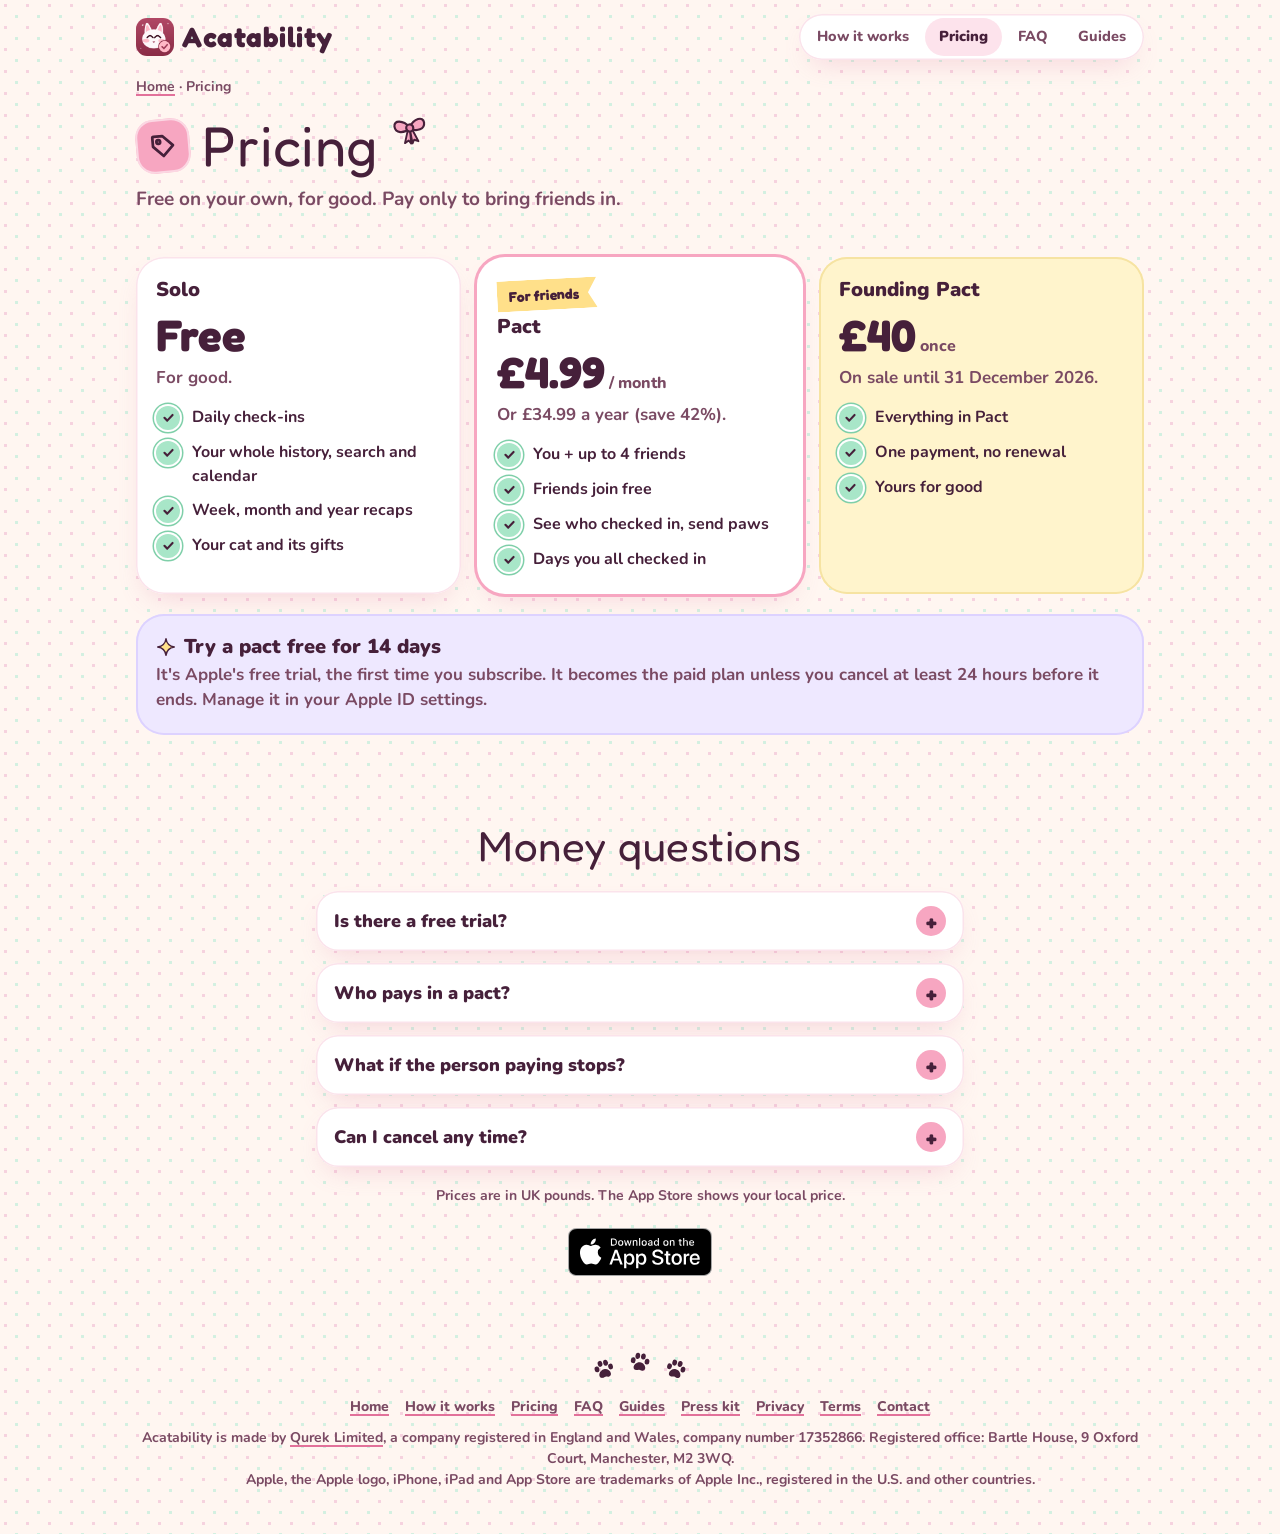
<file: acatability/pricing/index.html>
<!DOCTYPE html>
<html lang="en-GB">
<head>
  <meta charset="UTF-8" />
  <meta name="viewport" content="width=device-width, initial-scale=1.0" />
  <title>Acatability pricing: free on your own, £4.99 for a pact of 5</title>
  <meta name="description" content="Acatability is free on your own, for good. A pact for you and up to 4 friends is £4.99 a month or £34.99 a year, and friends join free. Try it free for 14 days the first time you subscribe." />
  <link rel="canonical" href="https://qurek.biz/acatability/pricing/" />
  <meta name="theme-color" content="#FFF6F1" media="(prefers-color-scheme: light)" />
  <meta name="theme-color" content="#2A1622" media="(prefers-color-scheme: dark)" />
  <meta property="og:site_name" content="Acatability" />
  <meta property="og:title" content="Acatability pricing: free on your own, £4.99 for a pact of 5" />
  <meta property="og:description" content="Acatability is free on your own, for good. A pact for you and up to 4 friends is £4.99 a month or £34.99 a year, and friends join free. Try it free for 14 days the first time you subscribe." />
  <meta property="og:url" content="https://qurek.biz/acatability/pricing/" />
  <meta property="og:type" content="website" />
  <meta property="og:image" content="https://qurek.biz/acatability/img/og.png" />
  <meta property="og:image:width" content="1200" />
  <meta property="og:image:height" content="630" />
  <meta name="twitter:card" content="summary_large_image" />
  <link rel="icon" type="image/png" href="/acatability/icon.png" />
  <link rel="apple-touch-icon" href="/acatability/icon.png" />
  <link rel="preconnect" href="https://fonts.googleapis.com" />
  <link rel="preconnect" href="https://fonts.gstatic.com" crossorigin />
  <link href="https://fonts.googleapis.com/css2?family=Chewy&family=Fredoka:wght@600;700&family=Nunito:wght@700;800;900&display=swap" rel="stylesheet" />
  <link rel="stylesheet" href="/acatability/site.css" />
  <script type="application/ld+json">
{
  "@context": "https://schema.org",
  "@graph": [
    {
      "@type": "Organization",
      "@id": "https://qurek.biz/#org",
      "name": "Qurek Limited",
      "url": "https://qurek.biz/",
      "email": "info@qurek.biz",
      "address": {
        "@type": "PostalAddress",
        "addressCountry": "GB"
      }
    },
    {
      "@type": "MobileApplication",
      "@id": "https://qurek.biz/acatability/#app",
      "name": "Acatability",
      "description": "An app for iPhone and iPad where you keep small daily mental-health habits with friends. Each day you check in with a private journal, a few things you're grateful for and your journalling or meditation minutes. Friends in your pact see that you showed up, plus only what you choose to share. A cat cheers you on. Free on your own; one plan brings up to four friends in, and they join free.",
      "operatingSystem": "iOS",
      "applicationCategory": "LifestyleApplication",
      "url": "https://qurek.biz/acatability/",
      "downloadUrl": "https://apps.apple.com/app/id6805119917",
      "image": "https://qurek.biz/acatability/icon.png",
      "screenshot": [
        "https://qurek.biz/acatability/img/check-in.jpg",
        "https://qurek.biz/acatability/img/pact.jpg",
        "https://qurek.biz/acatability/img/today.jpg",
        "https://qurek.biz/acatability/img/history.jpg",
        "https://qurek.biz/acatability/img/recap.jpg"
      ],
      "author": {
        "@id": "https://qurek.biz/#org"
      },
      "publisher": {
        "@id": "https://qurek.biz/#org"
      },
      "offers": [
        {
          "@type": "Offer",
          "name": "Solo",
          "price": "0",
          "priceCurrency": "GBP"
        },
        {
          "@type": "Offer",
          "name": "Pact, monthly",
          "price": "4.99",
          "priceCurrency": "GBP"
        },
        {
          "@type": "Offer",
          "name": "Pact, yearly",
          "price": "34.99",
          "priceCurrency": "GBP"
        },
        {
          "@type": "Offer",
          "name": "Founding Pact, one payment",
          "price": "40.00",
          "priceCurrency": "GBP",
          "priceValidUntil": "2026-12-31"
        }
      ]
    },
    {
      "@type": "FAQPage",
      "mainEntity": [
        {
          "@type": "Question",
          "name": "Is there a free trial?",
          "acceptedAnswer": {
            "@type": "Answer",
            "text": "Yes, the first time you subscribe. It's Apple's 14-day free trial: it becomes the paid plan unless you cancel at least 24 hours before it ends. Manage it in your Apple ID settings."
          }
        },
        {
          "@type": "Question",
          "name": "Who pays in a pact?",
          "acceptedAnswer": {
            "@type": "Answer",
            "text": "One person. Everyone they invite joins free. Only the person who pays can invite."
          }
        },
        {
          "@type": "Question",
          "name": "What if the person paying stops?",
          "acceptedAnswer": {
            "@type": "Answer",
            "text": "Shared features pause for the pact until anyone in it subscribes. Everyone's journals and days are kept."
          }
        },
        {
          "@type": "Question",
          "name": "Can I cancel any time?",
          "acceptedAnswer": {
            "@type": "Answer",
            "text": "Yes. Monthly and yearly plans renew until you cancel in your Apple ID settings, at least 24 hours before the period ends."
          }
        }
      ]
    },
    {
      "@type": "BreadcrumbList",
      "itemListElement": [
        {
          "@type": "ListItem",
          "position": 1,
          "name": "Acatability",
          "item": "https://qurek.biz/acatability/"
        },
        {
          "@type": "ListItem",
          "position": 2,
          "name": "Pricing",
          "item": "https://qurek.biz/acatability/pricing/"
        }
      ]
    }
  ]
}
  </script>
</head>
<body>
  <svg width="0" height="0" style="position:absolute" aria-hidden="true"><defs><symbol id="spark" viewBox="0 0 24 24"><path d="M12 2C12.8 8 16 11.2 22 12 16 12.8 12.8 16 12 22 11.2 16 8 12.8 2 12 8 11.2 11.2 8 12 2Z" fill="#FFE08A" stroke="#46203A" stroke-width="1.6" stroke-linejoin="round"/></symbol></defs></svg>
  <header class="site-head">
    <div class="wrap">
      <a class="logo" href="/acatability/"><img src="/acatability/icon.png" width="36" height="36" alt="" /><span class="logo-word">Acatability</span></a>
      <ul class="nav">
        <li><a href="/acatability/how-it-works/">How it works</a></li>
        <li><a href="/acatability/pricing/" aria-current="page">Pricing</a></li>
        <li><a href="/acatability/faq/">FAQ</a></li>
        <li><a href="/acatability/guides/">Guides</a></li>
      </ul>
    </div>
  </header>

  <main>

    <div class="wrap">
      <p class="crumbs"><a href="/acatability/">Home</a> · Pricing</p>
      <div class="page-title"><div class="tile butter"><svg viewBox="0 0 24 24" fill="none" stroke="currentColor" stroke-width="2" stroke-linecap="round" stroke-linejoin="round" aria-hidden="true"><path d="M4 12V5a1 1 0 0 1 1-1h7l8 8-8 8z"/><circle cx="8.5" cy="8.5" r="1.5"/></svg></div><h1>Pricing</h1><img class="bow" src="/acatability/img/ui/bow.svg" alt="" aria-hidden="true" width="38" /></div>
      <p class="lede">Free on your own, for good. Pay only to bring friends in.</p>
    </div>
    <section aria-label="Plans">
      <div class="wrap">
        <div class="grid three">
          <div class="card price-card"><h2 class="h3">Solo</h2><p class="price">Free<small></small></p><p class="muted">For good.</p><ul class="ticks"><li>Daily check-ins</li><li>Your whole history, search and calendar</li><li>Week, month and year recaps</li><li>Your cat and its gifts</li></ul></div>
          <div class="card price-card best"><span class="tag ribbon-tag">For friends</span><h2 class="h3">Pact</h2><p class="price">£4.99<small> / month</small></p><p class="muted">Or £34.99 a year (save 42%).</p><ul class="ticks"><li>You + up to 4 friends</li><li>Friends join free</li><li>See who checked in, send paws</li><li>Days you all checked in</li></ul></div>
          <div class="card price-card gold"><h2 class="h3">Founding Pact</h2><p class="price">£40<small> once</small></p><p class="muted">On sale until 31 December 2026.</p><ul class="ticks"><li>Everything in Pact</li><li>One payment, no renewal</li><li>Yours for good</li></ul></div>
        </div>
        <div class="card lav" style="margin-top:20px">
          <h2 class="h3"><svg class="spark-i" aria-hidden="true"><use href="#spark"/></svg> Try a pact free for 14 days</h2>
          <p class="muted">It's Apple's free trial, the first time you subscribe. It becomes the paid plan unless you cancel at least 24 hours before it ends. Manage it in your Apple ID settings.</p>
        </div>
      </div>
    </section>
    <section aria-labelledby="pq-title">
      <div class="wrap narrow">
        <div class="section-head center"><h2 id="pq-title">Money questions</h2></div>
        <div class="faq">
          <details>
            <summary>Is there a free trial?</summary>
            <p>Yes, the first time you subscribe. It&#x27;s Apple&#x27;s 14-day free trial: it becomes the paid plan unless you cancel at least 24 hours before it ends. Manage it in your Apple ID settings.</p>
          </details>
          <details>
            <summary>Who pays in a pact?</summary>
            <p>One person. Everyone they invite joins free. Only the person who pays can invite.</p>
          </details>
          <details>
            <summary>What if the person paying stops?</summary>
            <p>Shared features pause for the pact until anyone in it subscribes. Everyone&#x27;s journals and days are kept.</p>
          </details>
          <details>
            <summary>Can I cancel any time?</summary>
            <p>Yes. Monthly and yearly plans renew until you cancel in your Apple ID settings, at least 24 hours before the period ends.</p>
          </details>
        </div>
        <p class="small muted center" style="margin-top:18px">Prices are in UK pounds. The App Store shows your local price.</p>
        <div class="cta-row"><a class="app-badge" href="https://apps.apple.com/app/id6805119917"><img src="/acatability/img/app-store-badge.svg" width="144" height="48" alt="Download on the App Store" /></a></div>
      </div>
    </section>
  </main>

  <footer class="site-foot">
    <div class="wrap">
      <div class="paws" aria-hidden="true"><img src="/acatability/img/ui/paw.svg" alt="" width="26" height="26" /><img src="/acatability/img/ui/paw.svg" alt="" width="26" height="26" /><img src="/acatability/img/ui/paw.svg" alt="" width="26" height="26" /></div>
      <nav aria-label="Footer">
        <a href="/acatability/">Home</a>
        <a href="/acatability/how-it-works/">How it works</a>
        <a href="/acatability/pricing/">Pricing</a>
        <a href="/acatability/faq/">FAQ</a>
        <a href="/acatability/guides/">Guides</a>
        <a href="/acatability/press/">Press kit</a>
        <a href="https://niacod.github.io/acatability-legal/privacy">Privacy</a>
        <a href="https://niacod.github.io/acatability-legal/terms">Terms</a>
        <a href="mailto:info@qurek.biz">Contact</a>
      </nav>
      <p>Acatability is made by <a href="/">Qurek Limited</a>, a company registered in England and Wales, company number 17352866. Registered office: Bartle House, 9 Oxford Court, Manchester, M2 3WQ.</p>
      <p class="small">Apple, the Apple logo, iPhone, iPad and App Store are trademarks of Apple Inc., registered in the U.S. and other countries.</p>
    </div>
  </footer>
</body>
</html>
</file>
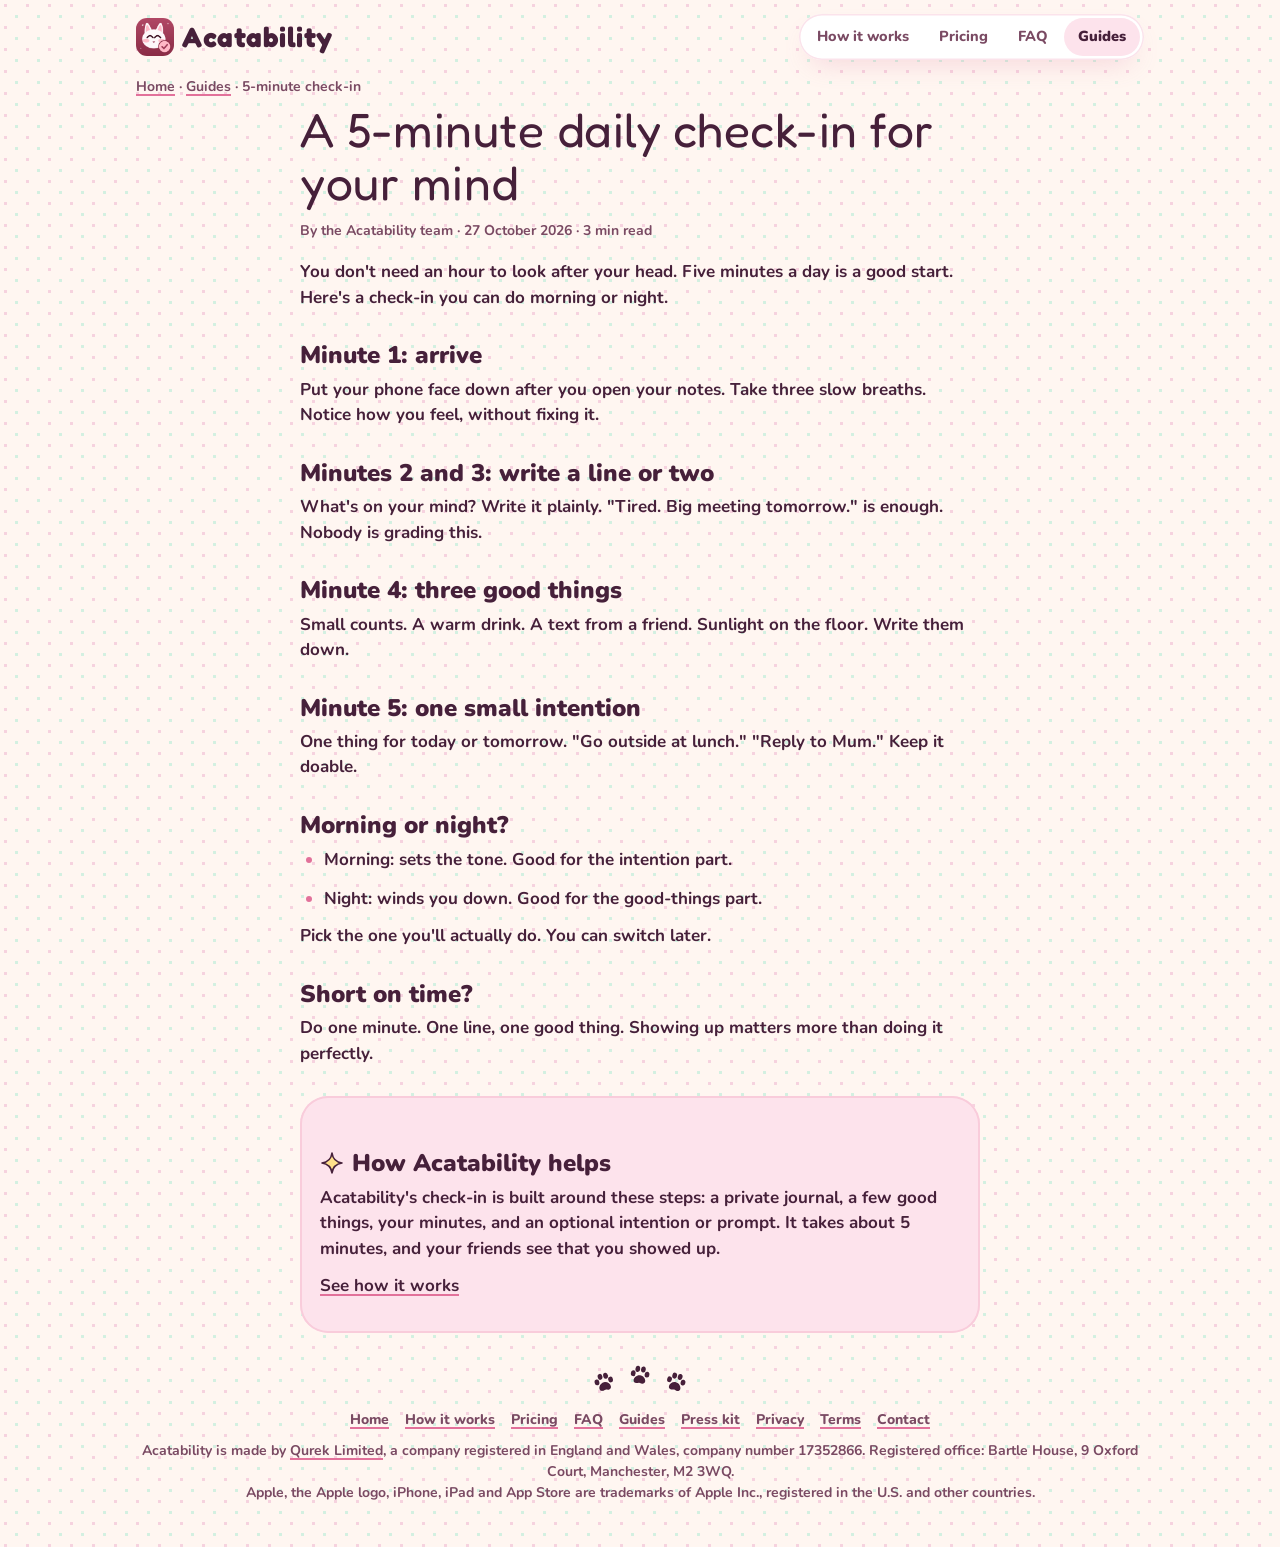
<file: acatability/guides/five-minute-check-in/index.html>
<!DOCTYPE html>
<html lang="en-GB">
<head>
  <meta charset="UTF-8" />
  <meta name="viewport" content="width=device-width, initial-scale=1.0" />
  <title>A 5-minute daily check-in for your mind | Acatability</title>
  <meta name="description" content="A simple 5-minute daily check-in you can do morning or night: arrive, write a line or two, note three good things and set one small intention." />
  <link rel="canonical" href="https://qurek.biz/acatability/guides/five-minute-check-in/" />
  <meta name="theme-color" content="#FFF6F1" media="(prefers-color-scheme: light)" />
  <meta name="theme-color" content="#2A1622" media="(prefers-color-scheme: dark)" />
  <meta property="og:site_name" content="Acatability" />
  <meta property="og:title" content="A 5-minute daily check-in for your mind | Acatability" />
  <meta property="og:description" content="A simple 5-minute daily check-in you can do morning or night: arrive, write a line or two, note three good things and set one small intention." />
  <meta property="og:url" content="https://qurek.biz/acatability/guides/five-minute-check-in/" />
  <meta property="og:type" content="article" />
  <meta property="og:image" content="https://qurek.biz/acatability/img/og.png" />
  <meta property="og:image:width" content="1200" />
  <meta property="og:image:height" content="630" />
  <meta name="twitter:card" content="summary_large_image" />
  <link rel="icon" type="image/png" href="/acatability/icon.png" />
  <link rel="apple-touch-icon" href="/acatability/icon.png" />
  <link rel="preconnect" href="https://fonts.googleapis.com" />
  <link rel="preconnect" href="https://fonts.gstatic.com" crossorigin />
  <link href="https://fonts.googleapis.com/css2?family=Chewy&family=Fredoka:wght@600;700&family=Nunito:wght@700;800;900&display=swap" rel="stylesheet" />
  <link rel="stylesheet" href="/acatability/site.css" />
  <script type="application/ld+json">
{
  "@context": "https://schema.org",
  "@graph": [
    {
      "@type": "Organization",
      "@id": "https://qurek.biz/#org",
      "name": "Qurek Limited",
      "url": "https://qurek.biz/",
      "email": "info@qurek.biz",
      "address": {
        "@type": "PostalAddress",
        "addressCountry": "GB"
      }
    },
    {
      "@type": "Article",
      "headline": "A 5-minute daily check-in for your mind",
      "description": "A simple 5-minute daily check-in you can do morning or night: arrive, write a line or two, note three good things and set one small intention.",
      "datePublished": "2026-11-27",
      "dateModified": "2026-11-27",
      "author": {
        "@id": "https://qurek.biz/#org"
      },
      "publisher": {
        "@id": "https://qurek.biz/#org"
      },
      "mainEntityOfPage": "https://qurek.biz/acatability/guides/five-minute-check-in/",
      "image": "https://qurek.biz/acatability/img/og.png",
      "inLanguage": "en-GB"
    },
    {
      "@type": "BreadcrumbList",
      "itemListElement": [
        {
          "@type": "ListItem",
          "position": 1,
          "name": "Acatability",
          "item": "https://qurek.biz/acatability/"
        },
        {
          "@type": "ListItem",
          "position": 2,
          "name": "Guides",
          "item": "https://qurek.biz/acatability/guides/"
        },
        {
          "@type": "ListItem",
          "position": 3,
          "name": "5-minute check-in",
          "item": "https://qurek.biz/acatability/guides/five-minute-check-in/"
        }
      ]
    }
  ]
}
  </script>
</head>
<body>
  <svg width="0" height="0" style="position:absolute" aria-hidden="true"><defs><symbol id="spark" viewBox="0 0 24 24"><path d="M12 2C12.8 8 16 11.2 22 12 16 12.8 12.8 16 12 22 11.2 16 8 12.8 2 12 8 11.2 11.2 8 12 2Z" fill="#FFE08A" stroke="#46203A" stroke-width="1.6" stroke-linejoin="round"/></symbol></defs></svg>
  <header class="site-head">
    <div class="wrap">
      <a class="logo" href="/acatability/"><img src="/acatability/icon.png" width="36" height="36" alt="" /><span class="logo-word">Acatability</span></a>
      <ul class="nav">
        <li><a href="/acatability/how-it-works/">How it works</a></li>
        <li><a href="/acatability/pricing/">Pricing</a></li>
        <li><a href="/acatability/faq/">FAQ</a></li>
        <li><a href="/acatability/guides/" aria-current="page">Guides</a></li>
      </ul>
    </div>
  </header>

  <main>

    <div class="wrap">
      <p class="crumbs"><a href="/acatability/">Home</a> · <a href="/acatability/guides/">Guides</a> · 5-minute check-in</p>
      <article class="article">
        <h1>A 5-minute daily check-in for your mind</h1>
        <p class="meta">By the Acatability team · 27 October 2026 · 3 min read</p>

        <p>You don't need an hour to look after your head. Five minutes a day is a good start. Here's a check-in you can do morning or night.</p>
        <h2>Minute 1: arrive</h2>
        <p>Put your phone face down after you open your notes. Take three slow breaths. Notice how you feel, without fixing it.</p>
        <h2>Minutes 2 and 3: write a line or two</h2>
        <p>What's on your mind? Write it plainly. "Tired. Big meeting tomorrow." is enough. Nobody is grading this.</p>
        <h2>Minute 4: three good things</h2>
        <p>Small counts. A warm drink. A text from a friend. Sunlight on the floor. Write them down.</p>
        <h2>Minute 5: one small intention</h2>
        <p>One thing for today or tomorrow. "Go outside at lunch." "Reply to Mum." Keep it doable.</p>
        <h2>Morning or night?</h2>
        <ul>
          <li><strong>Morning:</strong> sets the tone. Good for the intention part.</li>
          <li><strong>Night:</strong> winds you down. Good for the good-things part.</li>
        </ul>
        <p>Pick the one you'll actually do. You can switch later.</p>
        <h2>Short on time?</h2>
        <p>Do one minute. One line, one good thing. Showing up matters more than doing it perfectly.</p>
        <div class="note card tinted">
          <h2 class="h3"><svg class="spark-i" aria-hidden="true"><use href="#spark"/></svg> How Acatability helps</h2>
          <p>Acatability's check-in is built around these steps: a private journal, a few good things, your minutes, and an optional intention or prompt. It takes about 5 minutes, and your friends see that you showed up.</p>
          <p><a href="/acatability/how-it-works/">See how it works</a></p>
        </div>
      </article>
    </div>
  </main>

  <footer class="site-foot">
    <div class="wrap">
      <div class="paws" aria-hidden="true"><img src="/acatability/img/ui/paw.svg" alt="" width="26" height="26" /><img src="/acatability/img/ui/paw.svg" alt="" width="26" height="26" /><img src="/acatability/img/ui/paw.svg" alt="" width="26" height="26" /></div>
      <nav aria-label="Footer">
        <a href="/acatability/">Home</a>
        <a href="/acatability/how-it-works/">How it works</a>
        <a href="/acatability/pricing/">Pricing</a>
        <a href="/acatability/faq/">FAQ</a>
        <a href="/acatability/guides/">Guides</a>
        <a href="/acatability/press/">Press kit</a>
        <a href="https://niacod.github.io/acatability-legal/privacy">Privacy</a>
        <a href="https://niacod.github.io/acatability-legal/terms">Terms</a>
        <a href="mailto:info@qurek.biz">Contact</a>
      </nav>
      <p>Acatability is made by <a href="/">Qurek Limited</a>, a company registered in England and Wales, company number 17352866. Registered office: Bartle House, 9 Oxford Court, Manchester, M2 3WQ.</p>
      <p class="small">Apple, the Apple logo, iPhone, iPad and App Store are trademarks of Apple Inc., registered in the U.S. and other countries.</p>
    </div>
  </footer>
</body>
</html>
</file>
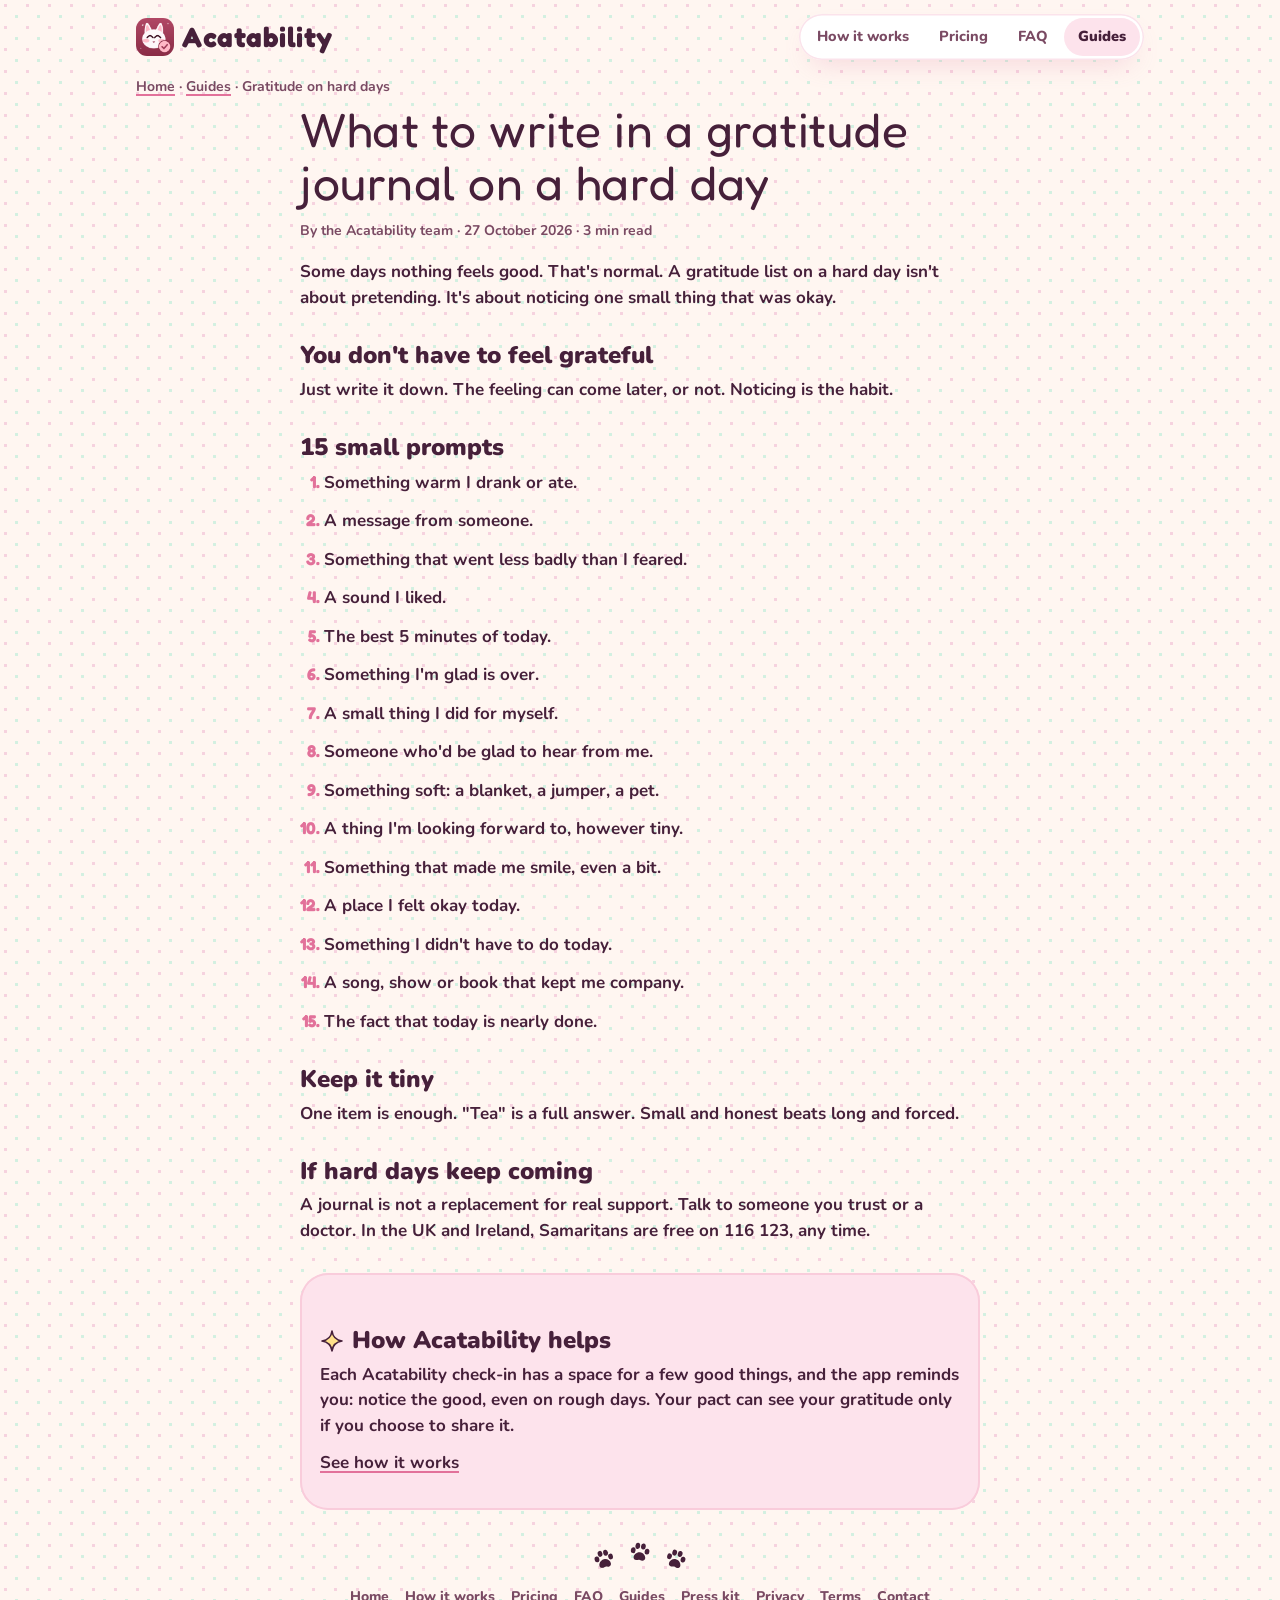
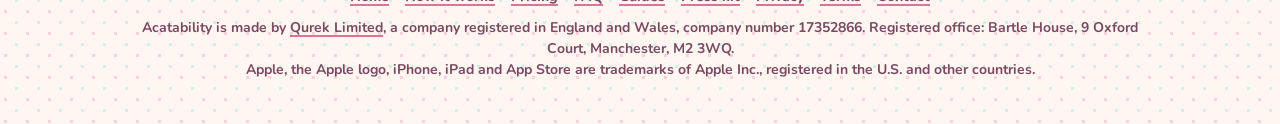
<file: acatability/guides/gratitude-on-hard-days/index.html>
<!DOCTYPE html>
<html lang="en-GB">
<head>
  <meta charset="UTF-8" />
  <meta name="viewport" content="width=device-width, initial-scale=1.0" />
  <title>What to write in a gratitude journal on a hard day | Acatability</title>
  <meta name="description" content="Gratitude prompts for hard days: small, honest things you can write down when nothing feels good, plus why it&#x27;s fine if you don&#x27;t feel grateful." />
  <link rel="canonical" href="https://qurek.biz/acatability/guides/gratitude-on-hard-days/" />
  <meta name="theme-color" content="#FFF6F1" media="(prefers-color-scheme: light)" />
  <meta name="theme-color" content="#2A1622" media="(prefers-color-scheme: dark)" />
  <meta property="og:site_name" content="Acatability" />
  <meta property="og:title" content="What to write in a gratitude journal on a hard day | Acatability" />
  <meta property="og:description" content="Gratitude prompts for hard days: small, honest things you can write down when nothing feels good, plus why it&#x27;s fine if you don&#x27;t feel grateful." />
  <meta property="og:url" content="https://qurek.biz/acatability/guides/gratitude-on-hard-days/" />
  <meta property="og:type" content="article" />
  <meta property="og:image" content="https://qurek.biz/acatability/img/og.png" />
  <meta property="og:image:width" content="1200" />
  <meta property="og:image:height" content="630" />
  <meta name="twitter:card" content="summary_large_image" />
  <link rel="icon" type="image/png" href="/acatability/icon.png" />
  <link rel="apple-touch-icon" href="/acatability/icon.png" />
  <link rel="preconnect" href="https://fonts.googleapis.com" />
  <link rel="preconnect" href="https://fonts.gstatic.com" crossorigin />
  <link href="https://fonts.googleapis.com/css2?family=Chewy&family=Fredoka:wght@600;700&family=Nunito:wght@700;800;900&display=swap" rel="stylesheet" />
  <link rel="stylesheet" href="/acatability/site.css" />
  <script type="application/ld+json">
{
  "@context": "https://schema.org",
  "@graph": [
    {
      "@type": "Organization",
      "@id": "https://qurek.biz/#org",
      "name": "Qurek Limited",
      "url": "https://qurek.biz/",
      "email": "info@qurek.biz",
      "address": {
        "@type": "PostalAddress",
        "addressCountry": "GB"
      }
    },
    {
      "@type": "Article",
      "headline": "What to write in a gratitude journal on a hard day",
      "description": "Gratitude prompts for hard days: small, honest things you can write down when nothing feels good, plus why it's fine if you don't feel grateful.",
      "datePublished": "2026-11-27",
      "dateModified": "2026-11-27",
      "author": {
        "@id": "https://qurek.biz/#org"
      },
      "publisher": {
        "@id": "https://qurek.biz/#org"
      },
      "mainEntityOfPage": "https://qurek.biz/acatability/guides/gratitude-on-hard-days/",
      "image": "https://qurek.biz/acatability/img/og.png",
      "inLanguage": "en-GB"
    },
    {
      "@type": "BreadcrumbList",
      "itemListElement": [
        {
          "@type": "ListItem",
          "position": 1,
          "name": "Acatability",
          "item": "https://qurek.biz/acatability/"
        },
        {
          "@type": "ListItem",
          "position": 2,
          "name": "Guides",
          "item": "https://qurek.biz/acatability/guides/"
        },
        {
          "@type": "ListItem",
          "position": 3,
          "name": "Gratitude on hard days",
          "item": "https://qurek.biz/acatability/guides/gratitude-on-hard-days/"
        }
      ]
    }
  ]
}
  </script>
</head>
<body>
  <svg width="0" height="0" style="position:absolute" aria-hidden="true"><defs><symbol id="spark" viewBox="0 0 24 24"><path d="M12 2C12.8 8 16 11.2 22 12 16 12.8 12.8 16 12 22 11.2 16 8 12.8 2 12 8 11.2 11.2 8 12 2Z" fill="#FFE08A" stroke="#46203A" stroke-width="1.6" stroke-linejoin="round"/></symbol></defs></svg>
  <header class="site-head">
    <div class="wrap">
      <a class="logo" href="/acatability/"><img src="/acatability/icon.png" width="36" height="36" alt="" /><span class="logo-word">Acatability</span></a>
      <ul class="nav">
        <li><a href="/acatability/how-it-works/">How it works</a></li>
        <li><a href="/acatability/pricing/">Pricing</a></li>
        <li><a href="/acatability/faq/">FAQ</a></li>
        <li><a href="/acatability/guides/" aria-current="page">Guides</a></li>
      </ul>
    </div>
  </header>

  <main>

    <div class="wrap">
      <p class="crumbs"><a href="/acatability/">Home</a> · <a href="/acatability/guides/">Guides</a> · Gratitude on hard days</p>
      <article class="article">
        <h1>What to write in a gratitude journal on a hard day</h1>
        <p class="meta">By the Acatability team · 27 October 2026 · 3 min read</p>

        <p>Some days nothing feels good. That's normal. A gratitude list on a hard day isn't about pretending. It's about noticing one small thing that was okay.</p>
        <h2>You don't have to feel grateful</h2>
        <p>Just write it down. The feeling can come later, or not. Noticing is the habit.</p>
        <h2>15 small prompts</h2>
        <ol>
          <li>Something warm I drank or ate.</li>
          <li>A message from someone.</li>
          <li>Something that went less badly than I feared.</li>
          <li>A sound I liked.</li>
          <li>The best 5 minutes of today.</li>
          <li>Something I'm glad is over.</li>
          <li>A small thing I did for myself.</li>
          <li>Someone who'd be glad to hear from me.</li>
          <li>Something soft: a blanket, a jumper, a pet.</li>
          <li>A thing I'm looking forward to, however tiny.</li>
          <li>Something that made me smile, even a bit.</li>
          <li>A place I felt okay today.</li>
          <li>Something I didn't have to do today.</li>
          <li>A song, show or book that kept me company.</li>
          <li>The fact that today is nearly done.</li>
        </ol>
        <h2>Keep it tiny</h2>
        <p>One item is enough. "Tea" is a full answer. Small and honest beats long and forced.</p>
        <h2>If hard days keep coming</h2>
        <p>A journal is not a replacement for real support. Talk to someone you trust or a doctor. In the UK and Ireland, Samaritans are free on 116 123, any time.</p>
        <div class="note card tinted">
          <h2 class="h3"><svg class="spark-i" aria-hidden="true"><use href="#spark"/></svg> How Acatability helps</h2>
          <p>Each Acatability check-in has a space for a few good things, and the app reminds you: notice the good, even on rough days. Your pact can see your gratitude only if you choose to share it.</p>
          <p><a href="/acatability/how-it-works/">See how it works</a></p>
        </div>
      </article>
    </div>
  </main>

  <footer class="site-foot">
    <div class="wrap">
      <div class="paws" aria-hidden="true"><img src="/acatability/img/ui/paw.svg" alt="" width="26" height="26" /><img src="/acatability/img/ui/paw.svg" alt="" width="26" height="26" /><img src="/acatability/img/ui/paw.svg" alt="" width="26" height="26" /></div>
      <nav aria-label="Footer">
        <a href="/acatability/">Home</a>
        <a href="/acatability/how-it-works/">How it works</a>
        <a href="/acatability/pricing/">Pricing</a>
        <a href="/acatability/faq/">FAQ</a>
        <a href="/acatability/guides/">Guides</a>
        <a href="/acatability/press/">Press kit</a>
        <a href="https://niacod.github.io/acatability-legal/privacy">Privacy</a>
        <a href="https://niacod.github.io/acatability-legal/terms">Terms</a>
        <a href="mailto:info@qurek.biz">Contact</a>
      </nav>
      <p>Acatability is made by <a href="/">Qurek Limited</a>, a company registered in England and Wales, company number 17352866. Registered office: Bartle House, 9 Oxford Court, Manchester, M2 3WQ.</p>
      <p class="small">Apple, the Apple logo, iPhone, iPad and App Store are trademarks of Apple Inc., registered in the U.S. and other countries.</p>
    </div>
  </footer>
</body>
</html>
</file>
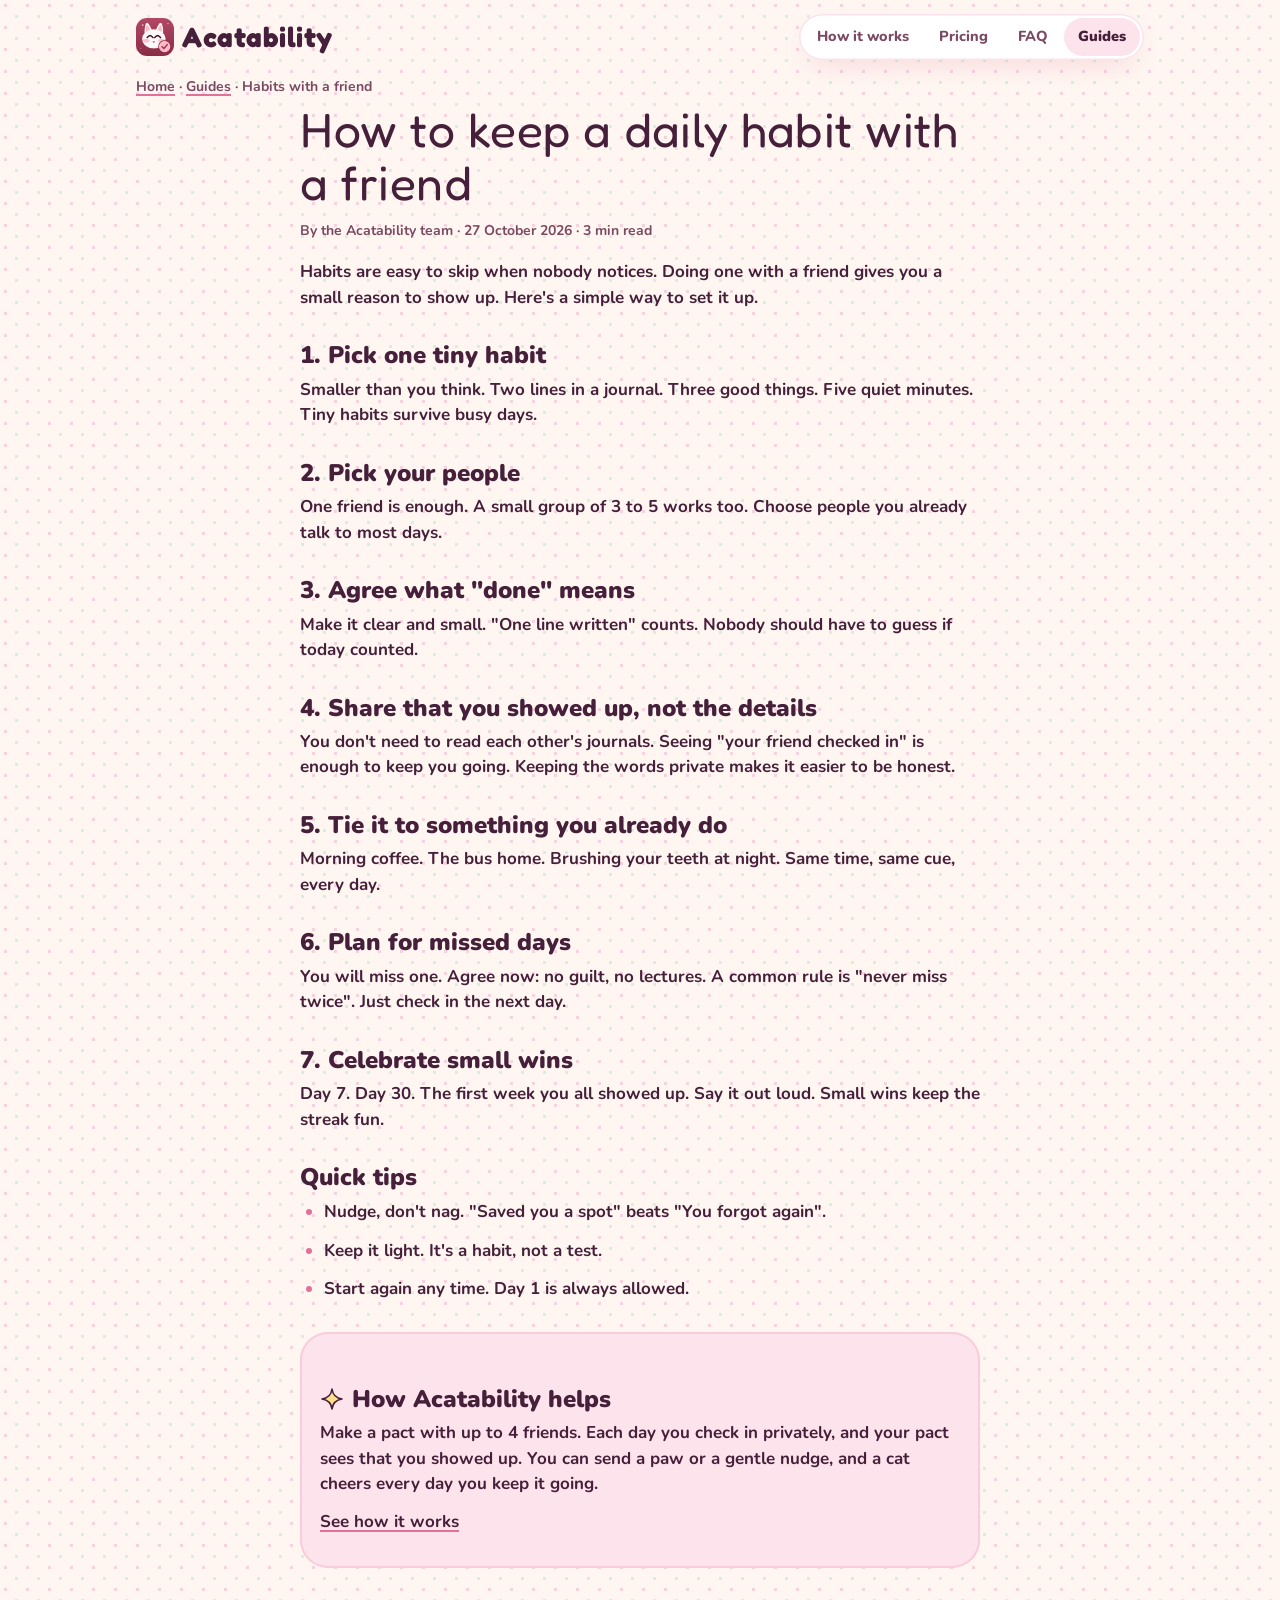
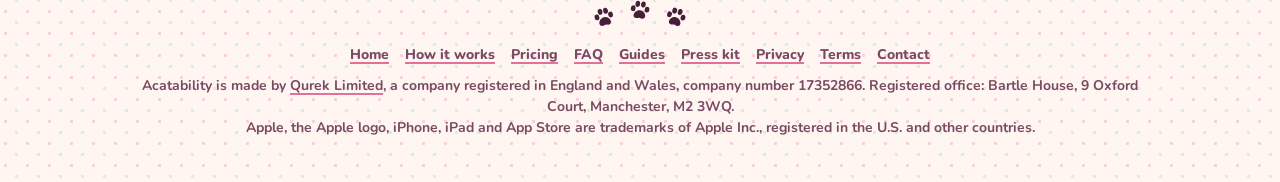
<file: acatability/guides/habit-with-a-friend/index.html>
<!DOCTYPE html>
<html lang="en-GB">
<head>
  <meta charset="UTF-8" />
  <meta name="viewport" content="width=device-width, initial-scale=1.0" />
  <title>How to keep a daily habit with a friend | Acatability</title>
  <meta name="description" content="A simple way to keep a small daily habit going with a friend: pick something tiny, agree what counts, share that you showed up (not the details) and plan for missed days." />
  <link rel="canonical" href="https://qurek.biz/acatability/guides/habit-with-a-friend/" />
  <meta name="theme-color" content="#FFF6F1" media="(prefers-color-scheme: light)" />
  <meta name="theme-color" content="#2A1622" media="(prefers-color-scheme: dark)" />
  <meta property="og:site_name" content="Acatability" />
  <meta property="og:title" content="How to keep a daily habit with a friend | Acatability" />
  <meta property="og:description" content="A simple way to keep a small daily habit going with a friend: pick something tiny, agree what counts, share that you showed up (not the details) and plan for missed days." />
  <meta property="og:url" content="https://qurek.biz/acatability/guides/habit-with-a-friend/" />
  <meta property="og:type" content="article" />
  <meta property="og:image" content="https://qurek.biz/acatability/img/og.png" />
  <meta property="og:image:width" content="1200" />
  <meta property="og:image:height" content="630" />
  <meta name="twitter:card" content="summary_large_image" />
  <link rel="icon" type="image/png" href="/acatability/icon.png" />
  <link rel="apple-touch-icon" href="/acatability/icon.png" />
  <link rel="preconnect" href="https://fonts.googleapis.com" />
  <link rel="preconnect" href="https://fonts.gstatic.com" crossorigin />
  <link href="https://fonts.googleapis.com/css2?family=Chewy&family=Fredoka:wght@600;700&family=Nunito:wght@700;800;900&display=swap" rel="stylesheet" />
  <link rel="stylesheet" href="/acatability/site.css" />
  <script type="application/ld+json">
{
  "@context": "https://schema.org",
  "@graph": [
    {
      "@type": "Organization",
      "@id": "https://qurek.biz/#org",
      "name": "Qurek Limited",
      "url": "https://qurek.biz/",
      "email": "info@qurek.biz",
      "address": {
        "@type": "PostalAddress",
        "addressCountry": "GB"
      }
    },
    {
      "@type": "Article",
      "headline": "How to keep a daily habit with a friend",
      "description": "A simple way to keep a small daily habit going with a friend: pick something tiny, agree what counts, share that you showed up (not the details) and plan for missed days.",
      "datePublished": "2026-11-27",
      "dateModified": "2026-11-27",
      "author": {
        "@id": "https://qurek.biz/#org"
      },
      "publisher": {
        "@id": "https://qurek.biz/#org"
      },
      "mainEntityOfPage": "https://qurek.biz/acatability/guides/habit-with-a-friend/",
      "image": "https://qurek.biz/acatability/img/og.png",
      "inLanguage": "en-GB"
    },
    {
      "@type": "BreadcrumbList",
      "itemListElement": [
        {
          "@type": "ListItem",
          "position": 1,
          "name": "Acatability",
          "item": "https://qurek.biz/acatability/"
        },
        {
          "@type": "ListItem",
          "position": 2,
          "name": "Guides",
          "item": "https://qurek.biz/acatability/guides/"
        },
        {
          "@type": "ListItem",
          "position": 3,
          "name": "Habits with a friend",
          "item": "https://qurek.biz/acatability/guides/habit-with-a-friend/"
        }
      ]
    }
  ]
}
  </script>
</head>
<body>
  <svg width="0" height="0" style="position:absolute" aria-hidden="true"><defs><symbol id="spark" viewBox="0 0 24 24"><path d="M12 2C12.8 8 16 11.2 22 12 16 12.8 12.8 16 12 22 11.2 16 8 12.8 2 12 8 11.2 11.2 8 12 2Z" fill="#FFE08A" stroke="#46203A" stroke-width="1.6" stroke-linejoin="round"/></symbol></defs></svg>
  <header class="site-head">
    <div class="wrap">
      <a class="logo" href="/acatability/"><img src="/acatability/icon.png" width="36" height="36" alt="" /><span class="logo-word">Acatability</span></a>
      <ul class="nav">
        <li><a href="/acatability/how-it-works/">How it works</a></li>
        <li><a href="/acatability/pricing/">Pricing</a></li>
        <li><a href="/acatability/faq/">FAQ</a></li>
        <li><a href="/acatability/guides/" aria-current="page">Guides</a></li>
      </ul>
    </div>
  </header>

  <main>

    <div class="wrap">
      <p class="crumbs"><a href="/acatability/">Home</a> · <a href="/acatability/guides/">Guides</a> · Habits with a friend</p>
      <article class="article">
        <h1>How to keep a daily habit with a friend</h1>
        <p class="meta">By the Acatability team · 27 October 2026 · 3 min read</p>

        <p>Habits are easy to skip when nobody notices. Doing one with a friend gives you a small reason to show up. Here's a simple way to set it up.</p>
        <h2>1. Pick one tiny habit</h2>
        <p>Smaller than you think. Two lines in a journal. Three good things. Five quiet minutes. Tiny habits survive busy days.</p>
        <h2>2. Pick your people</h2>
        <p>One friend is enough. A small group of 3 to 5 works too. Choose people you already talk to most days.</p>
        <h2>3. Agree what "done" means</h2>
        <p>Make it clear and small. "One line written" counts. Nobody should have to guess if today counted.</p>
        <h2>4. Share that you showed up, not the details</h2>
        <p>You don't need to read each other's journals. Seeing "your friend checked in" is enough to keep you going. Keeping the words private makes it easier to be honest.</p>
        <h2>5. Tie it to something you already do</h2>
        <p>Morning coffee. The bus home. Brushing your teeth at night. Same time, same cue, every day.</p>
        <h2>6. Plan for missed days</h2>
        <p>You will miss one. Agree now: no guilt, no lectures. A common rule is "never miss twice". Just check in the next day.</p>
        <h2>7. Celebrate small wins</h2>
        <p>Day 7. Day 30. The first week you all showed up. Say it out loud. Small wins keep the streak fun.</p>
        <h2>Quick tips</h2>
        <ul>
          <li>Nudge, don't nag. "Saved you a spot" beats "You forgot again".</li>
          <li>Keep it light. It's a habit, not a test.</li>
          <li>Start again any time. Day 1 is always allowed.</li>
        </ul>
        <div class="note card tinted">
          <h2 class="h3"><svg class="spark-i" aria-hidden="true"><use href="#spark"/></svg> How Acatability helps</h2>
          <p>Make a pact with up to 4 friends. Each day you check in privately, and your pact sees that you showed up. You can send a paw or a gentle nudge, and a cat cheers every day you keep it going.</p>
          <p><a href="/acatability/how-it-works/">See how it works</a></p>
        </div>
      </article>
    </div>
  </main>

  <footer class="site-foot">
    <div class="wrap">
      <div class="paws" aria-hidden="true"><img src="/acatability/img/ui/paw.svg" alt="" width="26" height="26" /><img src="/acatability/img/ui/paw.svg" alt="" width="26" height="26" /><img src="/acatability/img/ui/paw.svg" alt="" width="26" height="26" /></div>
      <nav aria-label="Footer">
        <a href="/acatability/">Home</a>
        <a href="/acatability/how-it-works/">How it works</a>
        <a href="/acatability/pricing/">Pricing</a>
        <a href="/acatability/faq/">FAQ</a>
        <a href="/acatability/guides/">Guides</a>
        <a href="/acatability/press/">Press kit</a>
        <a href="https://niacod.github.io/acatability-legal/privacy">Privacy</a>
        <a href="https://niacod.github.io/acatability-legal/terms">Terms</a>
        <a href="mailto:info@qurek.biz">Contact</a>
      </nav>
      <p>Acatability is made by <a href="/">Qurek Limited</a>, a company registered in England and Wales, company number 17352866. Registered office: Bartle House, 9 Oxford Court, Manchester, M2 3WQ.</p>
      <p class="small">Apple, the Apple logo, iPhone, iPad and App Store are trademarks of Apple Inc., registered in the U.S. and other countries.</p>
    </div>
  </footer>
</body>
</html>
</file>
<file: acatability/site.css>
/* Acatability website. Colours, fonts and shapes follow the app's design
   bible, "Macaron Stationery" (docs/design/macaron-stationery/DESIGN.md in
   the app repo): milk-paper ground with sprinkles, white cards, one pastel
   per area, squishy buttons, Chewy titles, Fredoka numbers, Nunito body.
   The dark values are the bible's "berry and plum" night mode. */

:root {
  --ink: #46203A;
  --ink-soft: #7A4A63;
  --ground: #FFF6F1;
  --paper: #FFFFFF;
  --line-soft: #FBE3EB;
  --input-border: #F2C3D3;
  --dashed: #EBCFD9;
  --on-pastel: #46203A;

  --straw: #F7A6C1;  --straw-l: #FDE3EC;  --straw-e: #E58AAB;  --straw-d: #E2719A;  --straw-b: #F9CCDB;
  --mint: #A8E6C8;   --mint-l: #E3F7EC;   --mint-e: #7FCFA9;   --mint-b: #BDEBD3;   --mint-t: #1F6B48;
  --butter: #FFE08A; --butter-l: #FFF4CC; --butter-e: #E9C55A; --butter-b: #F6E3A2;
  --lav: #CDBDFF;    --lav-l: #EEE8FF;    --lav-e: #AE9BF0;    --lav-b: #DDD2FF;    --lav-t: #5E3D57;
  --sky: #A9D8FF;    --sky-l: #E4F2FF;    --sky-e: #7FBDEB;    --sky-b: #CFE6FB;
  --peach: #FFC3A6;  --peach-l: #FFEADF;

  --hill: #FBD0DE;
  --dot-a: #F6D2DF;
  --dot-b: #D3F0E1;
  --card-shadow: 0 12px 28px -12px rgba(214, 110, 150, 0.30);
  --press-glow: rgba(229, 138, 171, 0.6);

  --title: "Chewy", "Fredoka", ui-rounded, sans-serif;
  --num: "Fredoka", ui-rounded, sans-serif;
  --body: "Nunito", ui-rounded, system-ui, -apple-system, sans-serif;
  color-scheme: light dark;
}
@media (prefers-color-scheme: dark) {
  :root:not([data-theme="light"]) {
    --ink: #FBE9F0; --ink-soft: #E6C9D6; --ground: #2A1622; --paper: #3D2234;
    --line-soft: #5A3A4E; --input-border: #5A3A4E; --dashed: #6A4A5E;
    --straw-l: #663F53; --straw-b: #7A4D63; --straw-e: #C9708F;
    --mint-l: #554D55; --mint-b: #66605F; --mint-t: #A8E6C8;
    --butter-l: #684C47; --butter-b: #7C5E50;
    --lav-l: #5D4461; --lav-b: #70567A; --lav-t: #E6DEFF;
    --sky-l: #554A61; --sky-b: #655A74; --peach-l: #6A4650;
    --hill: #7A4D63; --dot-a: #3A2231; --dot-b: #2F2430;
    --card-shadow: 0 12px 28px -12px rgba(0, 0, 0, 0.45);
  }
}
:root[data-theme="dark"] {
  --ink: #FBE9F0; --ink-soft: #E6C9D6; --ground: #2A1622; --paper: #3D2234;
  --line-soft: #5A3A4E; --input-border: #5A3A4E; --dashed: #6A4A5E;
  --straw-l: #663F53; --straw-b: #7A4D63; --straw-e: #C9708F;
  --mint-l: #554D55; --mint-b: #66605F; --mint-t: #A8E6C8;
  --butter-l: #684C47; --butter-b: #7C5E50;
  --lav-l: #5D4461; --lav-b: #70567A; --lav-t: #E6DEFF;
  --sky-l: #554A61; --sky-b: #655A74; --peach-l: #6A4650;
  --hill: #7A4D63; --dot-a: #3A2231; --dot-b: #2F2430;
  --card-shadow: 0 12px 28px -12px rgba(0, 0, 0, 0.45);
}

*, *::before, *::after { box-sizing: border-box; margin: 0; padding: 0; }
html { scroll-behavior: smooth; -webkit-text-size-adjust: 100%; }
@media (prefers-reduced-motion: reduce) { html { scroll-behavior: auto; } }

/* Sprinkles: pink and mint dots on a 22px grid, mint offset by half a cell. */
body {
  background-color: var(--ground);
  background-image:
    radial-gradient(circle at 5.5px 5.5px, var(--dot-a) 1.4px, transparent 1.9px),
    radial-gradient(circle at 16.5px 16.5px, var(--dot-b) 1.4px, transparent 1.9px);
  background-size: 22px 22px;
  color: var(--ink);
  font-family: var(--body);
  font-weight: 700;
  font-size: 17px;
  line-height: 1.5;
  -webkit-font-smoothing: antialiased;
  overflow-x: hidden;
}
img { max-width: 100%; height: auto; display: block; }
a { color: var(--ink); text-decoration-color: var(--straw-d); text-decoration-thickness: 2px; text-underline-offset: 3px; }
a:hover { text-decoration-color: var(--ink); }
a:focus-visible, button:focus-visible, summary:focus-visible {
  outline: 3px solid var(--straw-d); outline-offset: 3px; border-radius: 14px;
}

.wrap { width: 100%; max-width: 1040px; margin: 0 auto; padding: 0 16px; }
.narrow { max-width: 680px; }

/* Header: wordmark left, a little floating tab capsule right. */
.site-head { padding: 14px 0 6px; }
.site-head .wrap { display: flex; align-items: center; justify-content: space-between; gap: 12px; flex-wrap: wrap; }
.logo { display: flex; align-items: center; gap: 8px; text-decoration: none; color: var(--ink); }
.logo > img { width: 38px; height: 38px; border-radius: 11px; }
.logo-word { font-family: var(--title); font-size: 28px; line-height: 1; letter-spacing: .5px; }
.nav {
  display: flex; gap: 2px; list-style: none; overflow-x: auto; scrollbar-width: none; max-width: 100%;
  background: var(--paper); border-radius: 999px; padding: 4px;
  box-shadow: inset 0 0 0 1.5px var(--line-soft), var(--card-shadow);
}
.nav::-webkit-scrollbar { display: none; }
.nav a {
  display: block; white-space: nowrap; padding: 8px 14px; border-radius: 999px;
  color: var(--ink-soft); text-decoration: none; font-weight: 800; font-size: 14.5px;
}
.nav a:hover { background: var(--straw-l); color: var(--ink); }
.nav a[aria-current="page"] { background: var(--straw-l); color: var(--ink); font-weight: 900; }
@media (max-width: 560px) {
  .site-head .wrap { justify-content: center; }
  .nav { width: 100%; }
  .nav li { flex: 1; text-align: center; }
  .nav a { padding: 8px 10px; }
}

/* Type */
h1, h2, h3 { color: var(--ink); line-height: 1.1; }
h1, h2 { font-family: var(--title); font-weight: 400; letter-spacing: .5px; }
h1 { font-size: clamp(36px, 7.4vw, 56px); }
h2 { font-size: clamp(30px, 5vw, 42px); margin-bottom: 8px; }
h3 { font-family: var(--body); font-size: 20px; font-weight: 900; margin-bottom: 4px; line-height: 1.2; }
.lede { font-size: clamp(17px, 2.3vw, 19px); color: var(--ink-soft); max-width: 32em; line-height: 1.4; }
.muted { color: var(--ink-soft); }
.small { font-size: 14px; }
.eyebrow {
  color: var(--ink-soft); font-weight: 900; font-size: 13px; letter-spacing: .08em;
  text-transform: uppercase; margin-bottom: 6px;
}
.center { text-align: center; }
.center .lede { margin-left: auto; margin-right: auto; }
.sr-only { position: absolute; width: 1px; height: 1px; overflow: hidden; clip: rect(0 0 0 0); white-space: nowrap; }

/* Sticker text: white fill, thick ink outline, hard colour shadow. Hero moments only. */
.sticker {
  font-family: var(--title); font-weight: 400; letter-spacing: 1px; line-height: 1.05;
  color: #fff; -webkit-text-stroke: 8px #46203A; paint-order: stroke fill;
  text-shadow: 0 5px 0 var(--straw-d);
}

section { padding: 44px 0; }
.section-head { margin-bottom: 22px; }

/* ---- Hero: the Today card. Bunting, hill, cats on a cushion, a bubble, a sticker. ---- */
.hero { padding: 22px 0 28px; }
.hero-card {
  position: relative; background: var(--straw-l); border-radius: 34px; text-align: center;
  padding: 58px 22px 0; overflow: hidden; box-shadow: inset 0 0 0 2px var(--straw-b);
}
.bunting {
  position: absolute; left: 0; right: 0; top: 0; height: 46px;
  background: url("/acatability/img/ui/bunting.svg") repeat-x center top / auto 46px;
}
.hero-card > *:not(.bunting):not(.spark) { position: relative; }
.hero h1.sticker { font-size: clamp(54px, 13vw, 96px); margin: 0 auto 10px; }
.h1 { text-wrap: balance; font-family: var(--body); font-weight: 900; font-size: clamp(24px, 4.6vw, 34px); line-height: 1.15; max-width: 16em; margin: 0 auto 10px; }
.hero .lede { margin: 0 auto; }
.cta-row { display: flex; gap: 12px; justify-content: center; flex-wrap: wrap; margin-top: 22px; }
.app-badge { display: inline-flex; align-items: center; line-height: 0; }
.app-badge img { display: block; height: 48px; width: auto; }

.scene { margin-top: 18px; padding-top: 12px; }
.scene::before { /* the pink hill */
  content: ""; position: absolute; left: 0; right: 0; bottom: 0; height: 120px; background: var(--hill);
  border-radius: 50% 50% 0 0 / 60% 60% 0 0; transform: scaleX(1.25);
}
.scene-in { position: relative; display: flex; justify-content: center; }
.duo-wrap { position: relative; padding-bottom: 28px; --s: min(190px, 40vw); }
.cushion {
  position: absolute; left: 50%; bottom: 14px; width: calc(var(--s) * 1.75); height: 46px; transform: translateX(-50%);
  border-radius: 50%; background: var(--straw); box-shadow: inset 0 -6px 0 #EE8FB1, 0 6px 0 rgba(70, 32, 58, .07);
}
.cushion::after { content: ""; position: absolute; inset: 7px 12px 9px; border-radius: 50%; border: 2px dashed rgba(255, 255, 255, .85); }
.duo { z-index: 1; }

.speech {
  position: absolute; z-index: 2; background: #fff; color: #46203A; border: 2px solid #46203A; border-radius: 22px;
  padding: 12px 14px; font-weight: 800; font-size: 15px; line-height: 1.3; text-align: left; width: 168px;
  left: calc(100% - 6px); top: 6%;
}
.speech::after {
  content: ""; position: absolute; left: -9px; bottom: 20px; width: 14px; height: 14px; background: #fff;
  border-left: 2px solid #46203A; border-bottom: 2px solid #46203A; transform: rotate(45deg);
}
.spark { position: absolute; width: 18px; height: 18px; animation: twinkle 2.8s ease-in-out infinite; }
.hero-card .spark:nth-of-type(1) { left: 7%; top: 120px; }
.hero-card .spark:nth-of-type(2) { right: 9%; top: 190px; width: 14px; height: 14px; animation-delay: .8s; }
.hero-card .spark:nth-of-type(3) { left: 14%; bottom: 80px; width: 14px; height: 14px; animation-delay: 1.6s; }
@keyframes twinkle { 0%, 100% { opacity: .35; transform: scale(.75); } 50% { opacity: 1; transform: scale(1.1); } }

/* Die-cut sticker: white border, soft shadow, a little tilt. */
.die {
  display: inline-flex; align-items: center; gap: 6px; padding: 6px 12px 6px 9px;
  background: var(--butter); color: #46203A; border: 3px solid #fff; border-radius: 14px;
  box-shadow: 0 4px 10px rgba(70, 32, 58, .16); transform: rotate(-6deg);
  font-family: var(--num); font-weight: 700; font-size: 16px; line-height: 1.2; white-space: nowrap;
}
.die img { width: 16px; height: 16px; }
.hero .die { position: absolute; z-index: 3; left: 4%; bottom: 22px; }
@media (max-width: 760px) {
  .duo-wrap { display: flex; flex-direction: column; align-items: center; }
  .speech { order: -1; position: relative; left: auto; top: auto; width: auto; max-width: 250px; margin: 0 0 14px; }
  .speech::after { left: 34px; bottom: -8px; }
  .hero-card .spark:nth-of-type(2) { display: none; }
  .hero .die { left: 3%; bottom: 14px; font-size: 14px; }
}

/* Cat meet-up stage */
.stage-wrap { position: relative; width: 190px; margin: 34px auto 0; }
.stage {
  position: relative; display: block; width: 190px; height: 190px;
  background: none; border: 0; padding: 0; cursor: pointer; -webkit-tap-highlight-color: transparent;
}
.stage canvas { position: absolute; left: -45%; top: -45%; width: 190%; height: 190%; pointer-events: none; }
.bubble {
  position: absolute; left: 50%; bottom: calc(100% + 14px); transform: translateX(-50%);
  background: #fff; color: #46203A; border: 2px solid #46203A; border-radius: 22px;
  padding: 8px 14px; font-weight: 800; font-size: 15px; white-space: nowrap; min-height: 40px; min-width: 64px;
}
.bubble::after {
  content: ""; position: absolute; left: 50%; top: 100%; width: 14px; height: 14px; background: #fff;
  border-right: 2px solid #46203A; border-bottom: 2px solid #46203A; transform: translate(-50%, -7px) rotate(45deg);
}
.swatches { display: flex; justify-content: center; gap: 10px; margin: 6px 0 4px; }
.swatches button {
  width: 30px; height: 30px; border-radius: 50%; border: 3px solid #fff; box-shadow: 0 0 0 1.5px var(--input-border);
  background: var(--c); cursor: pointer; padding: 0; transition: transform .15s;
}
.swatches button[aria-pressed="true"] { box-shadow: 0 0 0 2.5px var(--straw-e); transform: scale(1.18); }

/* Buttons: squishy, with a soft 3D edge that shrinks when pressed. */
.button {
  display: inline-flex; align-items: center; justify-content: center; gap: 8px;
  min-height: 56px; padding: 12px 30px; border-radius: 999px; border: 0;
  background: var(--straw); color: var(--on-pastel);
  font-family: var(--num); font-weight: 700; font-size: 18px; text-decoration: none; cursor: pointer;
  box-shadow: inset 0 2px 0 rgba(255, 255, 255, .55), 0 5px 0 var(--straw-e), 0 12px 20px -8px var(--press-glow);
  transition: transform .2s cubic-bezier(.3, 1.6, .5, 1), box-shadow .2s ease;
}
.button:active {
  transform: translateY(3px);
  box-shadow: inset 0 2px 0 rgba(255, 255, 255, .55), 0 2px 0 var(--straw-e), 0 6px 12px -8px var(--press-glow);
}
.button.ghost {
  background: var(--paper); color: var(--ink);
  box-shadow: inset 0 0 0 2px var(--input-border), 0 4px 0 var(--input-border);
}
.button.ghost:active { box-shadow: inset 0 0 0 2px var(--input-border), 0 1px 0 var(--input-border); }
@media (prefers-reduced-motion: reduce) { .button, .button:active { transition: none; transform: none; } }

/* Cards: white with a soft pink border and shadow; tinted ones are flat. */
.card {
  position: relative; background: var(--paper); border-radius: 28px; padding: 22px 20px;
  box-shadow: inset 0 0 0 1.5px var(--line-soft), var(--card-shadow);
}
.card.tinted { background: var(--straw-l); box-shadow: inset 0 0 0 2px var(--straw-b); }
.card.lav { background: var(--lav-l); box-shadow: inset 0 0 0 2px var(--lav-b); }
.card.mint { background: var(--mint-l); box-shadow: inset 0 0 0 2px var(--mint-b); }
.card.butter { background: var(--butter-l); box-shadow: inset 0 0 0 2px var(--butter-b); }
.card.sky { background: var(--sky-l); box-shadow: inset 0 0 0 2px var(--sky-b); }
.washi::before {
  content: ""; position: absolute; top: -11px; left: 50%; width: 88px; height: 24px; margin-left: -44px;
  transform: rotate(-5deg); border-radius: 2px; box-shadow: 0 1px 3px rgba(70, 32, 58, .12);
  background: repeating-linear-gradient(45deg, rgba(247, 166, 193, .9) 0 6px, rgba(253, 227, 236, .95) 6px 12px);
}
.washi.lav::before { background: repeating-linear-gradient(45deg, rgba(205, 189, 255, .9) 0 6px, rgba(238, 232, 255, .95) 6px 12px); }
.grid { display: grid; gap: 16px; }
@media (min-width: 640px) { .grid.two { grid-template-columns: repeat(2, 1fr); } }
@media (min-width: 900px) { .grid.three { grid-template-columns: repeat(3, 1fr); } .grid.four { grid-template-columns: repeat(4, 1fr); } }
@media (min-width: 640px) and (max-width: 899px) { .grid.three, .grid.four { grid-template-columns: repeat(2, 1fr); } }

/* Icon tiles: one pastel per area, a little tilt. */
.icon {
  width: 48px; height: 48px; border-radius: 16px; background: var(--straw); color: #46203A;
  display: grid; place-items: center; margin-bottom: 12px; transform: rotate(-5deg);
  box-shadow: inset 0 0 0 2px rgba(255, 255, 255, .55);
}
.icon.sky { background: var(--sky); }
.icon.lav { background: var(--lav); }
.icon.butter { background: var(--butter); }
.icon.mint { background: var(--mint); }
.icon.peach { background: var(--peach); }
.icon svg { width: 25px; height: 25px; stroke-width: 2.2; }
.feature p { color: var(--ink-soft); font-size: 16px; line-height: 1.4; }

/* Phone screenshots */
.phone {
  border-radius: 34px; border: 6px solid #46203A; overflow: hidden; background: var(--ground);
  box-shadow: 0 18px 34px -14px rgba(214, 110, 150, .55);
}
.steps { display: grid; gap: 22px; justify-items: stretch; }
.step {
  --t: var(--straw-l); --tb: var(--straw-b); --n: var(--straw);
  background: var(--t); box-shadow: inset 0 0 0 2px var(--tb); border-radius: 30px;
  padding: 20px 16px 22px; text-align: center; display: flex; flex-direction: column; align-items: center;
}
.step:nth-child(2) { --t: var(--lav-l); --tb: var(--lav-b); --n: var(--lav); }
.step:nth-child(3) { --t: var(--mint-l); --tb: var(--mint-b); --n: var(--mint); }
.step .num {
  width: 44px; height: 44px; border-radius: 50%; background: var(--n); color: #46203A;
  border: 3px solid #fff; box-shadow: 0 4px 10px rgba(70, 32, 58, .16);
  display: grid; place-items: center; margin: 0 auto 8px; font-family: var(--num); font-weight: 700; font-size: 22px;
}
.step p { color: var(--ink-soft); font-size: 15px; margin: 2px 0 14px; line-height: 1.35; }
.step .phone { width: 100%; max-width: 250px; }
@media (min-width: 820px) { .steps { grid-template-columns: repeat(3, 1fr); align-items: start; gap: 18px; } }

/* Split rows (text + phone) */
.split { display: grid; gap: 26px; align-items: center; }
.split .phone { width: 100%; max-width: 270px; margin: 0 auto; }
@media (min-width: 820px) {
  .split { grid-template-columns: 1.2fr 1fr; gap: 48px; }
  .split.flip > :first-child { order: 2; }
}
.ticks { list-style: none; display: grid; gap: 10px; margin-top: 14px; }
.ticks li { display: flex; gap: 10px; align-items: flex-start; }
.ticks li::before {
  content: ""; flex: none; width: 24px; height: 24px; margin-top: 1px; border-radius: 50%;
  background: var(--mint) url("data:image/svg+xml,%3Csvg xmlns='http://www.w3.org/2000/svg' viewBox='0 0 24 24' fill='none' stroke='%2346203A' stroke-width='3.4' stroke-linecap='round' stroke-linejoin='round'%3E%3Cpath d='M5.5 12.5l4.5 4.5 8.5-9'/%3E%3C/svg%3E") center / 15px no-repeat;
  box-shadow: 0 0 0 2px #fff, 0 0 0 3.5px var(--mint-e);
  margin-right: 2px;
}

/* Pricing */
.price-card { display: flex; flex-direction: column; gap: 6px; }
.price { font-family: var(--num); font-size: 44px; font-weight: 700; color: var(--ink); line-height: 1.1; }
.price small { font-family: var(--body); font-size: 16px; color: var(--ink-soft); font-weight: 800; }
.price-card .ticks { margin-top: 8px; font-size: 16px; }
.price-card.best { box-shadow: 0 0 0 3px var(--straw), var(--card-shadow); }
.price-card.gold { background: var(--butter-l); box-shadow: inset 0 0 0 2px var(--butter-b); }
.tag, .ribbon-tag {
  align-self: flex-start; display: inline-flex; align-items: center; gap: 6px; padding: 5px 18px 5px 12px;
  background: var(--butter); color: #46203A; font-family: var(--num); font-weight: 700; font-size: 14px;
  clip-path: polygon(0 0, 100% 0, calc(100% - 9px) 50%, 100% 100%, 0 100%); transform: rotate(-3deg);
}

/* FAQ */
.faq { display: grid; gap: 12px; }
.faq details { background: var(--paper); border-radius: 22px; padding: 0 18px; box-shadow: inset 0 0 0 1.5px var(--line-soft), var(--card-shadow); }
.faq summary {
  cursor: pointer; list-style: none; padding: 15px 0; font-weight: 900; font-size: 18px;
  display: flex; justify-content: space-between; gap: 12px; align-items: center;
}
.faq summary::-webkit-details-marker { display: none; }
.faq summary::after {
  content: "+"; flex: none; width: 30px; height: 30px; border-radius: 50%; background: var(--straw);
  color: #46203A; display: grid; place-items: center; font-family: var(--num); font-weight: 700; font-size: 22px; line-height: 1;
}
.faq details[open] summary::after { content: "–"; background: var(--mint); }
.faq details[open] summary { border-bottom: 2px dashed var(--dashed); margin-bottom: 12px; }
.faq details p { padding: 0 0 16px; color: var(--ink-soft); }
.faq details p + p { margin-top: -6px; }

/* Articles (guides) */
.article { max-width: 680px; margin: 0 auto; }
.article h1 { font-size: clamp(34px, 6.4vw, 48px); margin: 6px 0 12px; }
.article h2 { font-family: var(--body); font-weight: 900; letter-spacing: 0; font-size: 24px; margin: 32px 0 8px; }
.article p, .article li { margin-bottom: 12px; }
.article ol, .article ul { padding-left: 24px; }
.article li::marker { color: var(--straw-d); font-family: var(--num); font-weight: 700; }
.article .meta { color: var(--ink-soft); font-size: 14px; margin-bottom: 18px; }
.article .note { margin: 30px 0 0; }
.crumbs { font-size: 14px; color: var(--ink-soft); padding-top: 10px; }
.crumbs a { color: var(--ink-soft); }

/* Page titles: a tilted icon tile, a Chewy title and a bow. */
.page-title { display: flex; align-items: center; gap: 12px; margin: 18px 0 10px; }
.page-title .tile {
  width: 54px; height: 54px; border-radius: 18px; background: var(--straw); color: #46203A; flex: none;
  display: grid; place-items: center; transform: rotate(-5deg); box-shadow: inset 0 0 0 2px rgba(255, 255, 255, .55);
}
.page-title .tile svg { width: 30px; height: 30px; stroke-width: 2.2; }
.page-title .bow { width: 38px; height: auto; align-self: flex-start; transform: rotate(-8deg); }

/* Waitlist */
#tally-wrap iframe { width: 100%; border: 0; min-height: 420px; }
@media (prefers-color-scheme: dark) {
  #tally-wrap:not(:empty) { background: #FFF6F1; border-radius: 18px; padding: 12px 8px 4px; }
}

/* Footer */
.site-foot { padding: 36px 0 44px; text-align: center; color: var(--ink-soft); font-size: 14px; }
.site-foot nav { display: flex; flex-wrap: wrap; justify-content: center; gap: 6px 16px; margin-bottom: 10px; font-weight: 800; }
.site-foot a { color: var(--ink-soft); }
.paws { display: flex; justify-content: center; align-items: flex-end; gap: 10px; margin-bottom: 14px; }
.paws img { width: 26px; height: 26px; }
.paws img:nth-child(1) { transform: rotate(-12deg); }
.paws img:nth-child(2) { transform: translateY(-7px) rotate(6deg); }
.paws img:nth-child(3) { transform: rotate(14deg); }
main, .site-head, .site-foot { position: relative; z-index: 1; }

/* ---- Odds and ends ---- */
.h3 { font-family: var(--body); font-size: 20px; font-weight: 900; margin-bottom: 4px; display: flex; align-items: center; gap: 8px; letter-spacing: 0; }
.spark-i { width: 1em; height: 1em; flex: none; vertical-align: -0.12em; }
.meet .section-head { margin-bottom: 0; }
.meet .stage-wrap { margin-top: 78px; }
.guide-card { display: flex; flex-direction: column; gap: 6px; text-decoration: none; color: var(--ink); transition: transform .2s cubic-bezier(.3, 1.6, .5, 1); }
.guide-card:hover { transform: translateY(-3px) rotate(-.6deg); }
.guide-card .spark-i { font-size: 30px; }
.facts { display: grid; grid-template-columns: max-content 1fr; gap: 8px 16px; margin-top: 8px; }
.facts dt { font-weight: 900; color: var(--ink); }
@media (max-width: 480px) { .facts { grid-template-columns: 1fr; gap: 2px; } .facts dd { margin-bottom: 8px; } }
.press-assets .card { display: flex; flex-direction: column; gap: 10px; align-items: center; text-decoration: none; color: var(--ink); font-weight: 800; }
.press-assets img { max-height: 220px; width: auto; border-radius: 14px; }
.join-code { font-family: var(--num); font-size: 48px; font-weight: 700; letter-spacing: .14em; margin: 14px 0; }

/* ---- Compact on phones (owner: neat, no extra padding) ---- */
@media (max-width: 639px) {
  section { padding: 30px 0; }
  .hero-card { padding: 54px 16px 0; border-radius: 30px; }
  .grid.four { grid-template-columns: 1fr 1fr; gap: 10px; }
  .grid.four .card.feature { padding: 14px 12px; border-radius: 22px; }
  .grid.four .feature .icon { width: 38px; height: 38px; border-radius: 13px; margin-bottom: 8px; }
  .grid.four .feature .icon svg { width: 21px; height: 21px; }
  .grid.four .feature h3 { font-size: 16px; }
  .grid.four .feature p { font-size: 14px; line-height: 1.35; }
  /* The 3 steps become a swipeable row. */
  .steps {
    grid-auto-flow: column; grid-auto-columns: 78%; gap: 14px;
    overflow-x: auto; scroll-snap-type: x mandatory; padding: 4px 16px 16px; margin: 0 -16px;
    scrollbar-width: none;
  }
  .steps::-webkit-scrollbar { display: none; }
  .step { scroll-snap-align: center; }
  .split .phone { max-width: 230px; }
  .swipe-hint { display: block; }
}
.swipe-hint { display: none; text-align: center; color: var(--ink-soft); font-size: 13px; margin-top: -4px; }
@media (prefers-reduced-motion: reduce) { .spark, .duo, .duo-heart { animation: none; } }

/* ---- Hero duo: two cats touching heads (the app's sign-in) ---- */
.duo {
  --s: min(190px, 40vw);
  position: relative; width: calc(var(--s) * 206 / 130); height: var(--s); margin: 0 auto;
  transform-origin: 50% 100%; animation: rock 1.6s ease-in-out infinite alternate;
}
@keyframes rock { from { transform: rotate(-2.5deg); } to { transform: rotate(2.5deg); } }
.duo-cat { position: absolute; top: 0; left: 50%; width: var(--s); height: var(--s); margin-left: calc(var(--s) / -2); }
.duo-cat.right { transform: translateX(calc(var(--s) * 38 / 130)); }
.duo-cat.left { transform: translateX(calc(var(--s) * -38 / 130)) scaleX(-1); }
.duo-cat canvas { position: absolute; left: -45%; top: -45%; width: 190%; height: 190%; pointer-events: none; }
.duo-heart {
  --h: calc(var(--s) * 22 / 130);
  position: absolute; left: 50%; top: calc(var(--s) * 0.04); width: var(--h); height: var(--h);
  margin: calc(var(--h) / -2) 0 0 calc(var(--h) / -2);
  animation: nuzzle-heart 2.6s linear infinite;
}
@keyframes nuzzle-heart {
  0%   { opacity: 0; transform: translateY(0) scale(.4); }
  15%  { opacity: 1; transform: translateY(-6px) scale(1); }
  40%  { opacity: 1; }
  65%  { opacity: 0; transform: translateY(-30px) scale(1); }
  100% { opacity: 0; transform: translateY(-30px) scale(1); }
}

/* Screenshot gallery: a swipe strip of real app screens */
.gallery {
  display: grid; grid-auto-flow: column; grid-auto-columns: 62%; gap: 16px;
  overflow-x: auto; scroll-snap-type: x mandatory; padding: 6px 16px 18px; margin: 0 -16px;
  scrollbar-width: none;
}
.gallery::-webkit-scrollbar { display: none; }
.shot { scroll-snap-align: center; text-align: center; }
.shot .phone { width: 100%; height: auto; }
.gallery + .swipe-hint { display: block; margin-top: 0; }
.shot figcaption { margin-top: 10px; font-family: var(--num); font-weight: 600; font-size: 16px; color: var(--ink); }
@media (min-width: 560px) { .gallery { grid-auto-columns: 40%; } }
@media (min-width: 820px) {
  .gallery { grid-auto-flow: row; grid-template-columns: repeat(3, 1fr); overflow: visible; margin: 0; padding: 6px 0 0; gap: 28px 22px; }
  .gallery + .swipe-hint { display: none; }
}
</file>
